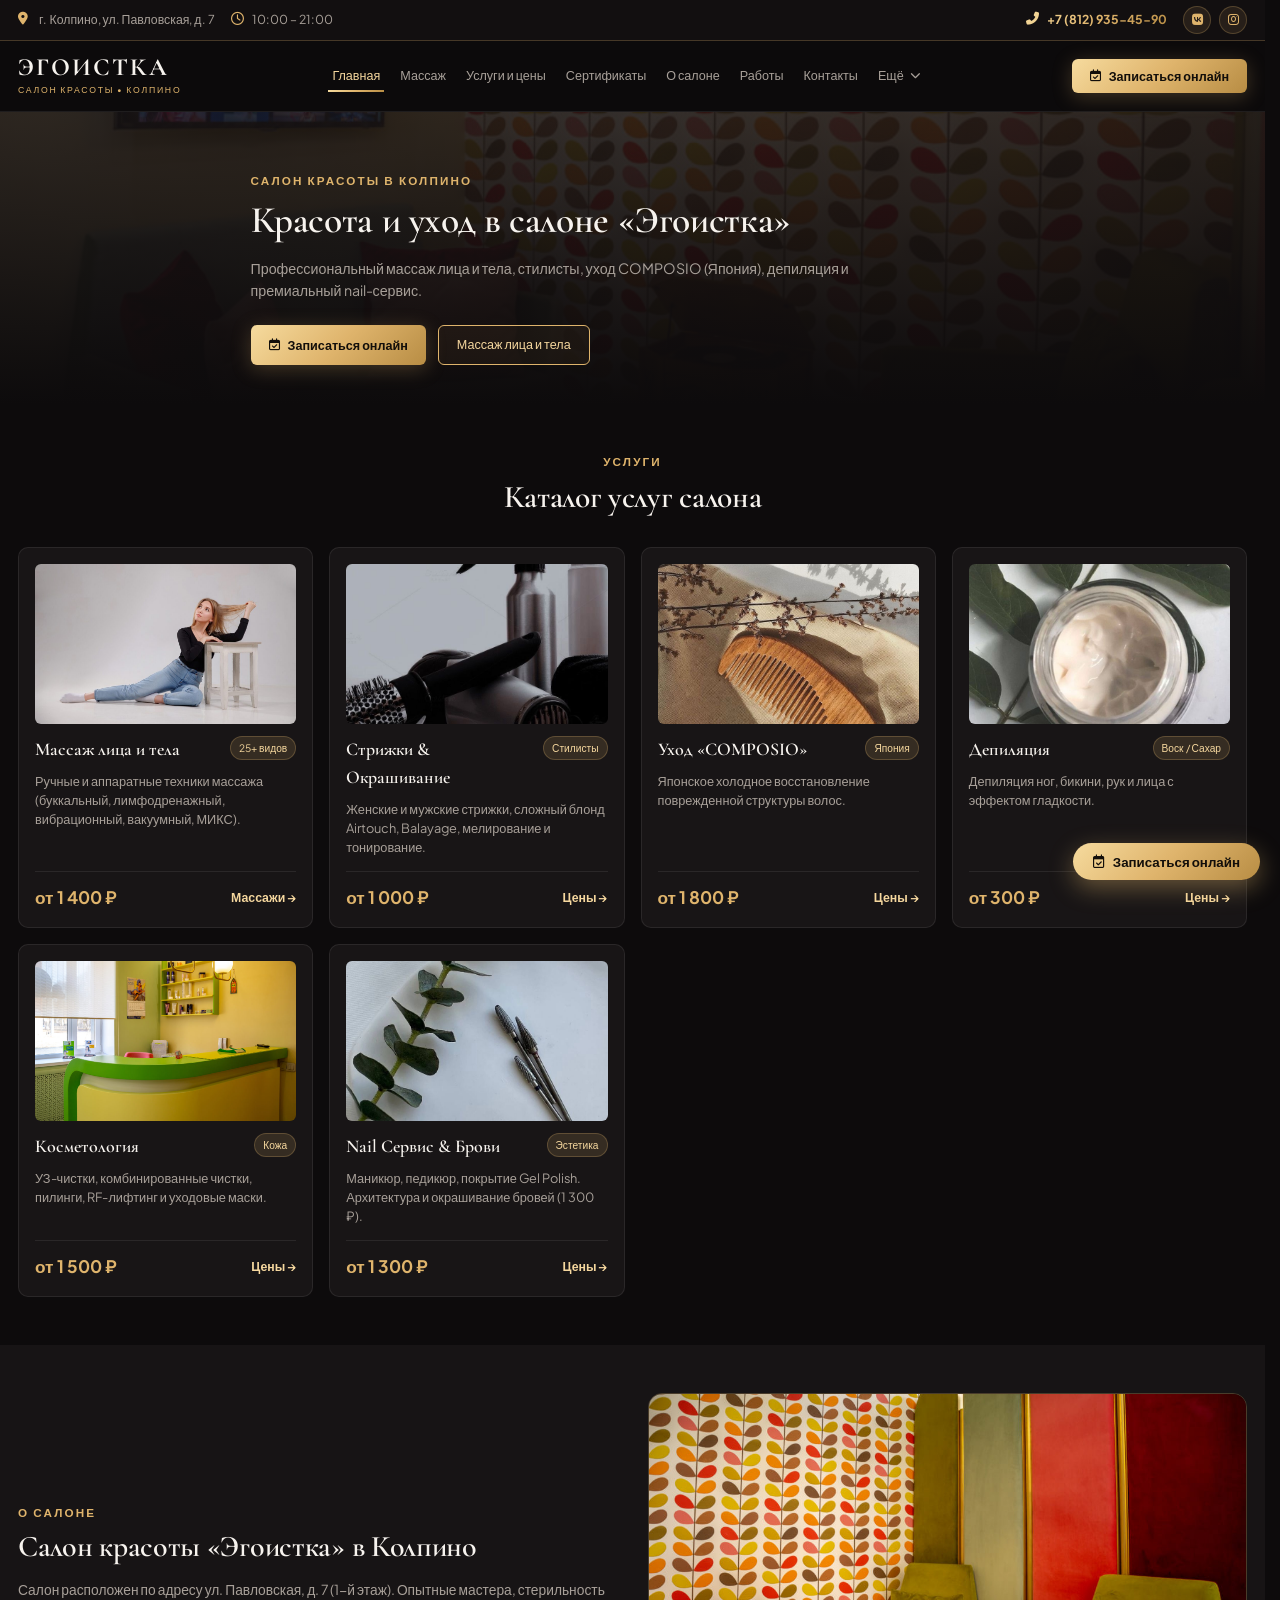
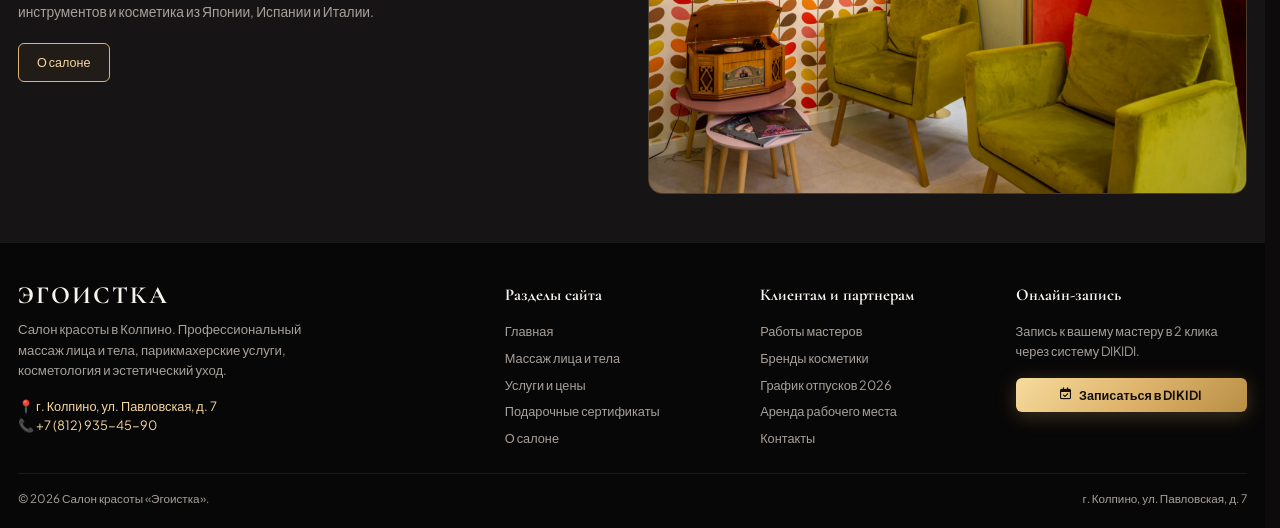
<file: index.html>
<!DOCTYPE html>
<html lang="ru">
<head>
  <meta charset="UTF-8">
  <meta name="viewport" content="width=device-width, initial-scale=1.0">
  <title>Салон красоты "Эгоистка" — Колпино | Массаж, Косметология, Стилисты</title>
  <meta name="description" content="Салон красоты Эгоистка в Колпино. Профессиональный массаж лица и тела, парикмахерские услуги, уход COMPOSIO Япония, депиляция, nail-сервис. Ул. Павловская, д. 7. Телефон: +7 (812) 935-45-90.">
  
  <link rel="stylesheet" href="https://cdnjs.cloudflare.com/ajax/libs/font-awesome/6.4.0/css/all.min.css">
  <link rel="stylesheet" href="style.css">
  <script src="app.js" defer></script>
</head>
<body>

  <!-- Top Contact & Social Bar -->
  <div class="top-bar">
    <div class="container top-bar-inner">
      <div class="top-bar-info">
        <div class="top-bar-item">
          <i class="fas fa-map-marker-alt"></i>
          <span class="address-text">г. Колпино, ул. Павловская, д. 7</span>
        </div>
        <div class="top-bar-item">
          <i class="far fa-clock"></i>
          <span>10:00 – 21:00</span>
        </div>
      </div>
      <div class="top-bar-info">
        <a href="tel:+78129354590" class="top-bar-item gold-text" style="font-weight: 700;">
          <i class="fas fa-phone-alt"></i> +7 (812) 935-45-90
        </a>
        <div class="social-links">
          <a href="https://vk.com/egoistka_kolpino" target="_blank" class="social-icon" title="ВКонтакте">
            <i class="fab fa-vk"></i>
          </a>
          <a href="https://www.instagram.com/salon_egoistcka" target="_blank" class="social-icon" title="Instagram">
            <i class="fab fa-instagram"></i>
          </a>
        </div>
      </div>
    </div>
  </div>

  <!-- Header Navigation -->
  <header class="header">
    <div class="container header-inner">
      <a href="index.html" class="logo-brand">
        <span class="logo-title">ЭГОИСТКА</span>
        <span class="logo-sub">САЛОН КРАСОТЫ • КОЛПИНО</span>
      </a>

      <nav>
        <ul class="nav-menu">
          <li><a href="index.html" class="nav-link active">Главная</a></li>
          <li><a href="massazh-lica-i-tela.html" class="nav-link">Массаж</a></li>
          <li><a href="services.html" class="nav-link">Услуги и цены</a></li>
          <li><a href="bonusy.html" class="nav-link">Сертификаты</a></li>
          <li><a href="nash-salon.html" class="nav-link">О салоне</a></li>
          <li><a href="raboty.html" class="nav-link">Работы</a></li>
          <li><a href="contacts.html" class="nav-link">Контакты</a></li>
          <li class="nav-dropdown">
            <a href="#" class="nav-link">Ещё <i class="fas fa-chevron-down" style="font-size: 0.7rem; margin-left: 2px;"></i></a>
            <ul class="dropdown-menu">
              <li class="dropdown-item"><a href="brendy.html"><i class="fas fa-award"></i> Бренды косметики</a></li>
              <li class="dropdown-item"><a href="grafik-otpuskov.html"><i class="far fa-calendar-alt"></i> График отпусков 2026</a></li>
              <li class="dropdown-item"><a href="arenda-rabochego-mesta.html"><i class="fas fa-chair"></i> Аренда рабочего места</a></li>
            </ul>
          </li>
          <li class="mobile-only-btn" style="width: 100%; margin-top: 12px;">
            <button class="btn-primary btn-dikidi" style="width: 100%; justify-content: center;"><i class="far fa-calendar-check"></i> Записаться онлайн</button>
          </li>
        </ul>
      </nav>

      <button class="btn-primary btn-dikidi desktop-only-btn">
        <i class="far fa-calendar-check"></i> Записаться онлайн
      </button>

      <div class="mobile-toggle">
        <span></span>
        <span></span>
        <span></span>
      </div>
    </div>
  </header>

  <main>
    <!-- Hero Section Optimized for Mobile -->
    <section class="section" style="background: linear-gradient(180deg, rgba(23, 20, 21, 0.85) 0%, var(--bg-dark) 100%), url('assets/orig/salon1.jpg') center/cover no-repeat; padding: 60px 0 40px;">
      <div class="container" style="max-width: 800px;">
        <span class="section-subtitle">Салон красоты в Колпино</span>
        <h1 class="serif-title page-title" style="font-size: 2.5rem; line-height: 1.2; margin-bottom: 14px;">Красота и уход в салоне «Эгоистка»</h1>
        <p class="page-subtitle" style="font-size: 0.95rem; color: var(--text-muted); margin-bottom: 24px; max-width: 620px;">
          Профессиональный массаж лица и тела, стилисты, уход COMPOSIO (Япония), депиляция и премиальный nail-сервис.
        </p>
        <div style="display: flex; gap: 12px; flex-wrap: wrap;">
          <button class="btn-primary btn-dikidi"><i class="far fa-calendar-check"></i> Записаться онлайн</button>
          <a href="massazh-lica-i-tela.html" class="btn-outline">Массаж лица и тела</a>
        </div>
      </div>
    </section>

    <!-- Main Categories Overview Grid -->
    <section class="section">
      <div class="container">
        <div class="section-header">
          <span class="section-subtitle">Услуги</span>
          <h2 class="section-title serif-title">Каталог услуг салона</h2>
        </div>

        <div class="services-grid">
          
          <div class="service-card">
            <div style="border-radius: var(--radius-sm); overflow: hidden; height: 160px; margin-bottom: 12px;">
              <img src="assets/orig/massage1.jpg" alt="Массаж лица и тела" style="width: 100%; height: 100%; object-fit: cover;">
            </div>
            <div class="service-header">
              <h3 class="service-name">Массаж лица и тела</h3>
              <span class="service-badge">25+ видов</span>
            </div>
            <p class="service-desc">Ручные и аппаратные техники массажа (буккальный, лимфодренажный, вибрационный, вакуумный, МИКС).</p>
            <div class="service-footer">
              <span class="service-price">от 1 400 ₽</span>
              <a href="massazh-lica-i-tela.html" class="service-action-btn">Массажи &rarr;</a>
            </div>
          </div>

          <div class="service-card">
            <div style="border-radius: var(--radius-sm); overflow: hidden; height: 160px; margin-bottom: 12px;">
              <img src="assets/orig/parikmaher.jpg" alt="Парикмахерский зал" style="width: 100%; height: 100%; object-fit: cover;">
            </div>
            <div class="service-header">
              <h3 class="service-name">Стрижки & Окрашивание</h3>
              <span class="service-badge">Стилисты</span>
            </div>
            <p class="service-desc">Женские и мужские стрижки, сложный блонд Airtouch, Balayage, мелирование и тонирование.</p>
            <div class="service-footer">
              <span class="service-price">от 1 000 ₽</span>
              <a href="services.html" class="service-action-btn">Цены &rarr;</a>
            </div>
          </div>

          <div class="service-card">
            <div style="border-radius: var(--radius-sm); overflow: hidden; height: 160px; margin-bottom: 12px;">
              <img src="assets/orig/uhod.jpg" alt="Уход COMPOSIO Япония" style="width: 100%; height: 100%; object-fit: cover;">
            </div>
            <div class="service-header">
              <h3 class="service-name">Уход «COMPOSIO»</h3>
              <span class="service-badge">Япония</span>
            </div>
            <p class="service-desc">Японское холодное восстановление поврежденной структуры волос.</p>
            <div class="service-footer">
              <span class="service-price">от 1 800 ₽</span>
              <a href="services.html" class="service-action-btn">Цены &rarr;</a>
            </div>
          </div>

          <div class="service-card">
            <div style="border-radius: var(--radius-sm); overflow: hidden; height: 160px; margin-bottom: 12px;">
              <img src="assets/orig/kosmetologia.jpg" alt="Депиляция Шугаринг Воск" style="width: 100%; height: 100%; object-fit: cover;">
            </div>
            <div class="service-header">
              <h3 class="service-name">Депиляция</h3>
              <span class="service-badge">Воск / Сахар</span>
            </div>
            <p class="service-desc">Депиляция ног, бикини, рук и лица с эффектом гладкости.</p>
            <div class="service-footer">
              <span class="service-price">от 300 ₽</span>
              <a href="services.html" class="service-action-btn">Цены &rarr;</a>
            </div>
          </div>

          <div class="service-card">
            <div style="border-radius: var(--radius-sm); overflow: hidden; height: 160px; margin-bottom: 12px;">
              <img src="assets/orig/salon3.jpg" alt="Косметология" style="width: 100%; height: 100%; object-fit: cover;">
            </div>
            <div class="service-header">
              <h3 class="service-name">Косметология</h3>
              <span class="service-badge">Кожа</span>
            </div>
            <p class="service-desc">УЗ-чистки, комбинированные чистки, пилинги, RF-лифтинг и уходовые маски.</p>
            <div class="service-footer">
              <span class="service-price">от 1 500 ₽</span>
              <a href="services.html" class="service-action-btn">Цены &rarr;</a>
            </div>
          </div>

          <div class="service-card">
            <div style="border-radius: var(--radius-sm); overflow: hidden; height: 160px; margin-bottom: 12px;">
              <img src="assets/orig/manikjur.jpg" alt="Nail Сервис" style="width: 100%; height: 100%; object-fit: cover;">
            </div>
            <div class="service-header">
              <h3 class="service-name">Nail Сервис & Брови</h3>
              <span class="service-badge">Эстетика</span>
            </div>
            <p class="service-desc">Маникюр, педикюр, покрытие Gel Polish. Архитектура и окрашивание бровей (1 300 ₽).</p>
            <div class="service-footer">
              <span class="service-price">от 1 300 ₽</span>
              <a href="services.html" class="service-action-btn">Цены &rarr;</a>
            </div>
          </div>

        </div>
      </div>
    </section>

    <!-- Quick Info Banner -->
    <section class="section" style="background: var(--bg-surface);">
      <div class="container" style="display: grid; grid-template-columns: 1fr 1fr; gap: 30px; align-items: center;">
        <div>
          <span class="section-subtitle">О салоне</span>
          <h2 class="serif-title section-title" style="font-size: 2rem; margin-bottom: 14px;">Салон красоты «Эгоистка» в Колпино</h2>
          <p style="color: var(--text-muted); font-size: 0.92rem; margin-bottom: 20px; line-height: 1.6;">
            Салон расположен по адресу ул. Павловская, д. 7 (1-й этаж). Опытные мастера, стерильность инструментов и косметика из Японии, Испании и Италии.
          </p>
          <a href="nash-salon.html" class="btn-outline">О салоне</a>
        </div>
        <div style="border-radius: var(--radius-lg); overflow: hidden; border: 1px solid var(--border-gold);">
          <img src="assets/orig/salon2.jpg" alt="Интерьер салона Эгоистка Колпино">
        </div>
      </div>
    </section>
  </main>

  <footer class="footer">
    <div class="container">
      <div class="footer-grid">
        <div>
          <div class="logo-title serif-title" style="margin-bottom: 12px;">ЭГОИСТКА</div>
          <p style="color: var(--text-muted); font-size: 0.88rem; max-width: 320px; margin-bottom: 16px;">
            Салон красоты в Колпино. Профессиональный массаж лица и тела, парикмахерские услуги, косметология и эстетический уход.
          </p>
          <div style="font-size: 0.85rem; color: var(--gold-light);">
            📍 г. Колпино, ул. Павловская, д. 7<br>
            📞 +7 (812) 935-45-90
          </div>
        </div>

        <div>
          <h4 class="footer-col-title">Разделы сайта</h4>
          <ul class="footer-links">
            <li><a href="index.html">Главная</a></li>
            <li><a href="massazh-lica-i-tela.html">Массаж лица и тела</a></li>
            <li><a href="services.html">Услуги и цены</a></li>
            <li><a href="bonusy.html">Подарочные сертификаты</a></li>
            <li><a href="nash-salon.html">О салоне</a></li>
          </ul>
        </div>

        <div>
          <h4 class="footer-col-title">Клиентам и партнерам</h4>
          <ul class="footer-links">
            <li><a href="raboty.html">Работы мастеров</a></li>
            <li><a href="brendy.html">Бренды косметики</a></li>
            <li><a href="grafik-otpuskov.html">График отпусков 2026</a></li>
            <li><a href="arenda-rabochego-mesta.html">Аренда рабочего места</a></li>
            <li><a href="contacts.html">Контакты</a></li>
          </ul>
        </div>

        <div>
          <h4 class="footer-col-title">Онлайн-запись</h4>
          <p style="font-size: 0.85rem; color: var(--text-muted); margin-bottom: 16px;">Запись к вашему мастеру в 2 клика через систему DIKIDI.</p>
          <button class="btn-primary btn-dikidi" style="width: 100%; justify-content: center;"><i class="far fa-calendar-check"></i> Записаться в DIKIDI</button>
        </div>
      </div>

      <div class="footer-bottom">
        <div>© 2026 Салон красоты «Эгоистка».</div>
        <div>г. Колпино, ул. Павловская, д. 7</div>
      </div>
    </div>
  </footer>

  <button class="floating-booking btn-dikidi">
    <i class="far fa-calendar-check"></i> Записаться онлайн
  </button>

  <div id="dikidiModal" class="modal-overlay">
    <div class="modal-content">
      <div class="modal-header">
        <h3 class="serif-title gold-text" style="font-size: 1.3rem;">Онлайн-запись в салон «Эгоистка»</h3>
        <button class="modal-close">&times;</button>
      </div>
      <div class="modal-body">
        <iframe id="dikidiIframe" src="https://dikidi.net/#widget=51285" title="DIKIDI Booking Widget"></iframe>
      </div>
    </div>
  </div>

</body>
</html>
</file>
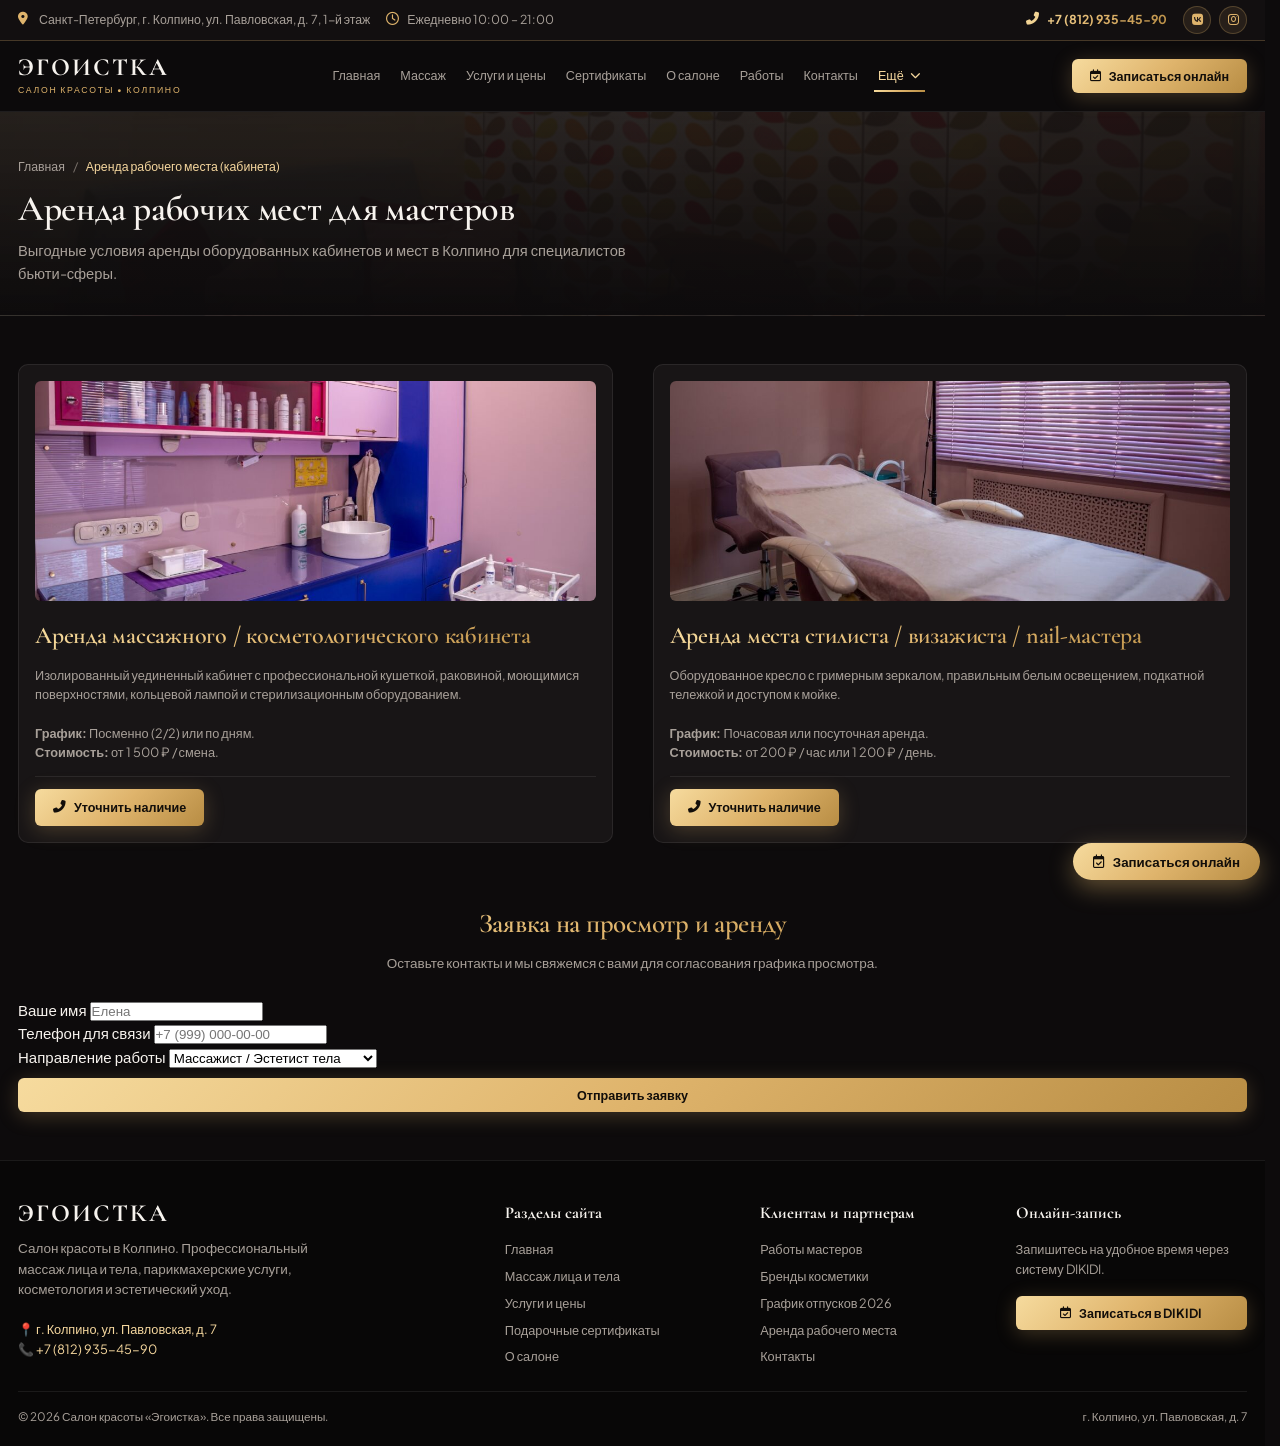
<file: arenda-rabochego-mesta.html>
<!DOCTYPE html>
<html lang="ru">
<head>
  <meta charset="UTF-8">
  <meta name="viewport" content="width=device-width, initial-scale=1.0">
  <title>Аренда рабочего места (кабинета) — Салон красоты "Эгоистка" (Колпино)</title>
  <meta name="description" content="Аренда оборудованных рабочих мест и кабинетов для мастеров бьюти-сферы в Колпино: массажистов, косметологов, стилистов, визажистов. Ул. Павловская, д. 7. Телефон: +7 (812) 935-45-90.">
  
  <link rel="stylesheet" href="https://cdnjs.cloudflare.com/ajax/libs/font-awesome/6.4.0/css/all.min.css">
  <link rel="stylesheet" href="style.css">
  <script src="app.js" defer></script>
</head>
<body>

  <!-- Top Contact Bar -->
  <div class="top-bar">
    <div class="container top-bar-inner">
      <div class="top-bar-info">
        <div class="top-bar-item">
          <i class="fas fa-map-marker-alt"></i>
          <span>Санкт-Петербург, г. Колпино, ул. Павловская, д. 7, 1-й этаж</span>
        </div>
        <div class="top-bar-item">
          <i class="far fa-clock"></i>
          <span>Ежедневно 10:00 – 21:00</span>
        </div>
      </div>
      <div class="top-bar-info">
        <a href="tel:+78129354590" class="top-bar-item gold-text" style="font-weight: 700;">
          <i class="fas fa-phone-alt"></i> +7 (812) 935-45-90
        </a>
        <div class="social-links">
          <a href="https://vk.com/egoistka_kolpino" target="_blank" class="social-icon" title="ВКонтакте">
            <i class="fab fa-vk"></i>
          </a>
          <a href="https://www.instagram.com/salon_egoistcka" target="_blank" class="social-icon" title="Instagram">
            <i class="fab fa-instagram"></i>
          </a>
        </div>
      </div>
    </div>
  </div>

  <!-- Header Navigation -->
  <header class="header">
    <div class="container header-inner">
      <a href="index.html" class="logo-brand">
        <span class="logo-title">ЭГОИСТКА</span>
        <span class="logo-sub">САЛОН КРАСОТЫ • КОЛПИНО</span>
      </a>

      <nav>
        <ul class="nav-menu">
          <li><a href="index.html" class="nav-link">Главная</a></li>
          <li><a href="massazh-lica-i-tela.html" class="nav-link">Массаж</a></li>
          <li><a href="services.html" class="nav-link">Услуги и цены</a></li>
          <li><a href="bonusy.html" class="nav-link">Сертификаты</a></li>
          <li><a href="nash-salon.html" class="nav-link">О салоне</a></li>
          <li><a href="raboty.html" class="nav-link">Работы</a></li>
          <li><a href="contacts.html" class="nav-link">Контакты</a></li>
          <li class="nav-dropdown">
            <a href="#" class="nav-link active">Ещё <i class="fas fa-chevron-down" style="font-size: 0.7rem; margin-left: 2px;"></i></a>
            <ul class="dropdown-menu">
              <li class="dropdown-item"><a href="brendy.html"><i class="fas fa-award"></i> Бренды косметики</a></li>
              <li class="dropdown-item"><a href="grafik-otpuskov.html"><i class="far fa-calendar-alt"></i> График отпусков 2026</a></li>
              <li class="dropdown-item"><a href="arenda-rabochego-mesta.html"><i class="fas fa-chair"></i> Аренда рабочего места</a></li>
            </ul>
          </li>
        </ul>
      </nav>

      <button class="btn-primary btn-dikidi">
        <i class="far fa-calendar-check"></i> Записаться онлайн
      </button>

      <div class="mobile-toggle">
        <span></span>
        <span></span>
        <span></span>
      </div>
    </div>
  </header>

  <main>
    <div class="page-hero">
      <div class="container">
        <div class="breadcrumbs">
          <a href="index.html">Главная</a>
          <span>/</span>
          <span style="color: var(--gold-light);">Аренда рабочего места (кабинета)</span>
        </div>
        <h1 class="page-title serif-title">Аренда рабочих мест для мастеров</h1>
        <p class="page-subtitle">Выгодные условия аренды оборудованных кабинетов и мест в Колпино для специалистов бьюти-сферы.</p>
      </div>
    </div>

    <section class="section">
      <div class="container">
        
        <div style="display: grid; grid-template-columns: 1fr 1fr; gap: 40px; margin-bottom: 60px;">
          <div class="service-card">
            <div style="border-radius: var(--radius-sm); overflow: hidden; height: 220px; margin-bottom: 16px;">
              <img src="assets/orig/arenda1.jpg" alt="Массажный кабинет в аренду" style="width: 100%; height: 100%; object-fit: cover;">
            </div>
            <h3 class="serif-title gold-text" style="font-size: 1.6rem; margin-bottom: 12px;">Аренда массажного / косметологического кабинета</h3>
            <p class="service-desc">
              Изолированный уединенный кабинет с профессиональной кушеткой, раковиной, моющимися поверхностями, кольцевой лампой и стерилизационным оборудованием.<br><br>
              <strong>График:</strong> Посменно (2/2) или по дням.<br>
              <strong>Стоимость:</strong> от 1 500 ₽ / смена.
            </p>
            <div class="service-footer">
              <a href="tel:+78129354590" class="btn-primary"><i class="fas fa-phone-alt"></i> Уточнить наличие</a>
            </div>
          </div>

          <div class="service-card">
            <div style="border-radius: var(--radius-sm); overflow: hidden; height: 220px; margin-bottom: 16px;">
              <img src="assets/orig/arenda2.jpg" alt="Рабочее место стилиста в аренду" style="width: 100%; height: 100%; object-fit: cover;">
            </div>
            <h3 class="serif-title gold-text" style="font-size: 1.6rem; margin-bottom: 12px;">Аренда места стилиста / визажиста / nail-мастера</h3>
            <p class="service-desc">
              Оборудованное кресло с гримерным зеркалом, правильным белым освещением, подкатной тележкой и доступом к мойке.<br><br>
              <strong>График:</strong> Почасовая или посуточная аренда.<br>
              <strong>Стоимость:</strong> от 200 ₽ / час или 1 200 ₽ / день.
            </p>
            <div class="service-footer">
              <a href="tel:+78129354590" class="btn-primary"><i class="fas fa-phone-alt"></i> Уточнить наличие</a>
            </div>
          </div>
        </div>

        <!-- Application Form Card -->
        <div class="form-card">
          <h3 class="serif-title gold-text" style="font-size: 1.8rem; text-align: center; margin-bottom: 8px;">Заявка на просмотр и аренду</h3>
          <p style="text-align: center; color: var(--text-muted); font-size: 0.9rem; margin-bottom: 24px;">Оставьте контакты и мы свяжемся с вами для согласования графика просмотра.</p>
          
          <form onsubmit="event.preventDefault(); alert('Спасибо! Ваша заявка принята. Администратор салона Эгоистка свяжется с вами по указанному номеру.');">
            <div class="form-group">
              <label class="form-label">Ваше имя</label>
              <input type="text" class="form-input" placeholder="Елена" required>
            </div>
            <div class="form-group">
              <label class="form-label">Телефон для связи</label>
              <input type="tel" class="form-input" placeholder="+7 (999) 000-00-00" required>
            </div>
            <div class="form-group">
              <label class="form-label">Направление работы</label>
              <select class="form-select">
                <option>Массажист / Эстетист тела</option>
                <option>Косметолог</option>
                <option>Стилист-парикмахер</option>
                <option>Nail-мастер</option>
                <option>Мастер по бровям / ресницам</option>
              </select>
            </div>
            <button type="submit" class="btn-primary" style="width: 100%; justify-content: center; margin-top: 10px;">Отправить заявку</button>
          </form>
        </div>

      </div>
    </section>
  </main>

  <footer class="footer">
    <div class="container">
      <div class="footer-grid">
        <div>
          <div class="logo-title serif-title" style="margin-bottom: 12px;">ЭГОИСТКА</div>
          <p style="color: var(--text-muted); font-size: 0.9rem; max-width: 320px; margin-bottom: 20px;">
            Салон красоты в Колпино. Профессиональный массаж лица и тела, парикмахерские услуги, косметология и эстетический уход.
          </p>
          <div style="font-size: 0.85rem; color: var(--gold-light);">
            📍 г. Колпино, ул. Павловская, д. 7<br>
            📞 +7 (812) 935-45-90
          </div>
        </div>

        <div>
          <h4 class="footer-col-title">Разделы сайта</h4>
          <ul class="footer-links">
            <li><a href="index.html">Главная</a></li>
            <li><a href="massazh-lica-i-tela.html">Массаж лица и тела</a></li>
            <li><a href="services.html">Услуги и цены</a></li>
            <li><a href="bonusy.html">Подарочные сертификаты</a></li>
            <li><a href="nash-salon.html">О салоне</a></li>
          </ul>
        </div>

        <div>
          <h4 class="footer-col-title">Клиентам и партнерам</h4>
          <ul class="footer-links">
            <li><a href="raboty.html">Работы мастеров</a></li>
            <li><a href="brendy.html">Бренды косметики</a></li>
            <li><a href="grafik-otpuskov.html">График отпусков 2026</a></li>
            <li><a href="arenda-rabochego-mesta.html">Аренда рабочего места</a></li>
            <li><a href="contacts.html">Контакты</a></li>
          </ul>
        </div>

        <div>
          <h4 class="footer-col-title">Онлайн-запись</h4>
          <p style="font-size: 0.85rem; color: var(--text-muted); margin-bottom: 16px;">Запишитесь на удобное время через систему DIKIDI.</p>
          <button class="btn-primary btn-dikidi" style="width: 100%; justify-content: center;"><i class="far fa-calendar-check"></i> Записаться в DIKIDI</button>
        </div>
      </div>

      <div class="footer-bottom">
        <div>© 2026 Салон красоты «Эгоистка». Все права защищены.</div>
        <div>г. Колпино, ул. Павловская, д. 7</div>
      </div>
    </div>
  </footer>

  <button class="floating-booking btn-dikidi"><i class="far fa-calendar-check"></i> Записаться онлайн</button>

  <div id="dikidiModal" class="modal-overlay">
    <div class="modal-content">
      <div class="modal-header">
        <h3 class="serif-title gold-text" style="font-size: 1.4rem;">Онлайн-запись в салон «Эгоистка»</h3>
        <button class="modal-close">&times;</button>
      </div>
      <div class="modal-body">
        <iframe id="dikidiIframe" src="https://dikidi.net/#widget=51285" title="DIKIDI Booking Widget"></iframe>
      </div>
    </div>
  </div>

</body>
</html>
</file>
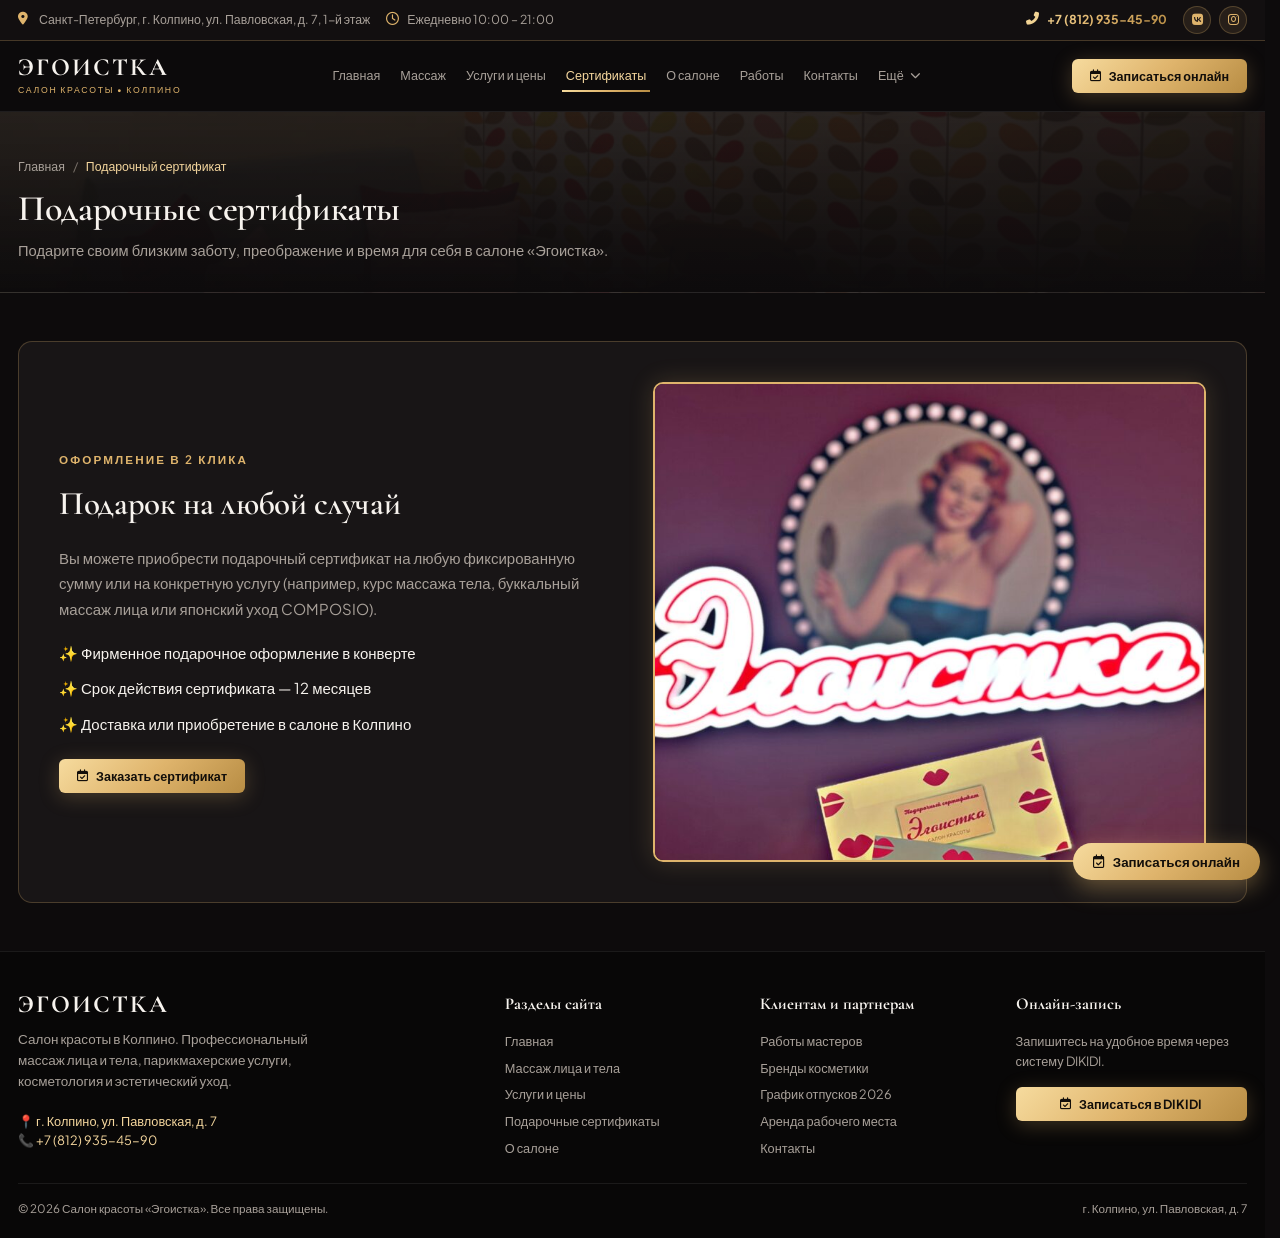
<file: bonusy.html>
<!DOCTYPE html>
<html lang="ru">
<head>
  <meta charset="UTF-8">
  <meta name="viewport" content="width=device-width, initial-scale=1.0">
  <title>Подарочный сертификат — Салон красоты "Эгоистка" (г. Колпино)</title>
  <meta name="description" content="Подарочные сертификаты салона красоты Эгоистка в Колпино. Идеальный подарок на любой случай: массаж, уход, стилисты, маникюр. Номиналы от 1000 руб. Телефон: +7 (812) 935-45-90.">
  
  <link rel="stylesheet" href="https://cdnjs.cloudflare.com/ajax/libs/font-awesome/6.4.0/css/all.min.css">
  <link rel="stylesheet" href="style.css">
  <script src="app.js" defer></script>
</head>
<body>

  <!-- Top Contact Bar -->
  <div class="top-bar">
    <div class="container top-bar-inner">
      <div class="top-bar-info">
        <div class="top-bar-item">
          <i class="fas fa-map-marker-alt"></i>
          <span>Санкт-Петербург, г. Колпино, ул. Павловская, д. 7, 1-й этаж</span>
        </div>
        <div class="top-bar-item">
          <i class="far fa-clock"></i>
          <span>Ежедневно 10:00 – 21:00</span>
        </div>
      </div>
      <div class="top-bar-info">
        <a href="tel:+78129354590" class="top-bar-item gold-text" style="font-weight: 700;">
          <i class="fas fa-phone-alt"></i> +7 (812) 935-45-90
        </a>
        <div class="social-links">
          <a href="https://vk.com/egoistka_kolpino" target="_blank" class="social-icon" title="ВКонтакте">
            <i class="fab fa-vk"></i>
          </a>
          <a href="https://www.instagram.com/salon_egoistcka" target="_blank" class="social-icon" title="Instagram">
            <i class="fab fa-instagram"></i>
          </a>
        </div>
      </div>
    </div>
  </div>

  <!-- Header Navigation -->
  <header class="header">
    <div class="container header-inner">
      <a href="index.html" class="logo-brand">
        <span class="logo-title">ЭГОИСТКА</span>
        <span class="logo-sub">САЛОН КРАСОТЫ • КОЛПИНО</span>
      </a>

      <nav>
        <ul class="nav-menu">
          <li><a href="index.html" class="nav-link">Главная</a></li>
          <li><a href="massazh-lica-i-tela.html" class="nav-link">Массаж</a></li>
          <li><a href="services.html" class="nav-link">Услуги и цены</a></li>
          <li><a href="bonusy.html" class="nav-link active">Сертификаты</a></li>
          <li><a href="nash-salon.html" class="nav-link">О салоне</a></li>
          <li><a href="raboty.html" class="nav-link">Работы</a></li>
          <li><a href="contacts.html" class="nav-link">Контакты</a></li>
          <li class="nav-dropdown">
            <a href="#" class="nav-link">Ещё <i class="fas fa-chevron-down" style="font-size: 0.7rem; margin-left: 2px;"></i></a>
            <ul class="dropdown-menu">
              <li class="dropdown-item"><a href="brendy.html"><i class="fas fa-award"></i> Бренды косметики</a></li>
              <li class="dropdown-item"><a href="grafik-otpuskov.html"><i class="far fa-calendar-alt"></i> График отпусков 2026</a></li>
              <li class="dropdown-item"><a href="arenda-rabochego-mesta.html"><i class="fas fa-chair"></i> Аренда рабочего места</a></li>
            </ul>
          </li>
        </ul>
      </nav>

      <button class="btn-primary btn-dikidi">
        <i class="far fa-calendar-check"></i> Записаться онлайн
      </button>

      <div class="mobile-toggle">
        <span></span>
        <span></span>
        <span></span>
      </div>
    </div>
  </header>

  <main>
    <div class="page-hero">
      <div class="container">
        <div class="breadcrumbs">
          <a href="index.html">Главная</a>
          <span>/</span>
          <span style="color: var(--gold-light);">Подарочный сертификат</span>
        </div>
        <h1 class="page-title serif-title">Подарочные сертификаты</h1>
        <p class="page-subtitle">Подарите своим близким заботу, преображение и время для себя в салоне «Эгоистка».</p>
      </div>
    </div>

    <section class="section">
      <div class="container">
        <div style="display: grid; grid-template-columns: 1fr 1fr; gap: 40px; align-items: center; background: var(--bg-card); border: 1px solid var(--border-gold); padding: 40px; border-radius: var(--radius-lg);">
          <div>
            <span class="section-subtitle">Оформление в 2 клика</span>
            <h2 class="serif-title" style="font-size: 2.2rem; margin-bottom: 16px;">Подарок на любой случай</h2>
            <p style="color: var(--text-muted); margin-bottom: 20px; line-height: 1.7;">
              Вы можете приобрести подарочный сертификат на любую фиксированную сумму или на конкретную услугу (например, курс массажа тела, буккальный массаж лица или японский уход COMPOSIO).
            </p>
            <ul style="list-style: none; display: flex; flex-direction: column; gap: 12px; margin-bottom: 24px; color: var(--text-main);">
              <li>✨ Фирменное подарочное оформление в конверте</li>
              <li>✨ Срок действия сертификата — 12 месяцев</li>
              <li>✨ Доставка или приобретение в салоне в Колпино</li>
            </ul>
            <button class="btn-primary btn-dikidi"><i class="far fa-calendar-check"></i> Заказать сертификат</button>
          </div>

          <div style="border-radius: var(--radius-md); overflow: hidden; border: 2px solid var(--gold-primary); max-height: 480px; text-align: center; box-shadow: var(--gold-glow);">
            <img src="assets/orig/cert.jpg" alt="Оригинальный подарочный сертификат салона Эгоистка" style="width: 100%; height: 100%; object-fit: cover;">
          </div>
        </div>
      </div>
    </section>
  </main>

  <footer class="footer">
    <div class="container">
      <div class="footer-grid">
        <div>
          <div class="logo-title serif-title" style="margin-bottom: 12px;">ЭГОИСТКА</div>
          <p style="color: var(--text-muted); font-size: 0.9rem; max-width: 320px; margin-bottom: 20px;">
            Салон красоты в Колпино. Профессиональный массаж лица и тела, парикмахерские услуги, косметология и эстетический уход.
          </p>
          <div style="font-size: 0.85rem; color: var(--gold-light);">
            📍 г. Колпино, ул. Павловская, д. 7<br>
            📞 +7 (812) 935-45-90
          </div>
        </div>

        <div>
          <h4 class="footer-col-title">Разделы сайта</h4>
          <ul class="footer-links">
            <li><a href="index.html">Главная</a></li>
            <li><a href="massazh-lica-i-tela.html">Массаж лица и тела</a></li>
            <li><a href="services.html">Услуги и цены</a></li>
            <li><a href="bonusy.html">Подарочные сертификаты</a></li>
            <li><a href="nash-salon.html">О салоне</a></li>
          </ul>
        </div>

        <div>
          <h4 class="footer-col-title">Клиентам и партнерам</h4>
          <ul class="footer-links">
            <li><a href="raboty.html">Работы мастеров</a></li>
            <li><a href="brendy.html">Бренды косметики</a></li>
            <li><a href="grafik-otpuskov.html">График отпусков 2026</a></li>
            <li><a href="arenda-rabochego-mesta.html">Аренда рабочего места</a></li>
            <li><a href="contacts.html">Контакты</a></li>
          </ul>
        </div>

        <div>
          <h4 class="footer-col-title">Онлайн-запись</h4>
          <p style="font-size: 0.85rem; color: var(--text-muted); margin-bottom: 16px;">Запишитесь на удобное время через систему DIKIDI.</p>
          <button class="btn-primary btn-dikidi" style="width: 100%; justify-content: center;"><i class="far fa-calendar-check"></i> Записаться в DIKIDI</button>
        </div>
      </div>

      <div class="footer-bottom">
        <div>© 2026 Салон красоты «Эгоистка». Все права защищены.</div>
        <div>г. Колпино, ул. Павловская, д. 7</div>
      </div>
    </div>
  </footer>

  <button class="floating-booking btn-dikidi"><i class="far fa-calendar-check"></i> Записаться онлайн</button>

  <div id="dikidiModal" class="modal-overlay">
    <div class="modal-content">
      <div class="modal-header">
        <h3 class="serif-title gold-text" style="font-size: 1.4rem;">Онлайн-запись в салон «Эгоистка»</h3>
        <button class="modal-close">&times;</button>
      </div>
      <div class="modal-body">
        <iframe id="dikidiIframe" src="https://dikidi.net/#widget=51285" title="DIKIDI Booking Widget"></iframe>
      </div>
    </div>
  </div>

</body>
</html>
</file>
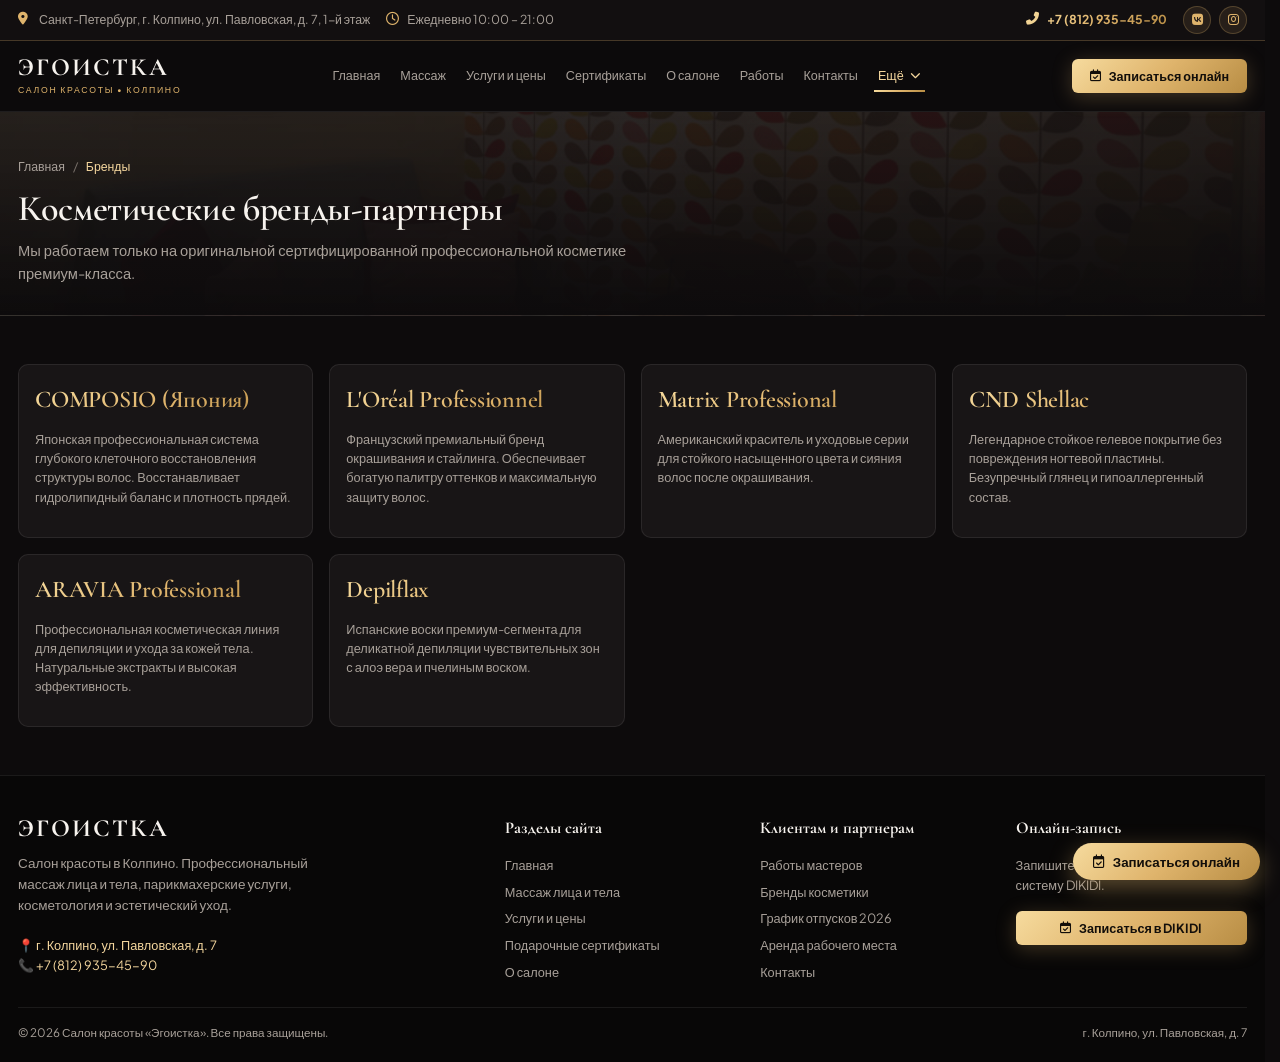
<file: brendy.html>
<!DOCTYPE html>
<html lang="ru">
<head>
  <meta charset="UTF-8">
  <meta name="viewport" content="width=device-width, initial-scale=1.0">
  <title>Бренды — Салон красоты "Эгоистка" (Колпино)</title>
  <meta name="description" content="Профессиональная косметика и бренды салона красоты Эгоистка в Колпино: COMPOSIO Япония, L'Oreal, Matrix, CND, ARAVIA, Depilflax. Телефон: +7 (812) 935-45-90.">
  
  <link rel="stylesheet" href="https://cdnjs.cloudflare.com/ajax/libs/font-awesome/6.4.0/css/all.min.css">
  <link rel="stylesheet" href="style.css">
  <script src="app.js" defer></script>
</head>
<body>

  <!-- Top Contact Bar -->
  <div class="top-bar">
    <div class="container top-bar-inner">
      <div class="top-bar-info">
        <div class="top-bar-item">
          <i class="fas fa-map-marker-alt"></i>
          <span>Санкт-Петербург, г. Колпино, ул. Павловская, д. 7, 1-й этаж</span>
        </div>
        <div class="top-bar-item">
          <i class="far fa-clock"></i>
          <span>Ежедневно 10:00 – 21:00</span>
        </div>
      </div>
      <div class="top-bar-info">
        <a href="tel:+78129354590" class="top-bar-item gold-text" style="font-weight: 700;">
          <i class="fas fa-phone-alt"></i> +7 (812) 935-45-90
        </a>
        <div class="social-links">
          <a href="https://vk.com/egoistka_kolpino" target="_blank" class="social-icon" title="ВКонтакте">
            <i class="fab fa-vk"></i>
          </a>
          <a href="https://www.instagram.com/salon_egoistcka" target="_blank" class="social-icon" title="Instagram">
            <i class="fab fa-instagram"></i>
          </a>
        </div>
      </div>
    </div>
  </div>

  <!-- Header Navigation -->
  <header class="header">
    <div class="container header-inner">
      <a href="index.html" class="logo-brand">
        <span class="logo-title">ЭГОИСТКА</span>
        <span class="logo-sub">САЛОН КРАСОТЫ • КОЛПИНО</span>
      </a>

      <nav>
        <ul class="nav-menu">
          <li><a href="index.html" class="nav-link">Главная</a></li>
          <li><a href="massazh-lica-i-tela.html" class="nav-link">Массаж</a></li>
          <li><a href="services.html" class="nav-link">Услуги и цены</a></li>
          <li><a href="bonusy.html" class="nav-link">Сертификаты</a></li>
          <li><a href="nash-salon.html" class="nav-link">О салоне</a></li>
          <li><a href="raboty.html" class="nav-link">Работы</a></li>
          <li><a href="contacts.html" class="nav-link">Контакты</a></li>
          <li class="nav-dropdown">
            <a href="#" class="nav-link active">Ещё <i class="fas fa-chevron-down" style="font-size: 0.7rem; margin-left: 2px;"></i></a>
            <ul class="dropdown-menu">
              <li class="dropdown-item"><a href="brendy.html"><i class="fas fa-award"></i> Бренды косметики</a></li>
              <li class="dropdown-item"><a href="grafik-otpuskov.html"><i class="far fa-calendar-alt"></i> График отпусков 2026</a></li>
              <li class="dropdown-item"><a href="arenda-rabochego-mesta.html"><i class="fas fa-chair"></i> Аренда рабочего места</a></li>
            </ul>
          </li>
        </ul>
      </nav>

      <button class="btn-primary btn-dikidi">
        <i class="far fa-calendar-check"></i> Записаться онлайн
      </button>

      <div class="mobile-toggle">
        <span></span>
        <span></span>
        <span></span>
      </div>
    </div>
  </header>

  <main>
    <div class="page-hero">
      <div class="container">
        <div class="breadcrumbs">
          <a href="index.html">Главная</a>
          <span>/</span>
          <span style="color: var(--gold-light);">Бренды</span>
        </div>
        <h1 class="page-title serif-title">Косметические бренды-партнеры</h1>
        <p class="page-subtitle">Мы работаем только на оригинальной сертифицированной профессиональной косметике премиум-класса.</p>
      </div>
    </div>

    <section class="section">
      <div class="container">
        <div class="services-grid">
          
          <div class="service-card">
            <h3 class="serif-title gold-text" style="font-size: 1.6rem; margin-bottom: 12px;">COMPOSIO (Япония)</h3>
            <p class="service-desc">Японская профессиональная система глубокого клеточного восстановления структуры волос. Восстанавливает гидролипидный баланс и плотность прядей.</p>
          </div>

          <div class="service-card">
            <h3 class="serif-title gold-text" style="font-size: 1.6rem; margin-bottom: 12px;">L'Oréal Professionnel</h3>
            <p class="service-desc">Французский премиальный бренд окрашивания и стайлинга. Обеспечивает богатую палитру оттенков и максимальную защиту волос.</p>
          </div>

          <div class="service-card">
            <h3 class="serif-title gold-text" style="font-size: 1.6rem; margin-bottom: 12px;">Matrix Professional</h3>
            <p class="service-desc">Американский краситель и уходовые серии для стойкого насыщенного цвета и сияния волос после окрашивания.</p>
          </div>

          <div class="service-card">
            <h3 class="serif-title gold-text" style="font-size: 1.6rem; margin-bottom: 12px;">CND Shellac</h3>
            <p class="service-desc">Легендарное стойкое гелевое покрытие без повреждения ногтевой пластины. Безупречный глянец и гипоаллергенный состав.</p>
          </div>

          <div class="service-card">
            <h3 class="serif-title gold-text" style="font-size: 1.6rem; margin-bottom: 12px;">ARAVIA Professional</h3>
            <p class="service-desc">Профессиональная косметическая линия для депиляции и ухода за кожей тела. Натуральные экстракты и высокая эффективность.</p>
          </div>

          <div class="service-card">
            <h3 class="serif-title gold-text" style="font-size: 1.6rem; margin-bottom: 12px;">Depilflax</h3>
            <p class="service-desc">Испанские воски премиум-сегмента для деликатной депиляции чувствительных зон с алоэ вера и пчелиным воском.</p>
          </div>

        </div>
      </div>
    </section>
  </main>

  <footer class="footer">
    <div class="container">
      <div class="footer-grid">
        <div>
          <div class="logo-title serif-title" style="margin-bottom: 12px;">ЭГОИСТКА</div>
          <p style="color: var(--text-muted); font-size: 0.9rem; max-width: 320px; margin-bottom: 20px;">
            Салон красоты в Колпино. Профессиональный массаж лица и тела, парикмахерские услуги, косметология и эстетический уход.
          </p>
          <div style="font-size: 0.85rem; color: var(--gold-light);">
            📍 г. Колпино, ул. Павловская, д. 7<br>
            📞 +7 (812) 935-45-90
          </div>
        </div>

        <div>
          <h4 class="footer-col-title">Разделы сайта</h4>
          <ul class="footer-links">
            <li><a href="index.html">Главная</a></li>
            <li><a href="massazh-lica-i-tela.html">Массаж лица и тела</a></li>
            <li><a href="services.html">Услуги и цены</a></li>
            <li><a href="bonusy.html">Подарочные сертификаты</a></li>
            <li><a href="nash-salon.html">О салоне</a></li>
          </ul>
        </div>

        <div>
          <h4 class="footer-col-title">Клиентам и партнерам</h4>
          <ul class="footer-links">
            <li><a href="raboty.html">Работы мастеров</a></li>
            <li><a href="brendy.html">Бренды косметики</a></li>
            <li><a href="grafik-otpuskov.html">График отпусков 2026</a></li>
            <li><a href="arenda-rabochego-mesta.html">Аренда рабочего места</a></li>
            <li><a href="contacts.html">Контакты</a></li>
          </ul>
        </div>

        <div>
          <h4 class="footer-col-title">Онлайн-запись</h4>
          <p style="font-size: 0.85rem; color: var(--text-muted); margin-bottom: 16px;">Запишитесь на удобное время через систему DIKIDI.</p>
          <button class="btn-primary btn-dikidi" style="width: 100%; justify-content: center;"><i class="far fa-calendar-check"></i> Записаться в DIKIDI</button>
        </div>
      </div>

      <div class="footer-bottom">
        <div>© 2026 Салон красоты «Эгоистка». Все права защищены.</div>
        <div>г. Колпино, ул. Павловская, д. 7</div>
      </div>
    </div>
  </footer>

  <button class="floating-booking btn-dikidi"><i class="far fa-calendar-check"></i> Записаться онлайн</button>

  <div id="dikidiModal" class="modal-overlay">
    <div class="modal-content">
      <div class="modal-header">
        <h3 class="serif-title gold-text" style="font-size: 1.4rem;">Онлайн-запись в салон «Эгоистка»</h3>
        <button class="modal-close">&times;</button>
      </div>
      <div class="modal-body">
        <iframe id="dikidiIframe" src="https://dikidi.net/#widget=51285" title="DIKIDI Booking Widget"></iframe>
      </div>
    </div>
  </div>

</body>
</html>
</file>
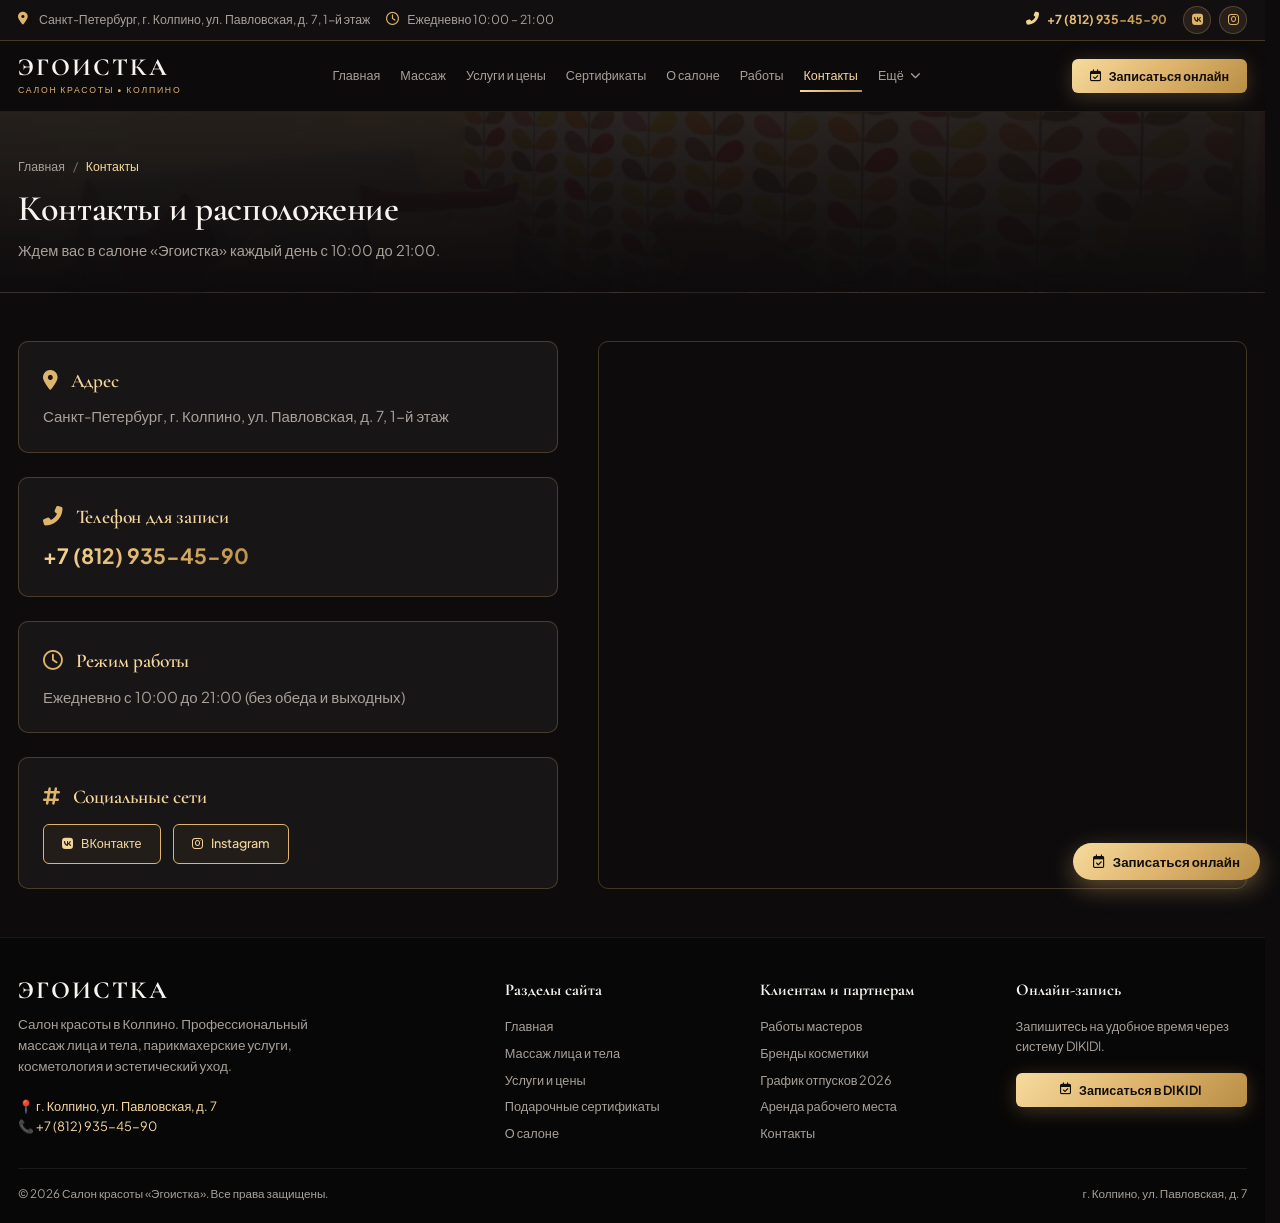
<file: contacts.html>
<!DOCTYPE html>
<html lang="ru">
<head>
  <meta charset="UTF-8">
  <meta name="viewport" content="width=device-width, initial-scale=1.0">
  <title>Контакты — Салон красоты "Эгоистка" (г. Колпино)</title>
  <meta name="description" content="Контакты салона красоты Эгоистка в Колпино. Адрес: ул. Павловская, д. 7. Телефон: +7 (812) 935-45-90. Схема проезда, часы работы 10:00-21:00, соцсети VK и Instagram.">
  
  <link rel="stylesheet" href="https://cdnjs.cloudflare.com/ajax/libs/font-awesome/6.4.0/css/all.min.css">
  <link rel="stylesheet" href="style.css">
  <script src="app.js" defer></script>
</head>
<body>

  <!-- Top Contact Bar -->
  <div class="top-bar">
    <div class="container top-bar-inner">
      <div class="top-bar-info">
        <div class="top-bar-item">
          <i class="fas fa-map-marker-alt"></i>
          <span>Санкт-Петербург, г. Колпино, ул. Павловская, д. 7, 1-й этаж</span>
        </div>
        <div class="top-bar-item">
          <i class="far fa-clock"></i>
          <span>Ежедневно 10:00 – 21:00</span>
        </div>
      </div>
      <div class="top-bar-info">
        <a href="tel:+78129354590" class="top-bar-item gold-text" style="font-weight: 700;">
          <i class="fas fa-phone-alt"></i> +7 (812) 935-45-90
        </a>
        <div class="social-links">
          <a href="https://vk.com/egoistka_kolpino" target="_blank" class="social-icon" title="ВКонтакте">
            <i class="fab fa-vk"></i>
          </a>
          <a href="https://www.instagram.com/salon_egoistcka" target="_blank" class="social-icon" title="Instagram">
            <i class="fab fa-instagram"></i>
          </a>
        </div>
      </div>
    </div>
  </div>

  <!-- Header Navigation -->
  <header class="header">
    <div class="container header-inner">
      <a href="index.html" class="logo-brand">
        <span class="logo-title">ЭГОИСТКА</span>
        <span class="logo-sub">САЛОН КРАСОТЫ • КОЛПИНО</span>
      </a>

      <nav>
        <ul class="nav-menu">
          <li><a href="index.html" class="nav-link">Главная</a></li>
          <li><a href="massazh-lica-i-tela.html" class="nav-link">Массаж</a></li>
          <li><a href="services.html" class="nav-link">Услуги и цены</a></li>
          <li><a href="bonusy.html" class="nav-link">Сертификаты</a></li>
          <li><a href="nash-salon.html" class="nav-link">О салоне</a></li>
          <li><a href="raboty.html" class="nav-link">Работы</a></li>
          <li><a href="contacts.html" class="nav-link active">Контакты</a></li>
          <li class="nav-dropdown">
            <a href="#" class="nav-link">Ещё <i class="fas fa-chevron-down" style="font-size: 0.7rem; margin-left: 2px;"></i></a>
            <ul class="dropdown-menu">
              <li class="dropdown-item"><a href="brendy.html"><i class="fas fa-award"></i> Бренды косметики</a></li>
              <li class="dropdown-item"><a href="grafik-otpuskov.html"><i class="far fa-calendar-alt"></i> График отпусков 2026</a></li>
              <li class="dropdown-item"><a href="arenda-rabochego-mesta.html"><i class="fas fa-chair"></i> Аренда рабочего места</a></li>
            </ul>
          </li>
        </ul>
      </nav>

      <button class="btn-primary btn-dikidi">
        <i class="far fa-calendar-check"></i> Записаться онлайн
      </button>

      <div class="mobile-toggle">
        <span></span>
        <span></span>
        <span></span>
      </div>
    </div>
  </header>

  <main>
    <div class="page-hero">
      <div class="container">
        <div class="breadcrumbs">
          <a href="index.html">Главная</a>
          <span>/</span>
          <span style="color: var(--gold-light);">Контакты</span>
        </div>
        <h1 class="page-title serif-title">Контакты и расположение</h1>
        <p class="page-subtitle">Ждем вас в салоне «Эгоистка» каждый день с 10:00 до 21:00.</p>
      </div>
    </div>

    <section class="section">
      <div class="container">
        <div style="display: grid; grid-template-columns: 1fr 1.2fr; gap: 40px;">
          
          <div style="display: flex; flex-direction: column; gap: 24px;">
            <div style="background: var(--bg-card); border: 1px solid var(--border-gold); padding: 24px; border-radius: var(--radius-md);">
              <h3 class="serif-title" style="font-size: 1.3rem; color: var(--gold-light); margin-bottom: 8px;"><i class="fas fa-map-marker-alt" style="color: var(--gold-primary); margin-right: 8px;"></i> Адрес</h3>
              <p style="color: var(--text-muted);">Санкт-Петербург, г. Колпино, ул. Павловская, д. 7, 1-й этаж</p>
            </div>

            <div style="background: var(--bg-card); border: 1px solid var(--border-gold); padding: 24px; border-radius: var(--radius-md);">
              <h3 class="serif-title" style="font-size: 1.3rem; color: var(--gold-light); margin-bottom: 8px;"><i class="fas fa-phone-alt" style="color: var(--gold-primary); margin-right: 8px;"></i> Телефон для записи</h3>
              <a href="tel:+78129354590" class="gold-text" style="font-size: 1.4rem; font-weight: 700;">+7 (812) 935-45-90</a>
            </div>

            <div style="background: var(--bg-card); border: 1px solid var(--border-gold); padding: 24px; border-radius: var(--radius-md);">
              <h3 class="serif-title" style="font-size: 1.3rem; color: var(--gold-light); margin-bottom: 8px;"><i class="far fa-clock" style="color: var(--gold-primary); margin-right: 8px;"></i> Режим работы</h3>
              <p style="color: var(--text-muted);">Ежедневно с 10:00 до 21:00 (без обеда и выходных)</p>
            </div>

            <div style="background: var(--bg-card); border: 1px solid var(--border-gold); padding: 24px; border-radius: var(--radius-md);">
              <h3 class="serif-title" style="font-size: 1.3rem; color: var(--gold-light); margin-bottom: 12px;"><i class="fas fa-hashtag" style="color: var(--gold-primary); margin-right: 8px;"></i> Социальные сети</h3>
              <div style="display: flex; gap: 12px;">
                <a href="https://vk.com/egoistka_kolpino" target="_blank" class="btn-outline"><i class="fab fa-vk"></i> ВКонтакте</a>
                <a href="https://www.instagram.com/salon_egoistcka" target="_blank" class="btn-outline"><i class="fab fa-instagram"></i> Instagram</a>
              </div>
            </div>
          </div>

          <div style="border-radius: var(--radius-md); overflow: hidden; border: 1px solid var(--border-gold); height: 100%; min-height: 450px;">
            <iframe src="https://yandex.ru/map-widget/v1/?um=constructor%3Aa2d6e3d23edb7e27d7f7fa2ef7a6e1d4b684534f3b067f5b3a39e76161474d2b&amp;source=constructor" width="100%" height="100%" frameborder="0"></iframe>
          </div>

        </div>
      </div>
    </section>
  </main>

  <footer class="footer">
    <div class="container">
      <div class="footer-grid">
        <div>
          <div class="logo-title serif-title" style="margin-bottom: 12px;">ЭГОИСТКА</div>
          <p style="color: var(--text-muted); font-size: 0.9rem; max-width: 320px; margin-bottom: 20px;">
            Салон красоты в Колпино. Профессиональный массаж лица и тела, парикмахерские услуги, косметология и эстетический уход.
          </p>
          <div style="font-size: 0.85rem; color: var(--gold-light);">
            📍 г. Колпино, ул. Павловская, д. 7<br>
            📞 +7 (812) 935-45-90
          </div>
        </div>

        <div>
          <h4 class="footer-col-title">Разделы сайта</h4>
          <ul class="footer-links">
            <li><a href="index.html">Главная</a></li>
            <li><a href="massazh-lica-i-tela.html">Массаж лица и тела</a></li>
            <li><a href="services.html">Услуги и цены</a></li>
            <li><a href="bonusy.html">Подарочные сертификаты</a></li>
            <li><a href="nash-salon.html">О салоне</a></li>
          </ul>
        </div>

        <div>
          <h4 class="footer-col-title">Клиентам и партнерам</h4>
          <ul class="footer-links">
            <li><a href="raboty.html">Работы мастеров</a></li>
            <li><a href="brendy.html">Бренды косметики</a></li>
            <li><a href="grafik-otpuskov.html">График отпусков 2026</a></li>
            <li><a href="arenda-rabochego-mesta.html">Аренда рабочего места</a></li>
            <li><a href="contacts.html">Контакты</a></li>
          </ul>
        </div>

        <div>
          <h4 class="footer-col-title">Онлайн-запись</h4>
          <p style="font-size: 0.85rem; color: var(--text-muted); margin-bottom: 16px;">Запишитесь на удобное время через систему DIKIDI.</p>
          <button class="btn-primary btn-dikidi" style="width: 100%; justify-content: center;"><i class="far fa-calendar-check"></i> Записаться в DIKIDI</button>
        </div>
      </div>

      <div class="footer-bottom">
        <div>© 2026 Салон красоты «Эгоистка». Все права защищены.</div>
        <div>г. Колпино, ул. Павловская, д. 7</div>
      </div>
    </div>
  </footer>

  <button class="floating-booking btn-dikidi"><i class="far fa-calendar-check"></i> Записаться онлайн</button>

  <div id="dikidiModal" class="modal-overlay">
    <div class="modal-content">
      <div class="modal-header">
        <h3 class="serif-title gold-text" style="font-size: 1.4rem;">Онлайн-запись в салон «Эгоистка»</h3>
        <button class="modal-close">&times;</button>
      </div>
      <div class="modal-body">
        <iframe id="dikidiIframe" src="https://dikidi.net/#widget=51285" title="DIKIDI Booking Widget"></iframe>
      </div>
    </div>
  </div>

</body>
</html>
</file>
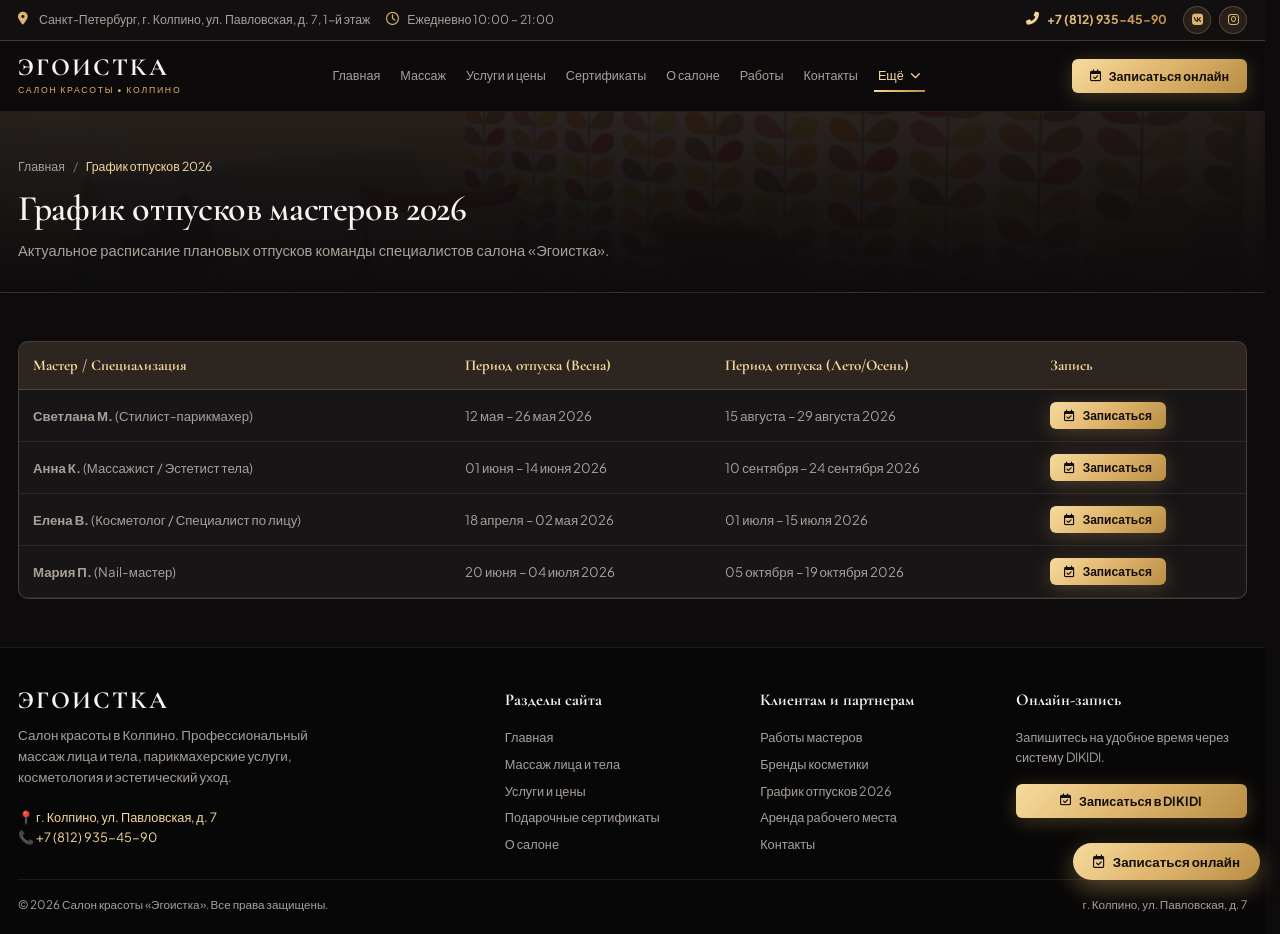
<file: grafik-otpuskov.html>
<!DOCTYPE html>
<html lang="ru">
<head>
  <meta charset="UTF-8">
  <meta name="viewport" content="width=device-width, initial-scale=1.0">
  <title>График отпусков 2026 — Салон красоты "Эгоистка" (Колпино)</title>
  <meta name="description" content="График отпусков мастеров салона красоты Эгоистка в Колпино на 2026 год. Планируйте свои визиты к мастерам заранее. Телефон: +7 (812) 935-45-90.">
  
  <link rel="stylesheet" href="https://cdnjs.cloudflare.com/ajax/libs/font-awesome/6.4.0/css/all.min.css">
  <link rel="stylesheet" href="style.css">
  <script src="app.js" defer></script>
</head>
<body>

  <!-- Top Contact Bar -->
  <div class="top-bar">
    <div class="container top-bar-inner">
      <div class="top-bar-info">
        <div class="top-bar-item">
          <i class="fas fa-map-marker-alt"></i>
          <span>Санкт-Петербург, г. Колпино, ул. Павловская, д. 7, 1-й этаж</span>
        </div>
        <div class="top-bar-item">
          <i class="far fa-clock"></i>
          <span>Ежедневно 10:00 – 21:00</span>
        </div>
      </div>
      <div class="top-bar-info">
        <a href="tel:+78129354590" class="top-bar-item gold-text" style="font-weight: 700;">
          <i class="fas fa-phone-alt"></i> +7 (812) 935-45-90
        </a>
        <div class="social-links">
          <a href="https://vk.com/egoistka_kolpino" target="_blank" class="social-icon" title="ВКонтакте">
            <i class="fab fa-vk"></i>
          </a>
          <a href="https://www.instagram.com/salon_egoistcka" target="_blank" class="social-icon" title="Instagram">
            <i class="fab fa-instagram"></i>
          </a>
        </div>
      </div>
    </div>
  </div>

  <!-- Header Navigation -->
  <header class="header">
    <div class="container header-inner">
      <a href="index.html" class="logo-brand">
        <span class="logo-title">ЭГОИСТКА</span>
        <span class="logo-sub">САЛОН КРАСОТЫ • КОЛПИНО</span>
      </a>

      <nav>
        <ul class="nav-menu">
          <li><a href="index.html" class="nav-link">Главная</a></li>
          <li><a href="massazh-lica-i-tela.html" class="nav-link">Массаж</a></li>
          <li><a href="services.html" class="nav-link">Услуги и цены</a></li>
          <li><a href="bonusy.html" class="nav-link">Сертификаты</a></li>
          <li><a href="nash-salon.html" class="nav-link">О салоне</a></li>
          <li><a href="raboty.html" class="nav-link">Работы</a></li>
          <li><a href="contacts.html" class="nav-link">Контакты</a></li>
          <li class="nav-dropdown">
            <a href="#" class="nav-link active">Ещё <i class="fas fa-chevron-down" style="font-size: 0.7rem; margin-left: 2px;"></i></a>
            <ul class="dropdown-menu">
              <li class="dropdown-item"><a href="brendy.html"><i class="fas fa-award"></i> Бренды косметики</a></li>
              <li class="dropdown-item"><a href="grafik-otpuskov.html"><i class="far fa-calendar-alt"></i> График отпусков 2026</a></li>
              <li class="dropdown-item"><a href="arenda-rabochego-mesta.html"><i class="fas fa-chair"></i> Аренда рабочего места</a></li>
            </ul>
          </li>
        </ul>
      </nav>

      <button class="btn-primary btn-dikidi">
        <i class="far fa-calendar-check"></i> Записаться онлайн
      </button>

      <div class="mobile-toggle">
        <span></span>
        <span></span>
        <span></span>
      </div>
    </div>
  </header>

  <main>
    <div class="page-hero">
      <div class="container">
        <div class="breadcrumbs">
          <a href="index.html">Главная</a>
          <span>/</span>
          <span style="color: var(--gold-light);">График отпусков 2026</span>
        </div>
        <h1 class="page-title serif-title">График отпусков мастеров 2026</h1>
        <p class="page-subtitle">Актуальное расписание плановых отпусков команды специалистов салона «Эгоистка».</p>
      </div>
    </div>

    <section class="section">
      <div class="container">
        <div class="table-container">
          <table class="custom-table">
            <thead>
              <tr>
                <th>Мастер / Специализация</th>
                <th>Период отпуска (Весна)</th>
                <th>Период отпуска (Лето/Осень)</th>
                <th>Запись</th>
              </tr>
            </thead>
            <tbody>
              <tr>
                <td><strong>Светлана М.</strong> (Стилист-парикмахер)</td>
                <td>12 мая – 26 мая 2026</td>
                <td>15 августа – 29 августа 2026</td>
                <td><button class="btn-primary btn-dikidi" style="padding: 6px 14px; font-size: 0.8rem;"><i class="far fa-calendar-check"></i> Записаться</button></td>
              </tr>
              <tr>
                <td><strong>Анна К.</strong> (Массажист / Эстетист тела)</td>
                <td>01 июня – 14 июня 2026</td>
                <td>10 сентября – 24 сентября 2026</td>
                <td><button class="btn-primary btn-dikidi" style="padding: 6px 14px; font-size: 0.8rem;"><i class="far fa-calendar-check"></i> Записаться</button></td>
              </tr>
              <tr>
                <td><strong>Елена В.</strong> (Косметолог / Специалист по лицу)</td>
                <td>18 апреля – 02 мая 2026</td>
                <td>01 июля – 15 июля 2026</td>
                <td><button class="btn-primary btn-dikidi" style="padding: 6px 14px; font-size: 0.8rem;"><i class="far fa-calendar-check"></i> Записаться</button></td>
              </tr>
              <tr>
                <td><strong>Мария П.</strong> (Nail-мастер)</td>
                <td>20 июня – 04 июля 2026</td>
                <td>05 октября – 19 октября 2026</td>
                <td><button class="btn-primary btn-dikidi" style="padding: 6px 14px; font-size: 0.8rem;"><i class="far fa-calendar-check"></i> Записаться</button></td>
              </tr>
            </tbody>
          </table>
        </div>
      </div>
    </section>
  </main>

  <footer class="footer">
    <div class="container">
      <div class="footer-grid">
        <div>
          <div class="logo-title serif-title" style="margin-bottom: 12px;">ЭГОИСТКА</div>
          <p style="color: var(--text-muted); font-size: 0.9rem; max-width: 320px; margin-bottom: 20px;">
            Салон красоты в Колпино. Профессиональный массаж лица и тела, парикмахерские услуги, косметология и эстетический уход.
          </p>
          <div style="font-size: 0.85rem; color: var(--gold-light);">
            📍 г. Колпино, ул. Павловская, д. 7<br>
            📞 +7 (812) 935-45-90
          </div>
        </div>

        <div>
          <h4 class="footer-col-title">Разделы сайта</h4>
          <ul class="footer-links">
            <li><a href="index.html">Главная</a></li>
            <li><a href="massazh-lica-i-tela.html">Массаж лица и тела</a></li>
            <li><a href="services.html">Услуги и цены</a></li>
            <li><a href="bonusy.html">Подарочные сертификаты</a></li>
            <li><a href="nash-salon.html">О салоне</a></li>
          </ul>
        </div>

        <div>
          <h4 class="footer-col-title">Клиентам и партнерам</h4>
          <ul class="footer-links">
            <li><a href="raboty.html">Работы мастеров</a></li>
            <li><a href="brendy.html">Бренды косметики</a></li>
            <li><a href="grafik-otpuskov.html">График отпусков 2026</a></li>
            <li><a href="arenda-rabochego-mesta.html">Аренда рабочего места</a></li>
            <li><a href="contacts.html">Контакты</a></li>
          </ul>
        </div>

        <div>
          <h4 class="footer-col-title">Онлайн-запись</h4>
          <p style="font-size: 0.85rem; color: var(--text-muted); margin-bottom: 16px;">Запишитесь на удобное время через систему DIKIDI.</p>
          <button class="btn-primary btn-dikidi" style="width: 100%; justify-content: center;"><i class="far fa-calendar-check"></i> Записаться в DIKIDI</button>
        </div>
      </div>

      <div class="footer-bottom">
        <div>© 2026 Салон красоты «Эгоистка». Все права защищены.</div>
        <div>г. Колпино, ул. Павловская, д. 7</div>
      </div>
    </div>
  </footer>

  <button class="floating-booking btn-dikidi"><i class="far fa-calendar-check"></i> Записаться онлайн</button>

  <div id="dikidiModal" class="modal-overlay">
    <div class="modal-content">
      <div class="modal-header">
        <h3 class="serif-title gold-text" style="font-size: 1.4rem;">Онлайн-запись в салон «Эгоистка»</h3>
        <button class="modal-close">&times;</button>
      </div>
      <div class="modal-body">
        <iframe id="dikidiIframe" src="https://dikidi.net/#widget=51285" title="DIKIDI Booking Widget"></iframe>
      </div>
    </div>
  </div>

</body>
</html>
</file>
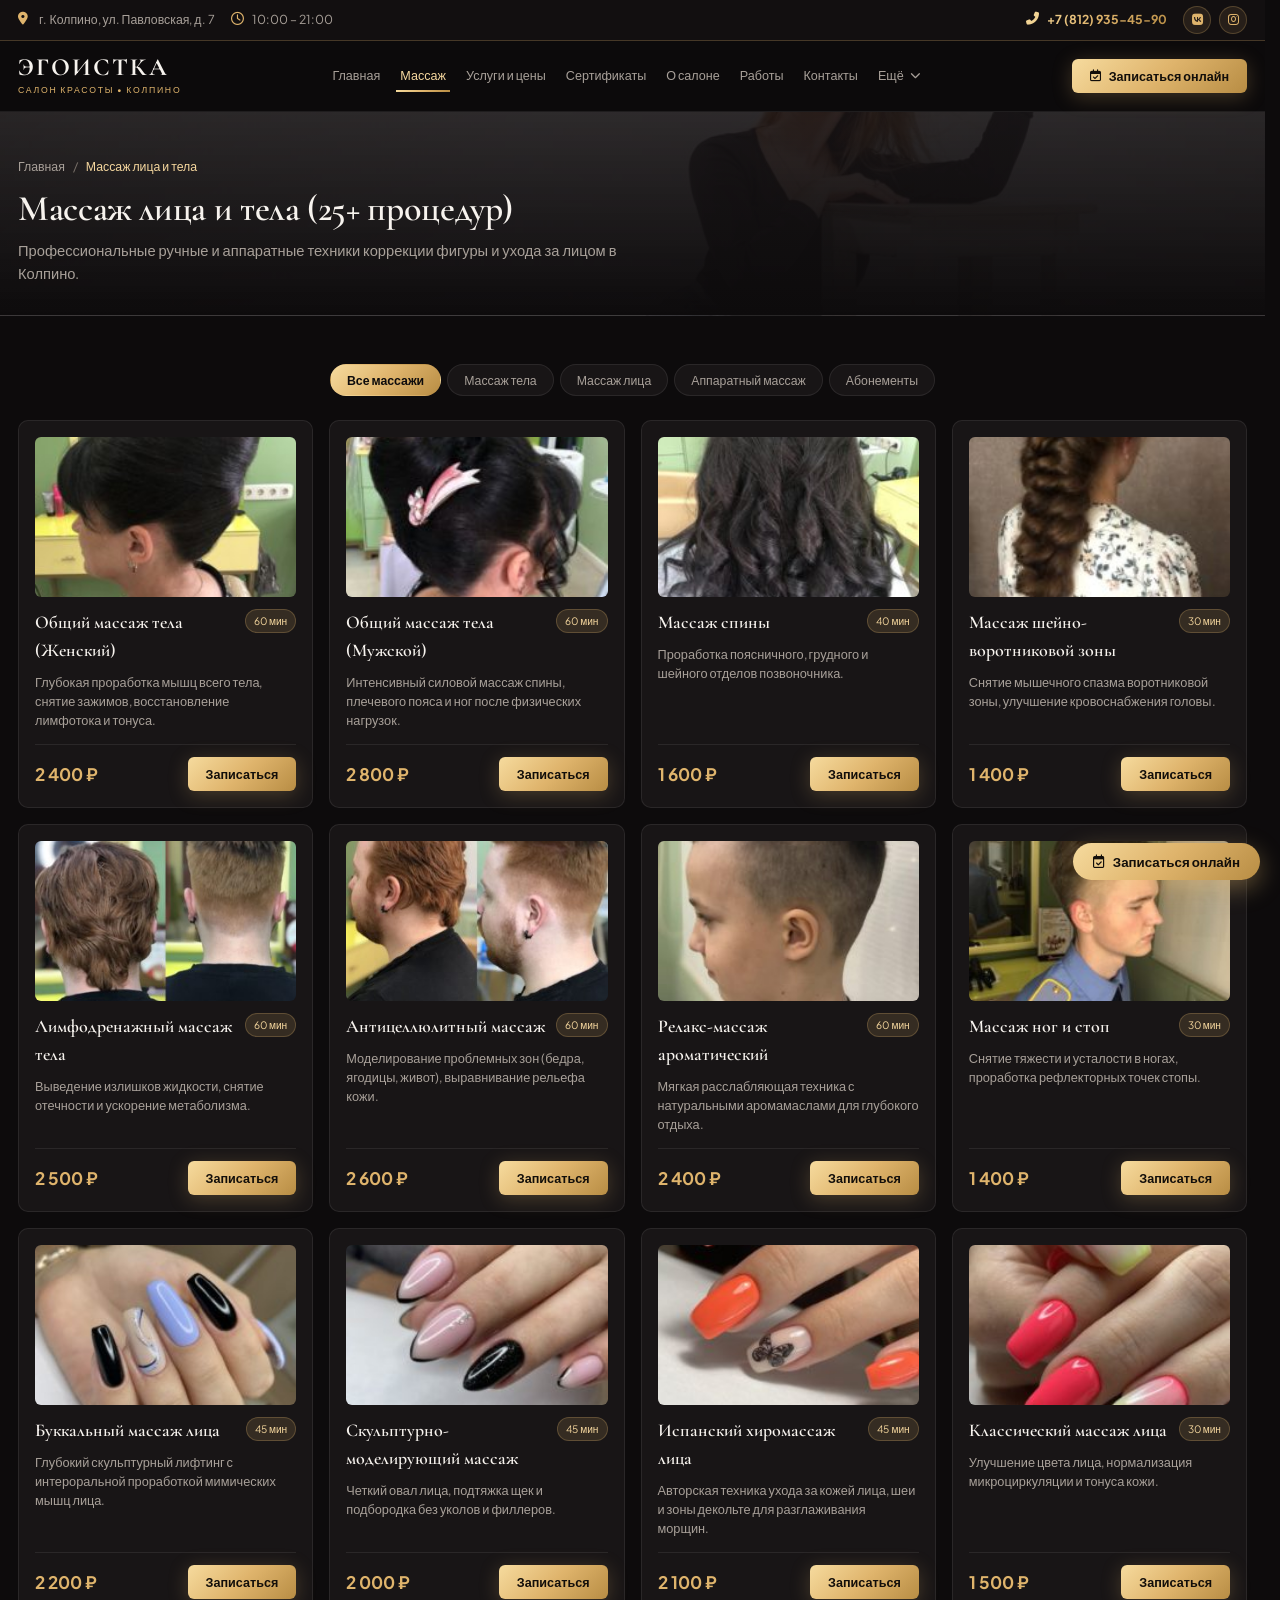
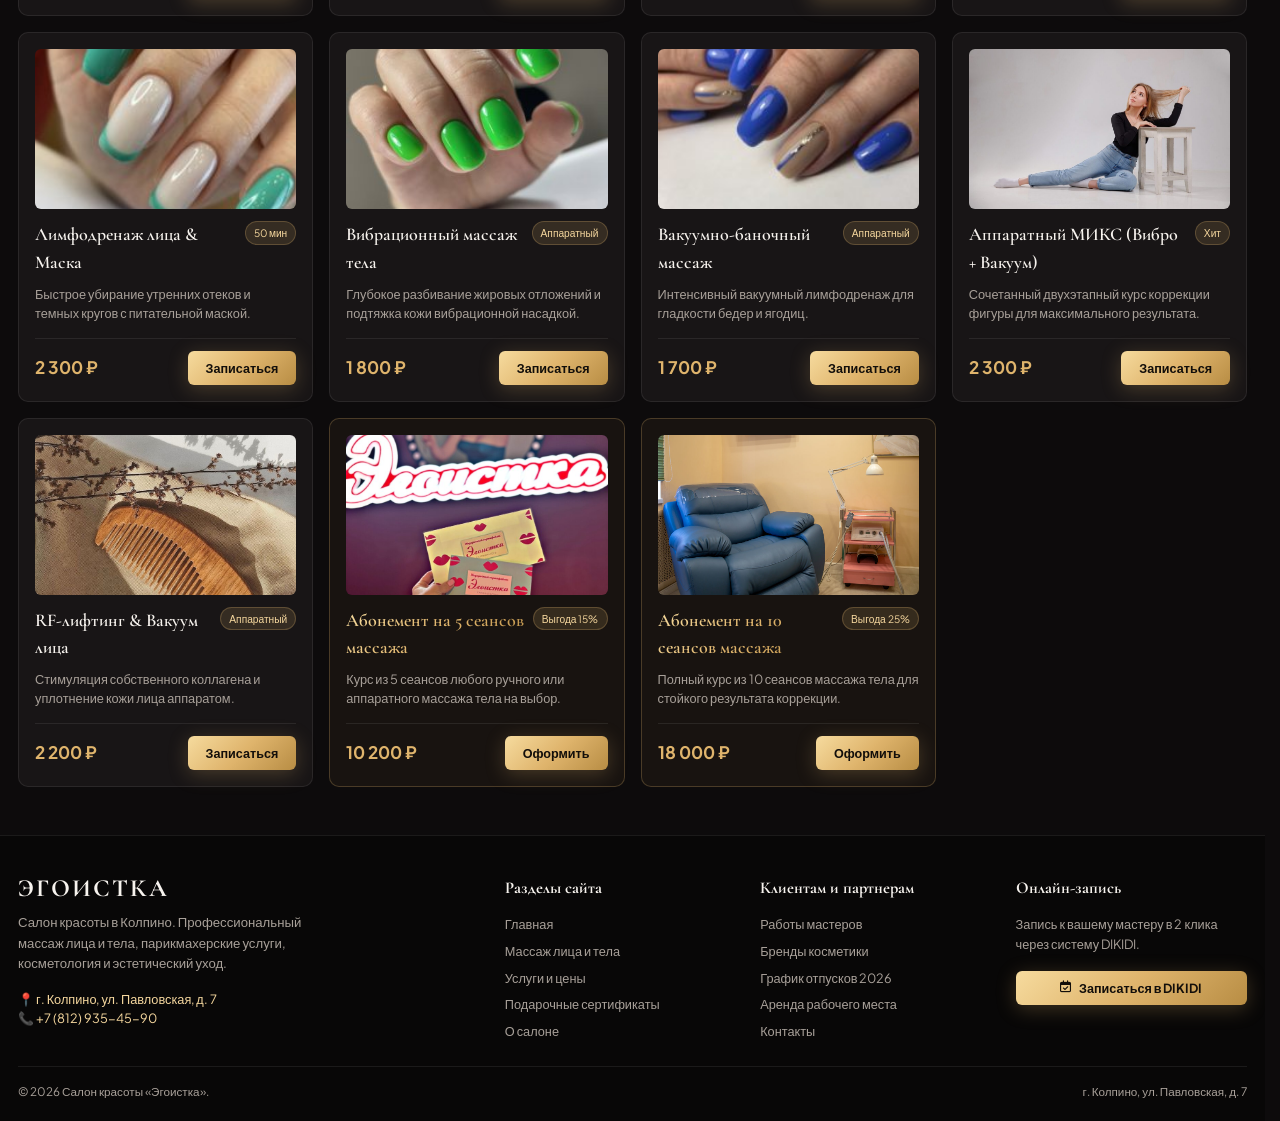
<file: massazh-lica-i-tela.html>
<!DOCTYPE html>
<html lang="ru">
<head>
  <meta charset="UTF-8">
  <meta name="viewport" content="width=device-width, initial-scale=1.0">
  <title>Массаж лица и тела — Салон красоты "Эгоистка" (г. Колпино)</title>
  <meta name="description" content="Полный каталог массажных процедур салона Эгоистка в Колпино: ручные и аппаратные техники (вибрационный, вакуумный, МИКС), буккальный массаж лица, абонементы. Запись: +7 (812) 935-45-90.">
  
  <link rel="stylesheet" href="https://cdnjs.cloudflare.com/ajax/libs/font-awesome/6.4.0/css/all.min.css">
  <link rel="stylesheet" href="style.css">
  <script src="app.js" defer></script>
</head>
<body>

  <!-- Top Contact Bar -->
  <div class="top-bar">
    <div class="container top-bar-inner">
      <div class="top-bar-info">
        <div class="top-bar-item">
          <i class="fas fa-map-marker-alt"></i>
          <span class="address-text">г. Колпино, ул. Павловская, д. 7</span>
        </div>
        <div class="top-bar-item">
          <i class="far fa-clock"></i>
          <span>10:00 – 21:00</span>
        </div>
      </div>
      <div class="top-bar-info">
        <a href="tel:+78129354590" class="top-bar-item gold-text" style="font-weight: 700;">
          <i class="fas fa-phone-alt"></i> +7 (812) 935-45-90
        </a>
        <div class="social-links">
          <a href="https://vk.com/egoistka_kolpino" target="_blank" class="social-icon" title="ВКонтакте">
            <i class="fab fa-vk"></i>
          </a>
          <a href="https://www.instagram.com/salon_egoistcka" target="_blank" class="social-icon" title="Instagram">
            <i class="fab fa-instagram"></i>
          </a>
        </div>
      </div>
    </div>
  </div>

  <!-- Header Navigation -->
  <header class="header">
    <div class="container header-inner">
      <a href="index.html" class="logo-brand">
        <span class="logo-title">ЭГОИСТКА</span>
        <span class="logo-sub">САЛОН КРАСОТЫ • КОЛПИНО</span>
      </a>

      <nav>
        <ul class="nav-menu">
          <li><a href="index.html" class="nav-link">Главная</a></li>
          <li><a href="massazh-lica-i-tela.html" class="nav-link active">Массаж</a></li>
          <li><a href="services.html" class="nav-link">Услуги и цены</a></li>
          <li><a href="bonusy.html" class="nav-link">Сертификаты</a></li>
          <li><a href="nash-salon.html" class="nav-link">О салоне</a></li>
          <li><a href="raboty.html" class="nav-link">Работы</a></li>
          <li><a href="contacts.html" class="nav-link">Контакты</a></li>
          <li class="nav-dropdown">
            <a href="#" class="nav-link">Ещё <i class="fas fa-chevron-down" style="font-size: 0.7rem; margin-left: 2px;"></i></a>
            <ul class="dropdown-menu">
              <li class="dropdown-item"><a href="brendy.html"><i class="fas fa-award"></i> Бренды косметики</a></li>
              <li class="dropdown-item"><a href="grafik-otpuskov.html"><i class="far fa-calendar-alt"></i> График отпусков 2026</a></li>
              <li class="dropdown-item"><a href="arenda-rabochego-mesta.html"><i class="fas fa-chair"></i> Аренда рабочего места</a></li>
            </ul>
          </li>
          <li class="mobile-only-btn" style="width: 100%; margin-top: 12px;">
            <button class="btn-primary btn-dikidi" style="width: 100%; justify-content: center;"><i class="far fa-calendar-check"></i> Записаться онлайн</button>
          </li>
        </ul>
      </nav>

      <button class="btn-primary btn-dikidi desktop-only-btn">
        <i class="far fa-calendar-check"></i> Записаться онлайн
      </button>

      <div class="mobile-toggle">
        <span></span>
        <span></span>
        <span></span>
      </div>
    </div>
  </header>

  <main>
    <div class="page-hero" style="background: linear-gradient(180deg, rgba(23, 20, 21, 0.88) 0%, var(--bg-dark) 100%), url('assets/orig/massage1.jpg') center/cover no-repeat;">
      <div class="container">
        <div class="breadcrumbs">
          <a href="index.html">Главная</a>
          <span>/</span>
          <span style="color: var(--gold-light);">Массаж лица и тела</span>
        </div>
        <h1 class="page-title serif-title">Массаж лица и тела (25+ процедур)</h1>
        <p class="page-subtitle">Профессиональные ручные и аппаратные техники коррекции фигуры и ухода за лицом в Колпино.</p>
      </div>
    </div>

    <section class="section">
      <div class="container">
        
        <!-- Interactive Category Filter Tabs -->
        <div class="filter-tabs">
          <button type="button" class="tab-btn active" data-filter="all">Все массажи</button>
          <button type="button" class="tab-btn" data-filter="body">Массаж тела</button>
          <button type="button" class="tab-btn" data-filter="face">Массаж лица</button>
          <button type="button" class="tab-btn" data-filter="hardware">Аппаратный массаж</button>
          <button type="button" class="tab-btn" data-filter="subs">Абонементы</button>
        </div>

        <div class="services-grid">

          <!-- BODY MASSAGES -->
          <div class="service-card massage-card" data-category="body">
            <div style="border-radius: var(--radius-sm); overflow: hidden; height: 160px; margin-bottom: 12px;">
              <img src="assets/portfolio_full/massage_1.jpg" alt="Общий массаж тела Женский" style="width: 100%; height: 100%; object-fit: cover;">
            </div>
            <div class="service-header">
              <h3 class="service-name">Общий массаж тела (Женский)</h3>
              <span class="service-badge">60 мин</span>
            </div>
            <p class="service-desc">Глубокая проработка мышц всего тела, снятие зажимов, восстановление лимфотока и тонуса.</p>
            <div class="service-footer">
              <span class="service-price">2 400 ₽</span>
              <button class="btn-primary btn-dikidi">Записаться</button>
            </div>
          </div>

          <div class="service-card massage-card" data-category="body">
            <div style="border-radius: var(--radius-sm); overflow: hidden; height: 160px; margin-bottom: 12px;">
              <img src="assets/portfolio_full/massage_2.jpg" alt="Общий массаж тела Мужской" style="width: 100%; height: 100%; object-fit: cover;">
            </div>
            <div class="service-header">
              <h3 class="service-name">Общий массаж тела (Мужской)</h3>
              <span class="service-badge">60 мин</span>
            </div>
            <p class="service-desc">Интенсивный силовой массаж спины, плечевого пояса и ног после физических нагрузок.</p>
            <div class="service-footer">
              <span class="service-price">2 800 ₽</span>
              <button class="btn-primary btn-dikidi">Записаться</button>
            </div>
          </div>

          <div class="service-card massage-card" data-category="body">
            <div style="border-radius: var(--radius-sm); overflow: hidden; height: 160px; margin-bottom: 12px;">
              <img src="assets/portfolio_full/massage_3.jpg" alt="Массаж спины" style="width: 100%; height: 100%; object-fit: cover;">
            </div>
            <div class="service-header">
              <h3 class="service-name">Массаж спины</h3>
              <span class="service-badge">40 мин</span>
            </div>
            <p class="service-desc">Проработка поясничного, грудного и шейного отделов позвоночника.</p>
            <div class="service-footer">
              <span class="service-price">1 600 ₽</span>
              <button class="btn-primary btn-dikidi">Записаться</button>
            </div>
          </div>

          <div class="service-card massage-card" data-category="body">
            <div style="border-radius: var(--radius-sm); overflow: hidden; height: 160px; margin-bottom: 12px;">
              <img src="assets/portfolio_full/massage_4.jpg" alt="Массаж ШВЗ" style="width: 100%; height: 100%; object-fit: cover;">
            </div>
            <div class="service-header">
              <h3 class="service-name">Массаж шейно-воротниковой зоны</h3>
              <span class="service-badge">30 мин</span>
            </div>
            <p class="service-desc">Снятие мышечного спазма воротниковой зоны, улучшение кровоснабжения головы.</p>
            <div class="service-footer">
              <span class="service-price">1 400 ₽</span>
              <button class="btn-primary btn-dikidi">Записаться</button>
            </div>
          </div>

          <div class="service-card massage-card" data-category="body">
            <div style="border-radius: var(--radius-sm); overflow: hidden; height: 160px; margin-bottom: 12px;">
              <img src="assets/portfolio_full/massage_5.jpg" alt="Лимфодренажный массаж тела" style="width: 100%; height: 100%; object-fit: cover;">
            </div>
            <div class="service-header">
              <h3 class="service-name">Лимфодренажный массаж тела</h3>
              <span class="service-badge">60 мин</span>
            </div>
            <p class="service-desc">Выведение излишков жидкости, снятие отечности и ускорение метаболизма.</p>
            <div class="service-footer">
              <span class="service-price">2 500 ₽</span>
              <button class="btn-primary btn-dikidi">Записаться</button>
            </div>
          </div>

          <div class="service-card massage-card" data-category="body">
            <div style="border-radius: var(--radius-sm); overflow: hidden; height: 160px; margin-bottom: 12px;">
              <img src="assets/portfolio_full/massage_6.jpg" alt="Антицеллюлитный массаж" style="width: 100%; height: 100%; object-fit: cover;">
            </div>
            <div class="service-header">
              <h3 class="service-name">Антицеллюлитный массаж</h3>
              <span class="service-badge">60 мин</span>
            </div>
            <p class="service-desc">Моделирование проблемных зон (бедра, ягодицы, живот), выравнивание рельефа кожи.</p>
            <div class="service-footer">
              <span class="service-price">2 600 ₽</span>
              <button class="btn-primary btn-dikidi">Записаться</button>
            </div>
          </div>

          <div class="service-card massage-card" data-category="body">
            <div style="border-radius: var(--radius-sm); overflow: hidden; height: 160px; margin-bottom: 12px;">
              <img src="assets/portfolio_full/massage_7.jpg" alt="Релакс-массаж ароматический" style="width: 100%; height: 100%; object-fit: cover;">
            </div>
            <div class="service-header">
              <h3 class="service-name">Релакс-массаж ароматический</h3>
              <span class="service-badge">60 мин</span>
            </div>
            <p class="service-desc">Мягкая расслабляющая техника с натуральными аромамаслами для глубокого отдыха.</p>
            <div class="service-footer">
              <span class="service-price">2 400 ₽</span>
              <button class="btn-primary btn-dikidi">Записаться</button>
            </div>
          </div>

          <div class="service-card massage-card" data-category="body">
            <div style="border-radius: var(--radius-sm); overflow: hidden; height: 160px; margin-bottom: 12px;">
              <img src="assets/portfolio_full/massage_8.jpg" alt="Массаж ног и стоп" style="width: 100%; height: 100%; object-fit: cover;">
            </div>
            <div class="service-header">
              <h3 class="service-name">Массаж ног и стоп</h3>
              <span class="service-badge">30 мин</span>
            </div>
            <p class="service-desc">Снятие тяжести и усталости в ногах, проработка рефлекторных точек стопы.</p>
            <div class="service-footer">
              <span class="service-price">1 400 ₽</span>
              <button class="btn-primary btn-dikidi">Записаться</button>
            </div>
          </div>

          <!-- FACE MASSAGES -->
          <div class="service-card massage-card" data-category="face">
            <div style="border-radius: var(--radius-sm); overflow: hidden; height: 160px; margin-bottom: 12px;">
              <img src="assets/portfolio_full/massage_9.jpg" alt="Буккальный массаж лица" style="width: 100%; height: 100%; object-fit: cover;">
            </div>
            <div class="service-header">
              <h3 class="service-name">Буккальный массаж лица</h3>
              <span class="service-badge">45 мин</span>
            </div>
            <p class="service-desc">Глубокий скульптурный лифтинг с интероральной проработкой мимических мышц лица.</p>
            <div class="service-footer">
              <span class="service-price">2 200 ₽</span>
              <button class="btn-primary btn-dikidi">Записаться</button>
            </div>
          </div>

          <div class="service-card massage-card" data-category="face">
            <div style="border-radius: var(--radius-sm); overflow: hidden; height: 160px; margin-bottom: 12px;">
              <img src="assets/portfolio_full/massage_10.jpg" alt="Скульптурно-моделирующий массаж" style="width: 100%; height: 100%; object-fit: cover;">
            </div>
            <div class="service-header">
              <h3 class="service-name">Скульптурно-моделирующий массаж</h3>
              <span class="service-badge">45 мин</span>
            </div>
            <p class="service-desc">Четкий овал лица, подтяжка щек и подбородка без уколов и филлеров.</p>
            <div class="service-footer">
              <span class="service-price">2 000 ₽</span>
              <button class="btn-primary btn-dikidi">Записаться</button>
            </div>
          </div>

          <div class="service-card massage-card" data-category="face">
            <div style="border-radius: var(--radius-sm); overflow: hidden; height: 160px; margin-bottom: 12px;">
              <img src="assets/portfolio_full/massage_11.jpg" alt="Испанский хиромассаж лица" style="width: 100%; height: 100%; object-fit: cover;">
            </div>
            <div class="service-header">
              <h3 class="service-name">Испанский хиромассаж лица</h3>
              <span class="service-badge">45 мин</span>
            </div>
            <p class="service-desc">Авторская техника ухода за кожей лица, шеи и зоны декольте для разглаживания морщин.</p>
            <div class="service-footer">
              <span class="service-price">2 100 ₽</span>
              <button class="btn-primary btn-dikidi">Записаться</button>
            </div>
          </div>

          <div class="service-card massage-card" data-category="face">
            <div style="border-radius: var(--radius-sm); overflow: hidden; height: 160px; margin-bottom: 12px;">
              <img src="assets/portfolio_full/massage_12.jpg" alt="Классический массаж лица" style="width: 100%; height: 100%; object-fit: cover;">
            </div>
            <div class="service-header">
              <h3 class="service-name">Классический массаж лица</h3>
              <span class="service-badge">30 мин</span>
            </div>
            <p class="service-desc">Улучшение цвета лица, нормализация микроциркуляции и тонуса кожи.</p>
            <div class="service-footer">
              <span class="service-price">1 500 ₽</span>
              <button class="btn-primary btn-dikidi">Записаться</button>
            </div>
          </div>

          <div class="service-card massage-card" data-category="face">
            <div style="border-radius: var(--radius-sm); overflow: hidden; height: 160px; margin-bottom: 12px;">
              <img src="assets/portfolio_full/massage_13.jpg" alt="Лимфодренаж лица Маска" style="width: 100%; height: 100%; object-fit: cover;">
            </div>
            <div class="service-header">
              <h3 class="service-name">Лимфодренаж лица & Маска</h3>
              <span class="service-badge">50 мин</span>
            </div>
            <p class="service-desc">Быстрое убирание утренних отеков и темных кругов с питательной маской.</p>
            <div class="service-footer">
              <span class="service-price">2 300 ₽</span>
              <button class="btn-primary btn-dikidi">Записаться</button>
            </div>
          </div>

          <!-- HARDWARE MASSAGES -->
          <div class="service-card massage-card" data-category="hardware">
            <div style="border-radius: var(--radius-sm); overflow: hidden; height: 160px; margin-bottom: 12px;">
              <img src="assets/portfolio_full/massage_14.jpg" alt="Вибрационный массаж тела" style="width: 100%; height: 100%; object-fit: cover;">
            </div>
            <div class="service-header">
              <h3 class="service-name">Вибрационный массаж тела</h3>
              <span class="service-badge">Аппаратный</span>
            </div>
            <p class="service-desc">Глубокое разбивание жировых отложений и подтяжка кожи вибрационной насадкой.</p>
            <div class="service-footer">
              <span class="service-price">1 800 ₽</span>
              <button class="btn-primary btn-dikidi">Записаться</button>
            </div>
          </div>

          <div class="service-card massage-card" data-category="hardware">
            <div style="border-radius: var(--radius-sm); overflow: hidden; height: 160px; margin-bottom: 12px;">
              <img src="assets/portfolio_full/massage_15.jpg" alt="Вакуумно-баночный массаж" style="width: 100%; height: 100%; object-fit: cover;">
            </div>
            <div class="service-header">
              <h3 class="service-name">Вакуумно-баночный массаж</h3>
              <span class="service-badge">Аппаратный</span>
            </div>
            <p class="service-desc">Интенсивный вакуумный лимфодренаж для гладкости бедер и ягодиц.</p>
            <div class="service-footer">
              <span class="service-price">1 700 ₽</span>
              <button class="btn-primary btn-dikidi">Записаться</button>
            </div>
          </div>

          <div class="service-card massage-card" data-category="hardware">
            <div style="border-radius: var(--radius-sm); overflow: hidden; height: 160px; margin-bottom: 12px;">
              <img src="assets/orig/massage1.jpg" alt="Аппаратный МИКС" style="width: 100%; height: 100%; object-fit: cover;">
            </div>
            <div class="service-header">
              <h3 class="service-name">Аппаратный МИКС (Вибро + Вакуум)</h3>
              <span class="service-badge">Хит</span>
            </div>
            <p class="service-desc">Сочетанный двухэтапный курс коррекции фигуры для максимального результата.</p>
            <div class="service-footer">
              <span class="service-price">2 300 ₽</span>
              <button class="btn-primary btn-dikidi">Записаться</button>
            </div>
          </div>

          <div class="service-card massage-card" data-category="hardware">
            <div style="border-radius: var(--radius-sm); overflow: hidden; height: 160px; margin-bottom: 12px;">
              <img src="assets/orig/uhod.jpg" alt="RF-лифтинг Вакуум лица" style="width: 100%; height: 100%; object-fit: cover;">
            </div>
            <div class="service-header">
              <h3 class="service-name">RF-лифтинг & Вакуум лица</h3>
              <span class="service-badge">Аппаратный</span>
            </div>
            <p class="service-desc">Стимуляция собственного коллагена и уплотнение кожи лица аппаратом.</p>
            <div class="service-footer">
              <span class="service-price">2 200 ₽</span>
              <button class="btn-primary btn-dikidi">Записаться</button>
            </div>
          </div>

          <!-- SUBSCRIPTIONS -->
          <div class="service-card massage-card" data-category="subs" style="border-color: var(--border-gold); background: rgba(223, 180, 108, 0.05);">
            <div style="border-radius: var(--radius-sm); overflow: hidden; height: 160px; margin-bottom: 12px;">
              <img src="assets/orig/cert.jpg" alt="Абонемент 5 сеансов" style="width: 100%; height: 100%; object-fit: cover;">
            </div>
            <div class="service-header">
              <h3 class="service-name gold-text">Абонемент на 5 сеансов массажа</h3>
              <span class="service-badge">Выгода 15%</span>
            </div>
            <p class="service-desc">Курс из 5 сеансов любого ручного или аппаратного массажа тела на выбор.</p>
            <div class="service-footer">
              <span class="service-price">10 200 ₽</span>
              <button class="btn-primary btn-dikidi">Оформить</button>
            </div>
          </div>

          <div class="service-card massage-card" data-category="subs" style="border-color: var(--border-gold); background: rgba(223, 180, 108, 0.05);">
            <div style="border-radius: var(--radius-sm); overflow: hidden; height: 160px; margin-bottom: 12px;">
              <img src="assets/orig/salon4.jpg" alt="Абонемент 10 сеансов" style="width: 100%; height: 100%; object-fit: cover;">
            </div>
            <div class="service-header">
              <h3 class="service-name gold-text">Абонемент на 10 сеансов массажа</h3>
              <span class="service-badge">Выгода 25%</span>
            </div>
            <p class="service-desc">Полный курс из 10 сеансов массажа тела для стойкого результата коррекции.</p>
            <div class="service-footer">
              <span class="service-price">18 000 ₽</span>
              <button class="btn-primary btn-dikidi">Оформить</button>
            </div>
          </div>

        </div>
      </div>
    </section>
  </main>

  <footer class="footer">
    <div class="container">
      <div class="footer-grid">
        <div>
          <div class="logo-title serif-title" style="margin-bottom: 12px;">ЭГОИСТКА</div>
          <p style="color: var(--text-muted); font-size: 0.88rem; max-width: 320px; margin-bottom: 16px;">
            Салон красоты в Колпино. Профессиональный массаж лица и тела, парикмахерские услуги, косметология и эстетический уход.
          </p>
          <div style="font-size: 0.85rem; color: var(--gold-light);">
            📍 г. Колпино, ул. Павловская, д. 7<br>
            📞 +7 (812) 935-45-90
          </div>
        </div>

        <div>
          <h4 class="footer-col-title">Разделы сайта</h4>
          <ul class="footer-links">
            <li><a href="index.html">Главная</a></li>
            <li><a href="massazh-lica-i-tela.html">Массаж лица и тела</a></li>
            <li><a href="services.html">Услуги и цены</a></li>
            <li><a href="bonusy.html">Подарочные сертификаты</a></li>
            <li><a href="nash-salon.html">О салоне</a></li>
          </ul>
        </div>

        <div>
          <h4 class="footer-col-title">Клиентам и партнерам</h4>
          <ul class="footer-links">
            <li><a href="raboty.html">Работы мастеров</a></li>
            <li><a href="brendy.html">Бренды косметики</a></li>
            <li><a href="grafik-otpuskov.html">График отпусков 2026</a></li>
            <li><a href="arenda-rabochego-mesta.html">Аренда рабочего места</a></li>
            <li><a href="contacts.html">Контакты</a></li>
          </ul>
        </div>

        <div>
          <h4 class="footer-col-title">Онлайн-запись</h4>
          <p style="font-size: 0.85rem; color: var(--text-muted); margin-bottom: 16px;">Запись к вашему мастеру в 2 клика через систему DIKIDI.</p>
          <button class="btn-primary btn-dikidi" style="width: 100%; justify-content: center;"><i class="far fa-calendar-check"></i> Записаться в DIKIDI</button>
        </div>
      </div>

      <div class="footer-bottom">
        <div>© 2026 Салон красоты «Эгоистка».</div>
        <div>г. Колпино, ул. Павловская, д. 7</div>
      </div>
    </div>
  </footer>

  <button class="floating-booking btn-dikidi"><i class="far fa-calendar-check"></i> Записаться онлайн</button>

  <div id="dikidiModal" class="modal-overlay">
    <div class="modal-content">
      <div class="modal-header">
        <h3 class="serif-title gold-text" style="font-size: 1.3rem;">Онлайн-запись в салон «Эгоистка»</h3>
        <button class="modal-close">&times;</button>
      </div>
      <div class="modal-body">
        <iframe id="dikidiIframe" src="https://dikidi.net/#widget=51285" title="DIKIDI Booking Widget"></iframe>
      </div>
    </div>
  </div>

</body>
</html>
</file>
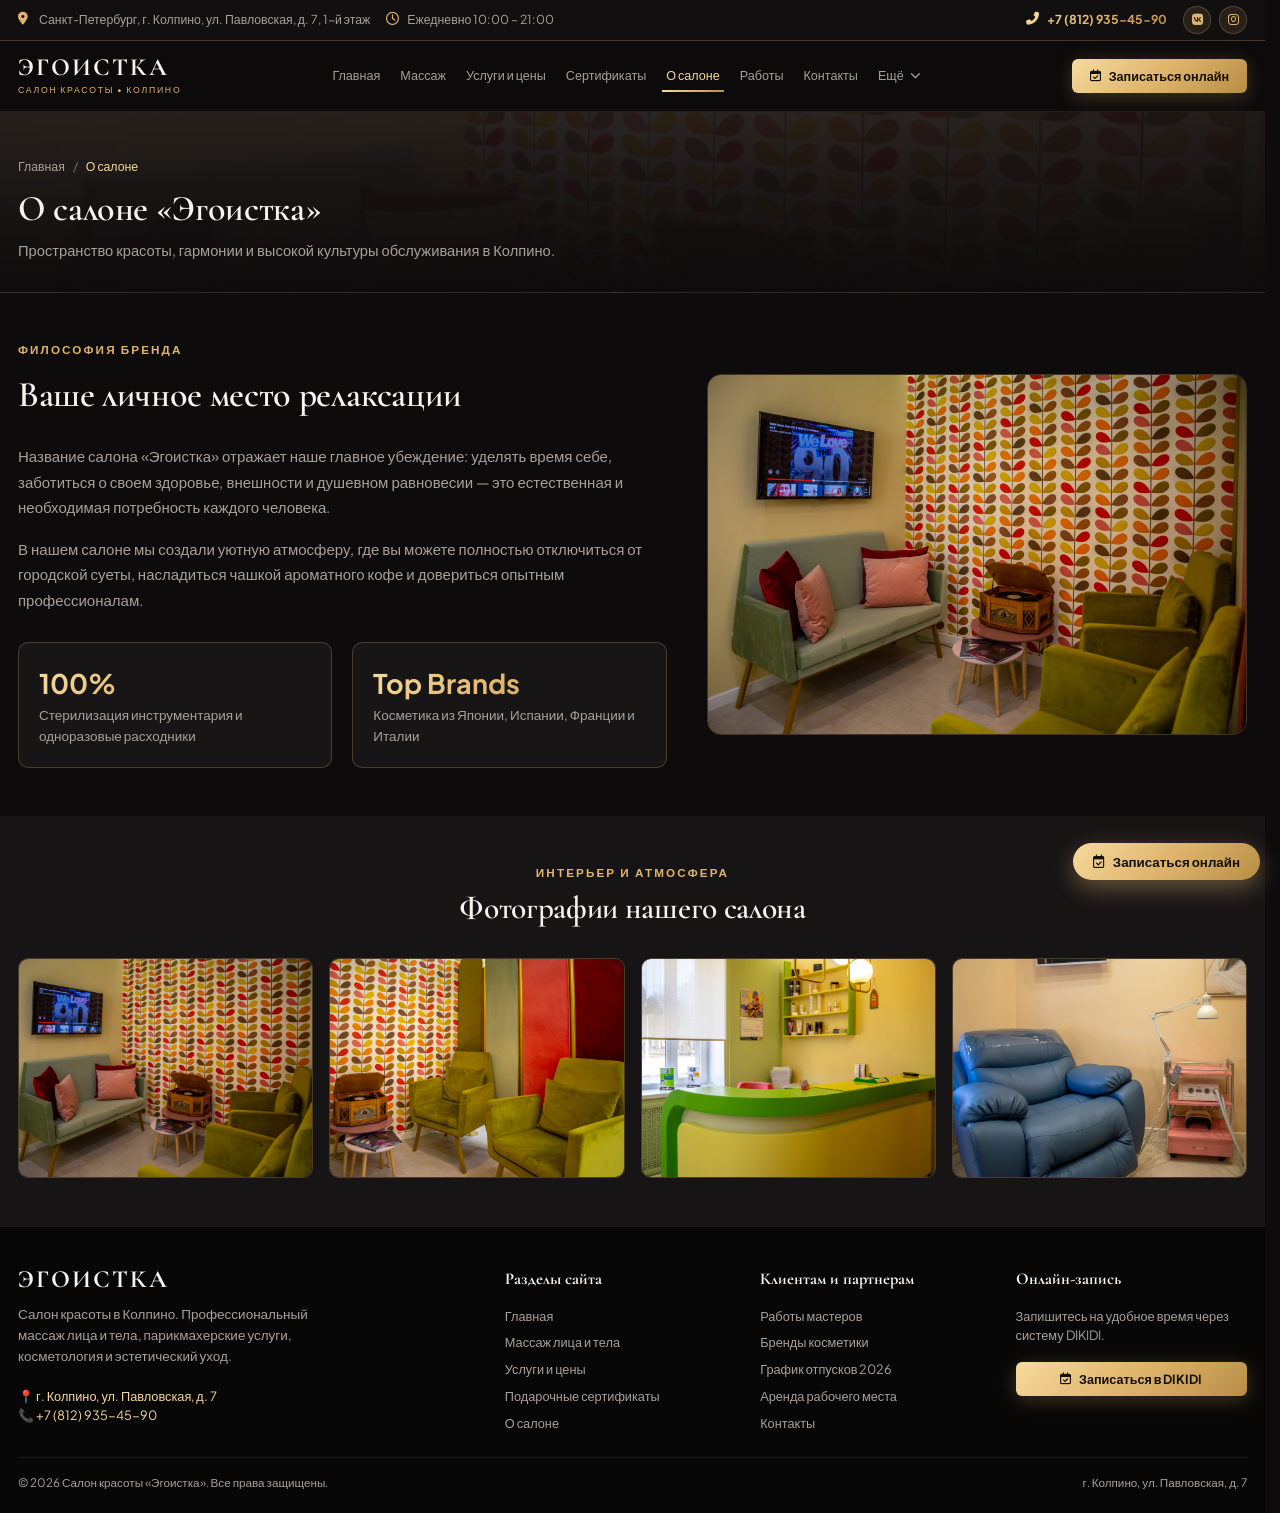
<file: nash-salon.html>
<!DOCTYPE html>
<html lang="ru">
<head>
  <meta charset="UTF-8">
  <meta name="viewport" content="width=device-width, initial-scale=1.0">
  <title>О салоне — Салон красоты "Эгоистка" (г. Колпино)</title>
  <meta name="description" content="Атмосфера, философия и стандарты качества салона красоты Эгоистка в Колпино. Профессиональное оборудование, сертификация, комфорт. Ул. Павловская, д. 7. Телефон: +7 (812) 935-45-90.">
  
  <link rel="stylesheet" href="https://cdnjs.cloudflare.com/ajax/libs/font-awesome/6.4.0/css/all.min.css">
  <link rel="stylesheet" href="style.css">
  <script src="app.js" defer></script>
</head>
<body>

  <!-- Top Contact Bar -->
  <div class="top-bar">
    <div class="container top-bar-inner">
      <div class="top-bar-info">
        <div class="top-bar-item">
          <i class="fas fa-map-marker-alt"></i>
          <span>Санкт-Петербург, г. Колпино, ул. Павловская, д. 7, 1-й этаж</span>
        </div>
        <div class="top-bar-item">
          <i class="far fa-clock"></i>
          <span>Ежедневно 10:00 – 21:00</span>
        </div>
      </div>
      <div class="top-bar-info">
        <a href="tel:+78129354590" class="top-bar-item gold-text" style="font-weight: 700;">
          <i class="fas fa-phone-alt"></i> +7 (812) 935-45-90
        </a>
        <div class="social-links">
          <a href="https://vk.com/egoistka_kolpino" target="_blank" class="social-icon" title="ВКонтакте">
            <i class="fab fa-vk"></i>
          </a>
          <a href="https://www.instagram.com/salon_egoistcka" target="_blank" class="social-icon" title="Instagram">
            <i class="fab fa-instagram"></i>
          </a>
        </div>
      </div>
    </div>
  </div>

  <!-- Header Navigation -->
  <header class="header">
    <div class="container header-inner">
      <a href="index.html" class="logo-brand">
        <span class="logo-title">ЭГОИСТКА</span>
        <span class="logo-sub">САЛОН КРАСОТЫ • КОЛПИНО</span>
      </a>

      <nav>
        <ul class="nav-menu">
          <li><a href="index.html" class="nav-link">Главная</a></li>
          <li><a href="massazh-lica-i-tela.html" class="nav-link">Массаж</a></li>
          <li><a href="services.html" class="nav-link">Услуги и цены</a></li>
          <li><a href="bonusy.html" class="nav-link">Сертификаты</a></li>
          <li><a href="nash-salon.html" class="nav-link active">О салоне</a></li>
          <li><a href="raboty.html" class="nav-link">Работы</a></li>
          <li><a href="contacts.html" class="nav-link">Контакты</a></li>
          <li class="nav-dropdown">
            <a href="#" class="nav-link">Ещё <i class="fas fa-chevron-down" style="font-size: 0.7rem; margin-left: 2px;"></i></a>
            <ul class="dropdown-menu">
              <li class="dropdown-item"><a href="brendy.html"><i class="fas fa-award"></i> Бренды косметики</a></li>
              <li class="dropdown-item"><a href="grafik-otpuskov.html"><i class="far fa-calendar-alt"></i> График отпусков 2026</a></li>
              <li class="dropdown-item"><a href="arenda-rabochego-mesta.html"><i class="fas fa-chair"></i> Аренда рабочего места</a></li>
            </ul>
          </li>
        </ul>
      </nav>

      <button class="btn-primary btn-dikidi">
        <i class="far fa-calendar-check"></i> Записаться онлайн
      </button>

      <div class="mobile-toggle">
        <span></span>
        <span></span>
        <span></span>
      </div>
    </div>
  </header>

  <main>
    <div class="page-hero">
      <div class="container">
        <div class="breadcrumbs">
          <a href="index.html">Главная</a>
          <span>/</span>
          <span style="color: var(--gold-light);">О салоне</span>
        </div>
        <h1 class="page-title serif-title">О салоне «Эгоистка»</h1>
        <p class="page-subtitle">Пространство красоты, гармонии и высокой культуры обслуживания в Колпино.</p>
      </div>
    </div>

    <section class="section">
      <div class="container" style="display: grid; grid-template-columns: 1.2fr 1fr; gap: 40px; align-items: center;">
        <div>
          <span class="section-subtitle">Философия бренда</span>
          <h2 class="serif-title" style="font-size: 2.4rem; margin-bottom: 20px;">Ваше личное место релаксации</h2>
          <p style="color: var(--text-muted); margin-bottom: 16px; line-height: 1.7;">
            Название салона «Эгоистка» отражает наше главное убеждение: уделять время себе, заботиться о своем здоровье, внешности и душевном равновесии — это естественная и необходимая потребность каждого человека.
          </p>
          <p style="color: var(--text-muted); margin-bottom: 24px; line-height: 1.7;">
            В нашем салоне мы создали уютную атмосферу, где вы можете полностью отключиться от городской суеты, насладиться чашкой ароматного кофе и довериться опытным профессионалам.
          </p>

          <div style="display: grid; grid-template-columns: 1fr 1fr; gap: 20px; margin-top: 30px;">
            <div style="background: var(--bg-card); border: 1px solid var(--border-gold); padding: 20px; border-radius: var(--radius-md);">
              <div class="gold-text" style="font-size: 1.8rem; font-weight: 700;">100%</div>
              <div style="font-size: 0.9rem; color: var(--text-muted);">Стерилизация инструментария и одноразовые расходники</div>
            </div>
            <div style="background: var(--bg-card); border: 1px solid var(--border-gold); padding: 20px; border-radius: var(--radius-md);">
              <div class="gold-text" style="font-size: 1.8rem; font-weight: 700;">Top Brands</div>
              <div style="font-size: 0.9rem; color: var(--text-muted);">Косметика из Японии, Испании, Франции и Италии</div>
            </div>
          </div>
        </div>

        <div style="border-radius: var(--radius-lg); overflow: hidden; border: 1px solid var(--border-gold);">
          <img src="assets/orig/salon1.jpg" alt="Реальный интерьер салона Эгоистка">
        </div>
      </div>
    </section>

    <!-- REAL Interior Gallery -->
    <section class="section" style="background: var(--bg-surface);">
      <div class="container">
        <div class="section-header">
          <span class="section-subtitle">Интерьер и атмосфера</span>
          <h2 class="section-title serif-title">Фотографии нашего салона</h2>
        </div>

        <div class="services-grid" style="grid-template-columns: repeat(auto-fill, minmax(280px, 1fr));">
          <div style="border-radius: var(--radius-md); overflow: hidden; border: 1px solid var(--border-gold); height: 220px;">
            <img src="assets/orig/salon1.jpg" alt="Интерьер 1" style="width: 100%; height: 100%; object-fit: cover;">
          </div>
          <div style="border-radius: var(--radius-md); overflow: hidden; border: 1px solid var(--border-gold); height: 220px;">
            <img src="assets/orig/salon2.jpg" alt="Интерьер 2" style="width: 100%; height: 100%; object-fit: cover;">
          </div>
          <div style="border-radius: var(--radius-md); overflow: hidden; border: 1px solid var(--border-gold); height: 220px;">
            <img src="assets/orig/salon3.jpg" alt="Интерьер 3" style="width: 100%; height: 100%; object-fit: cover;">
          </div>
          <div style="border-radius: var(--radius-md); overflow: hidden; border: 1px solid var(--border-gold); height: 220px;">
            <img src="assets/orig/salon4.jpg" alt="Интерьер 4" style="width: 100%; height: 100%; object-fit: cover;">
          </div>
        </div>
      </div>
    </section>
  </main>

  <footer class="footer">
    <div class="container">
      <div class="footer-grid">
        <div>
          <div class="logo-title serif-title" style="margin-bottom: 12px;">ЭГОИСТКА</div>
          <p style="color: var(--text-muted); font-size: 0.9rem; max-width: 320px; margin-bottom: 20px;">
            Салон красоты в Колпино. Профессиональный массаж лица и тела, парикмахерские услуги, косметология и эстетический уход.
          </p>
          <div style="font-size: 0.85rem; color: var(--gold-light);">
            📍 г. Колпино, ул. Павловская, д. 7<br>
            📞 +7 (812) 935-45-90
          </div>
        </div>

        <div>
          <h4 class="footer-col-title">Разделы сайта</h4>
          <ul class="footer-links">
            <li><a href="index.html">Главная</a></li>
            <li><a href="massazh-lica-i-tela.html">Массаж лица и тела</a></li>
            <li><a href="services.html">Услуги и цены</a></li>
            <li><a href="bonusy.html">Подарочные сертификаты</a></li>
            <li><a href="nash-salon.html">О салоне</a></li>
          </ul>
        </div>

        <div>
          <h4 class="footer-col-title">Клиентам и партнерам</h4>
          <ul class="footer-links">
            <li><a href="raboty.html">Работы мастеров</a></li>
            <li><a href="brendy.html">Бренды косметики</a></li>
            <li><a href="grafik-otpuskov.html">График отпусков 2026</a></li>
            <li><a href="arenda-rabochego-mesta.html">Аренда рабочего места</a></li>
            <li><a href="contacts.html">Контакты</a></li>
          </ul>
        </div>

        <div>
          <h4 class="footer-col-title">Онлайн-запись</h4>
          <p style="font-size: 0.85rem; color: var(--text-muted); margin-bottom: 16px;">Запишитесь на удобное время через систему DIKIDI.</p>
          <button class="btn-primary btn-dikidi" style="width: 100%; justify-content: center;"><i class="far fa-calendar-check"></i> Записаться в DIKIDI</button>
        </div>
      </div>

      <div class="footer-bottom">
        <div>© 2026 Салон красоты «Эгоистка». Все права защищены.</div>
        <div>г. Колпино, ул. Павловская, д. 7</div>
      </div>
    </div>
  </footer>

  <button class="floating-booking btn-dikidi"><i class="far fa-calendar-check"></i> Записаться онлайн</button>

  <div id="dikidiModal" class="modal-overlay">
    <div class="modal-content">
      <div class="modal-header">
        <h3 class="serif-title gold-text" style="font-size: 1.4rem;">Онлайн-запись в салон «Эгоистка»</h3>
        <button class="modal-close">&times;</button>
      </div>
      <div class="modal-body">
        <iframe id="dikidiIframe" src="https://dikidi.net/#widget=51285" title="DIKIDI Booking Widget"></iframe>
      </div>
    </div>
  </div>

</body>
</html>
</file>
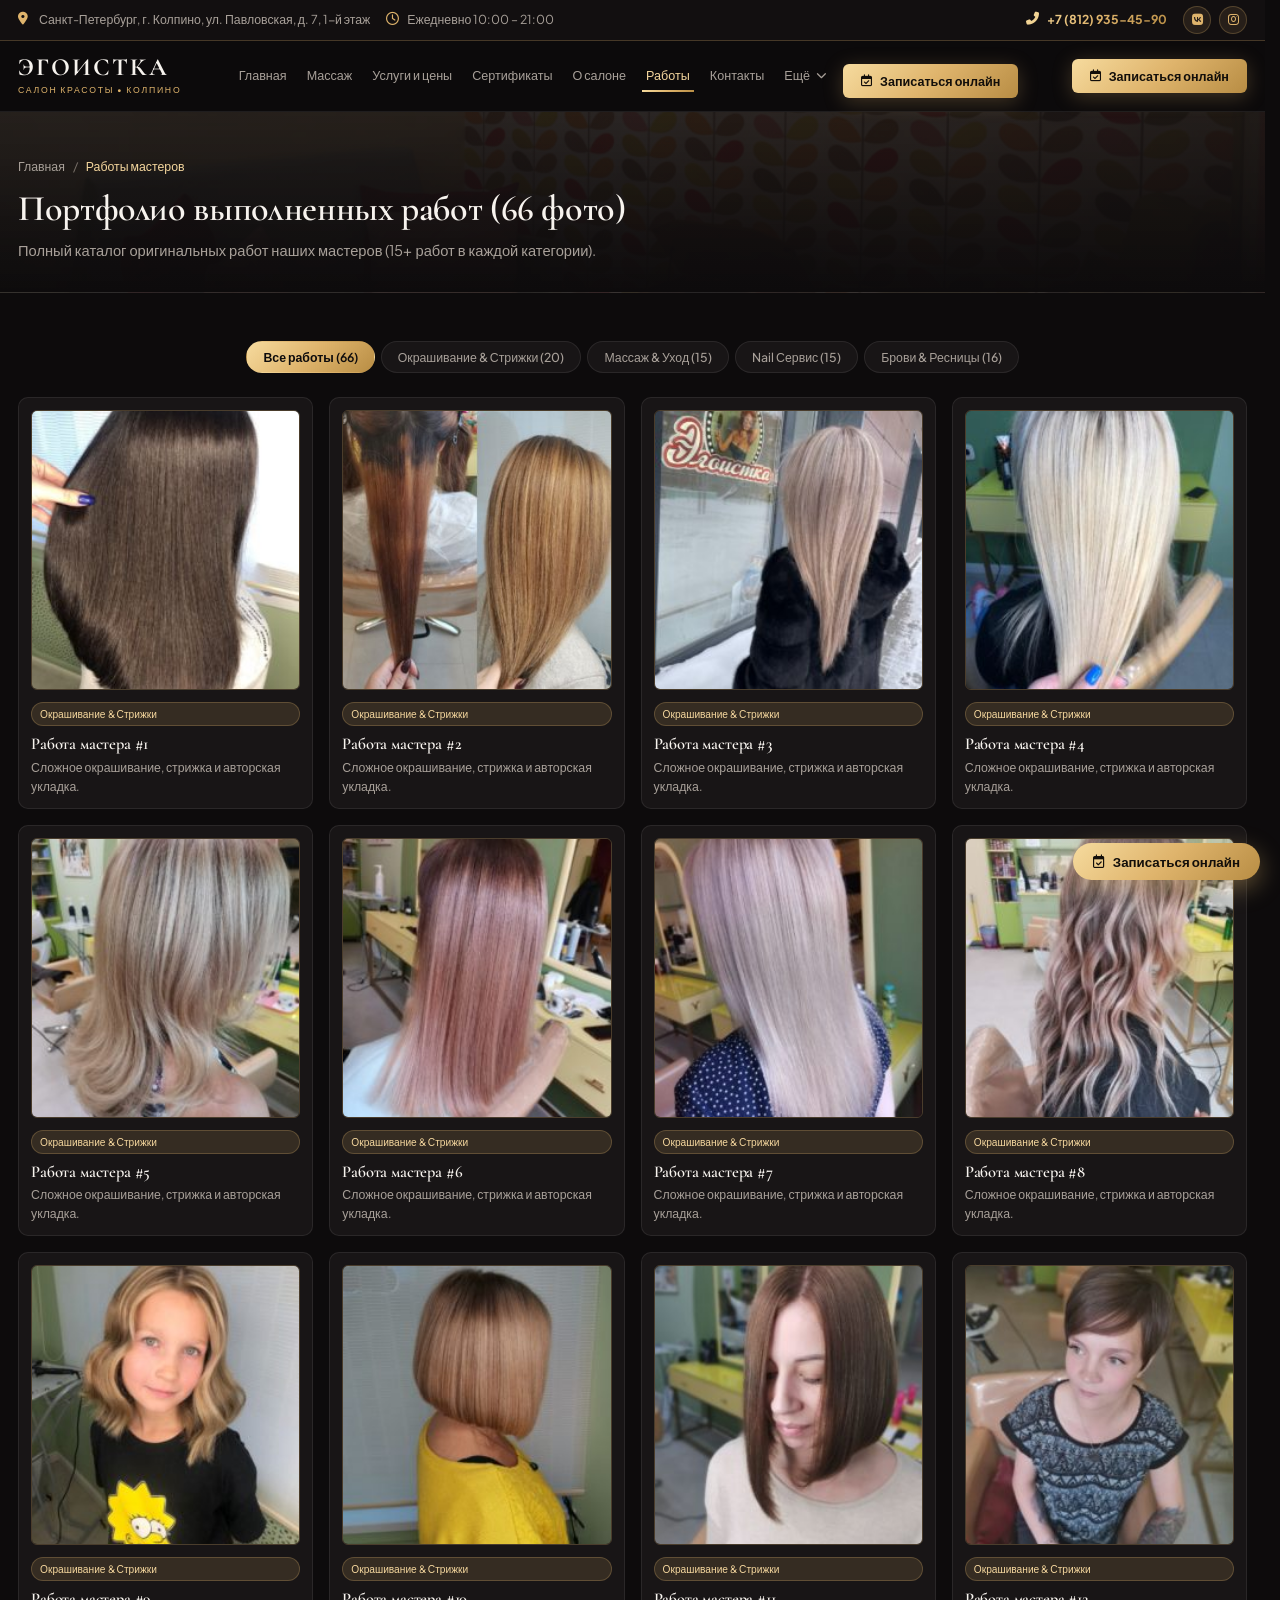
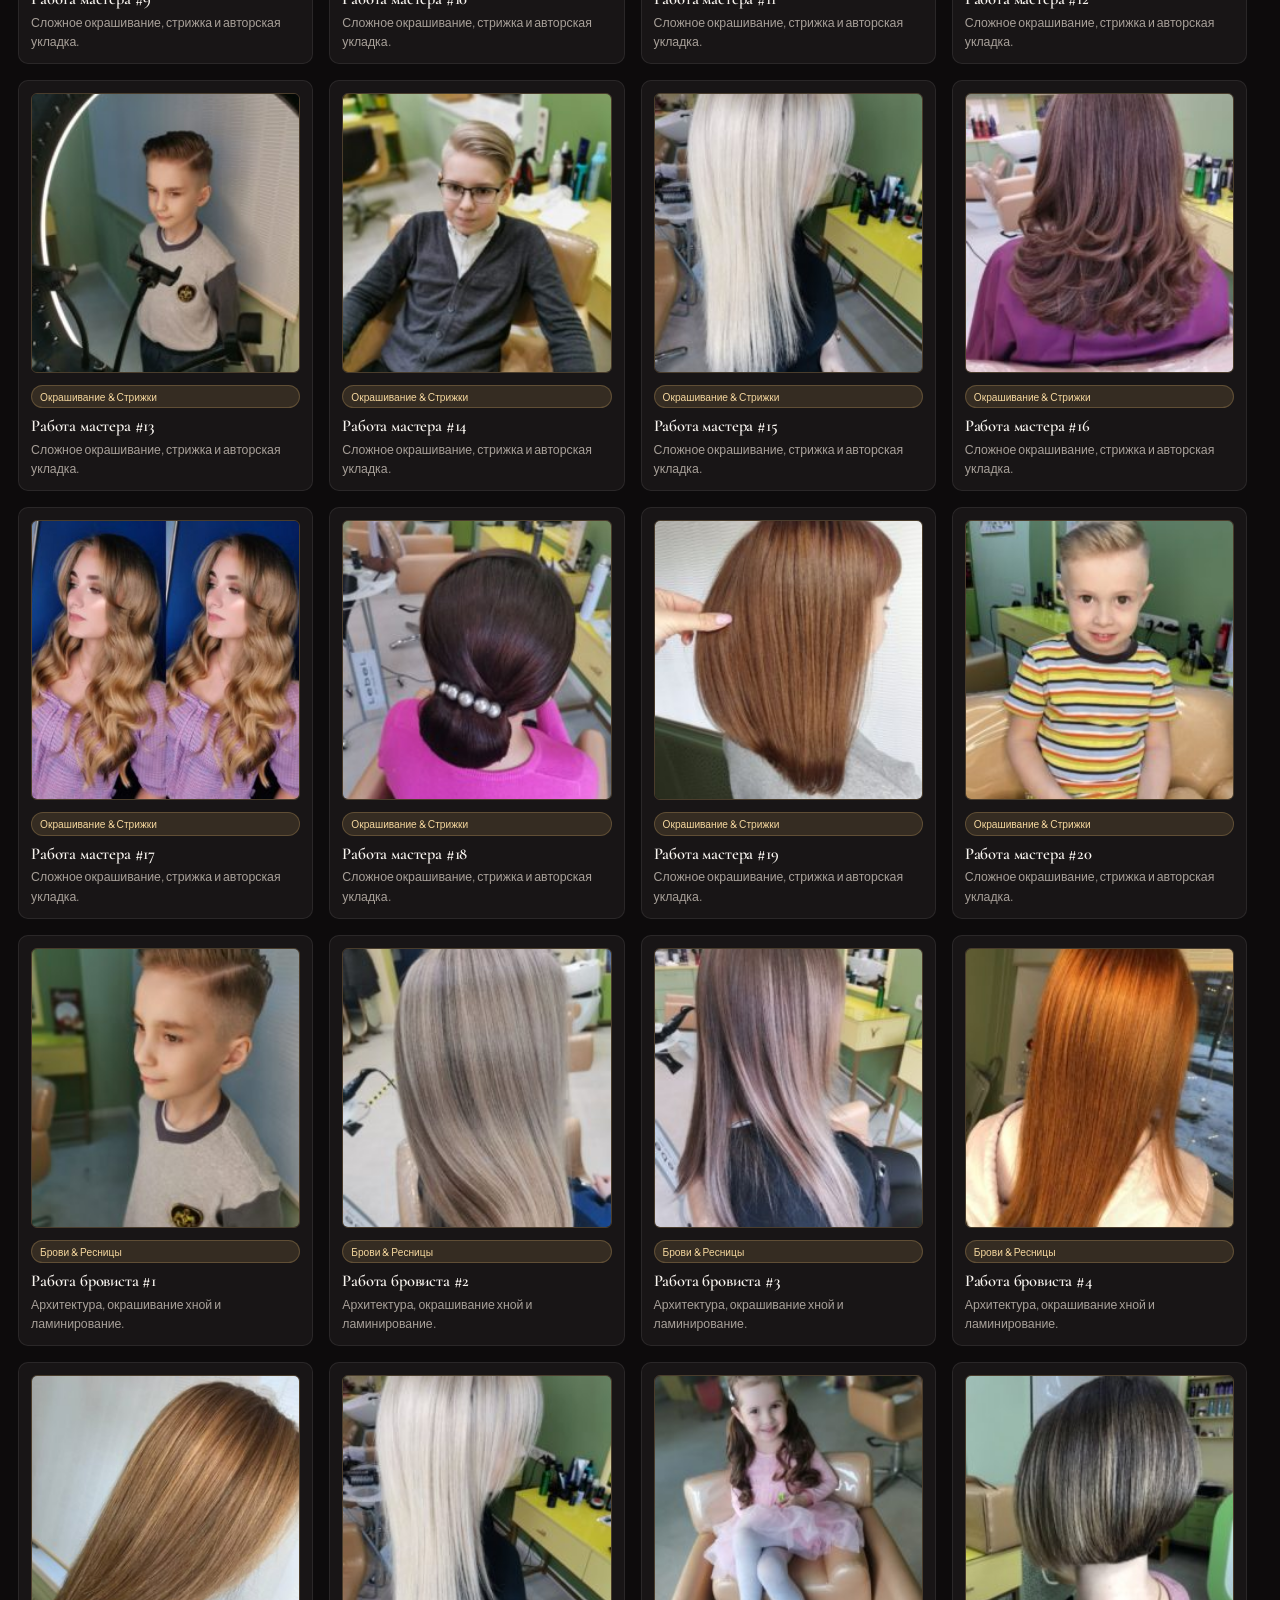
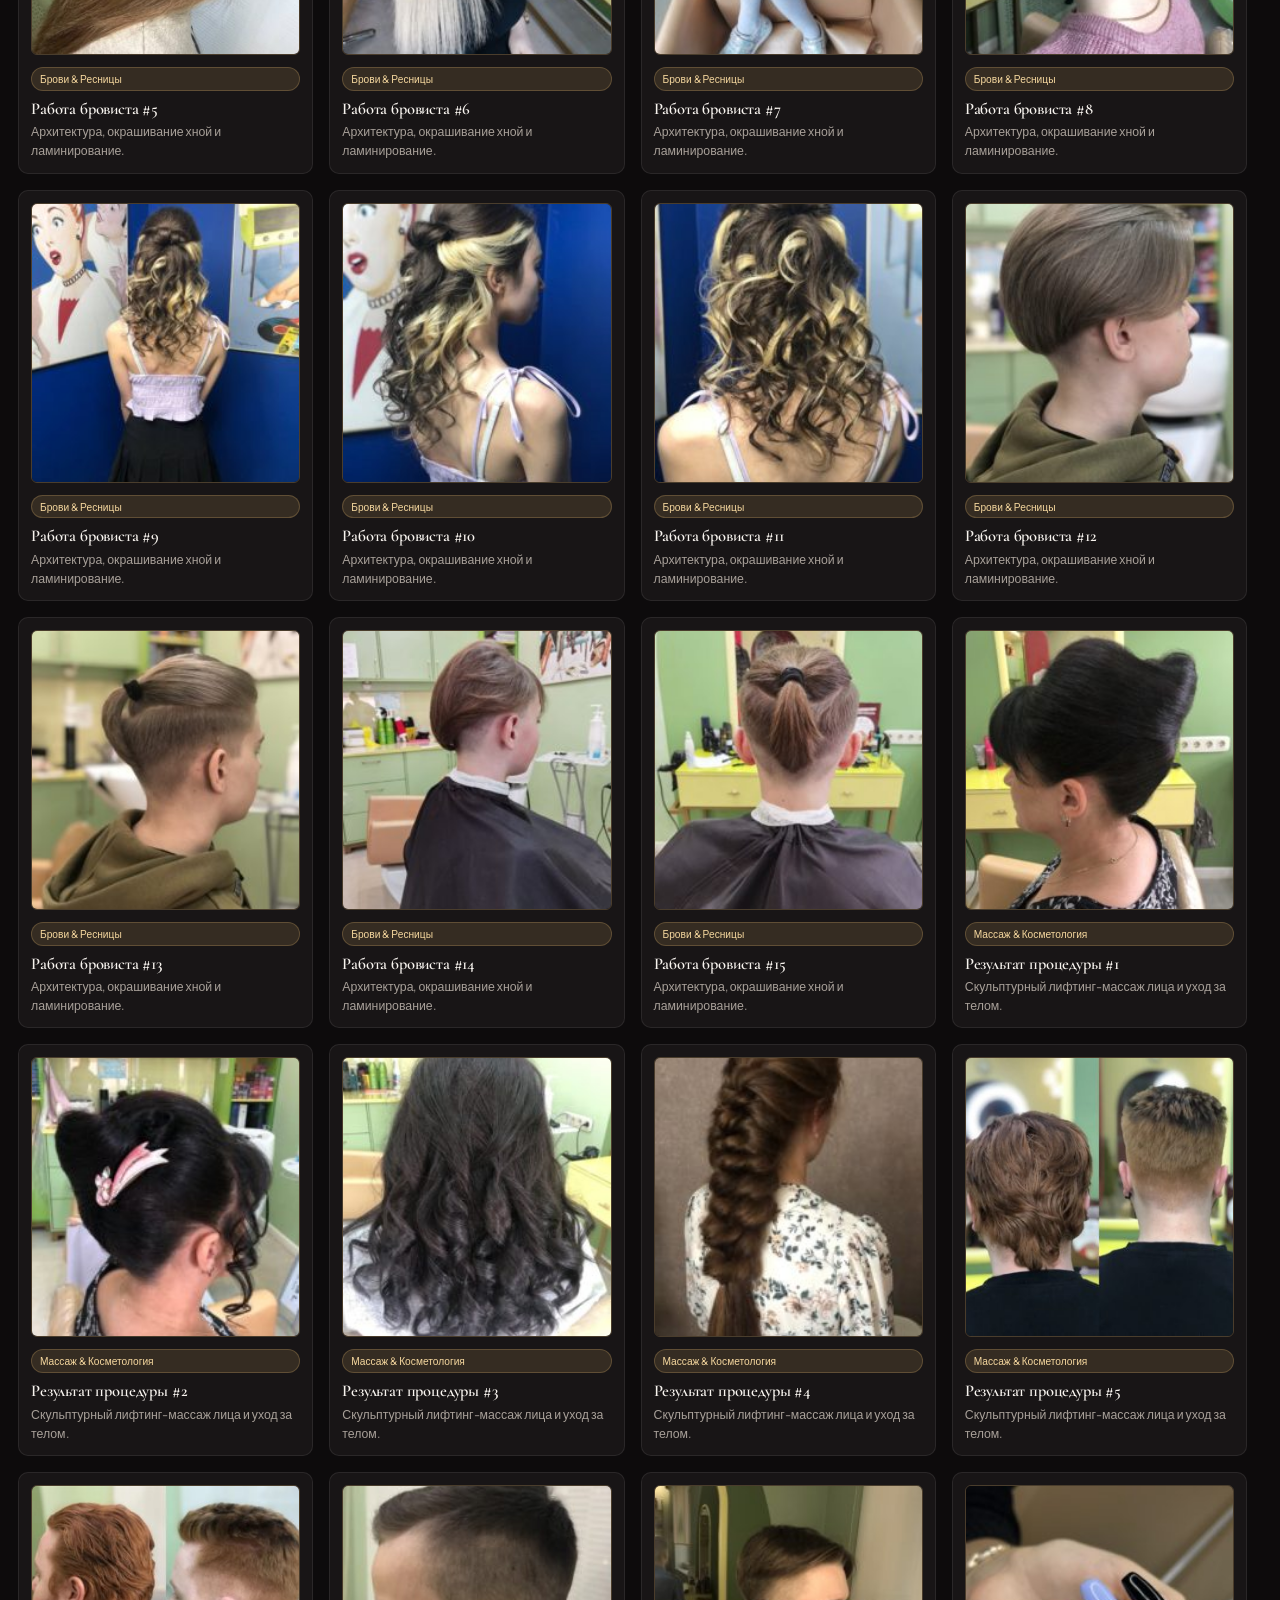
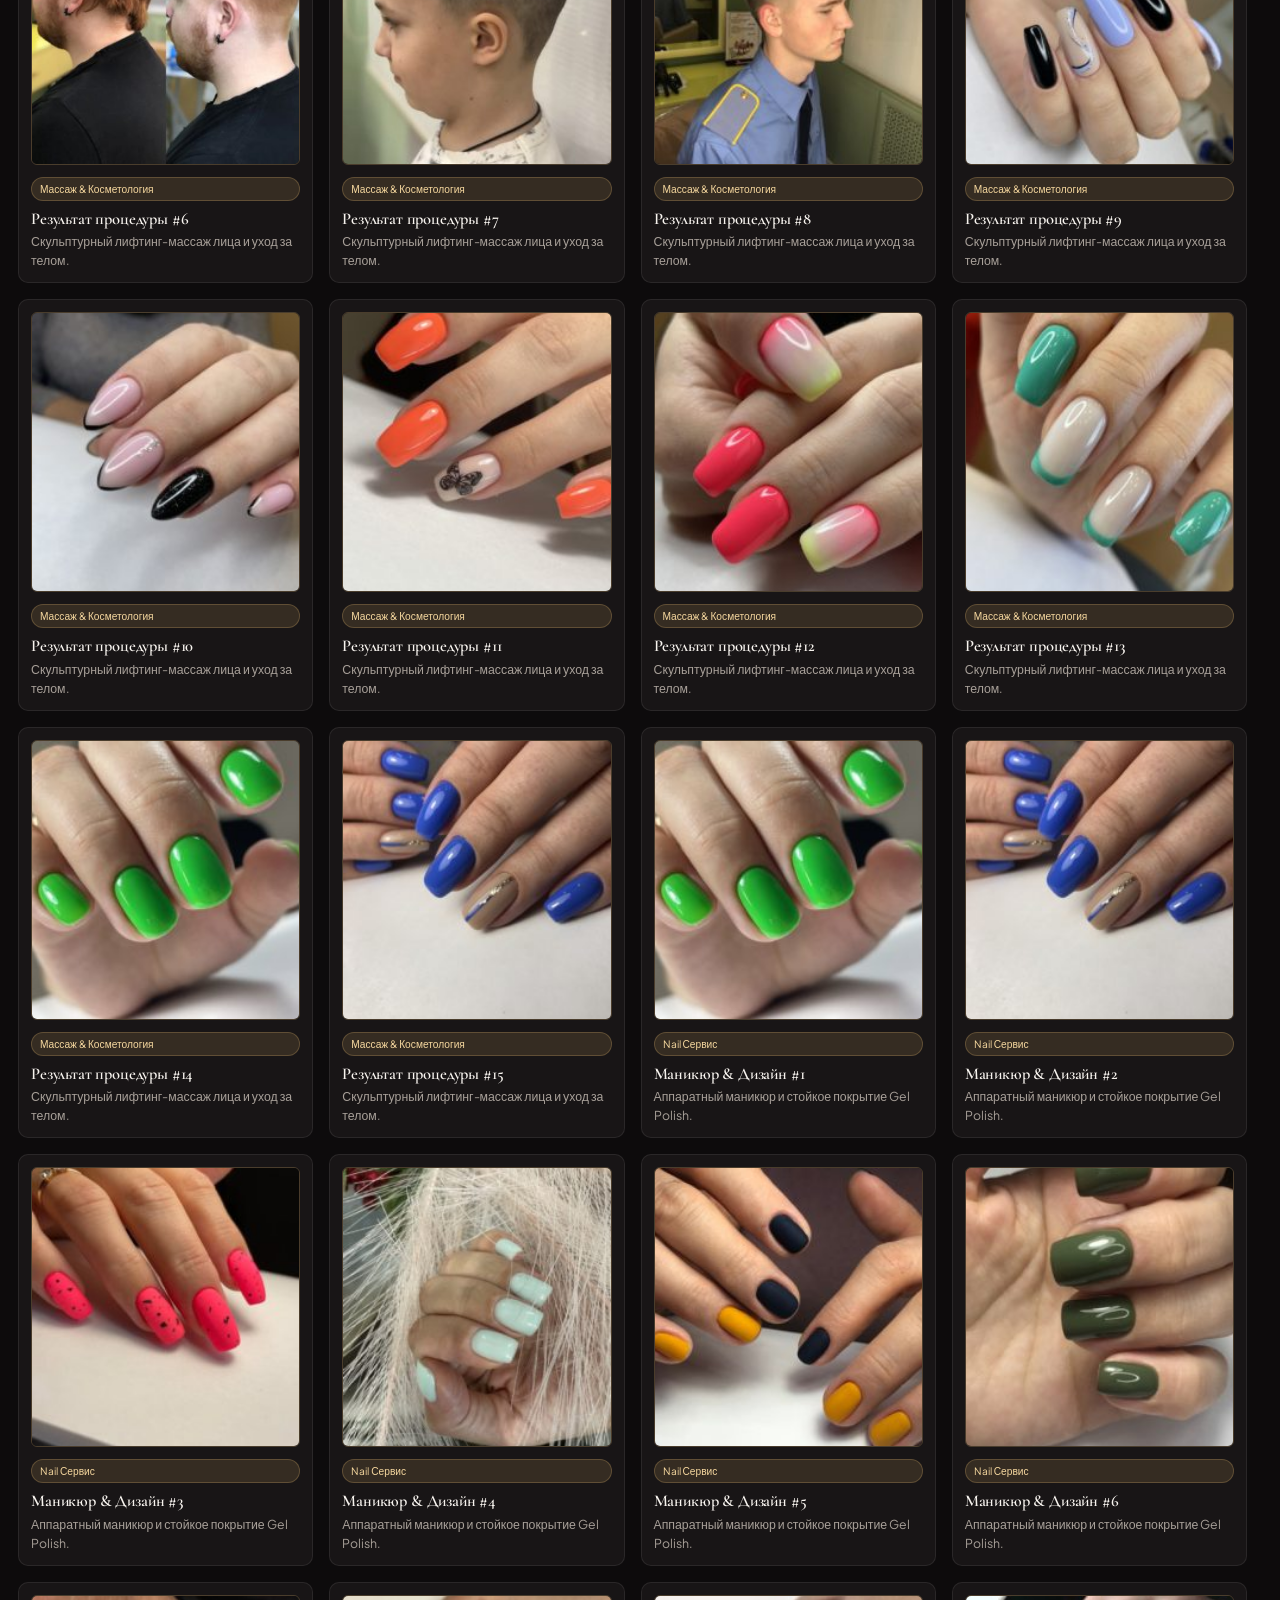
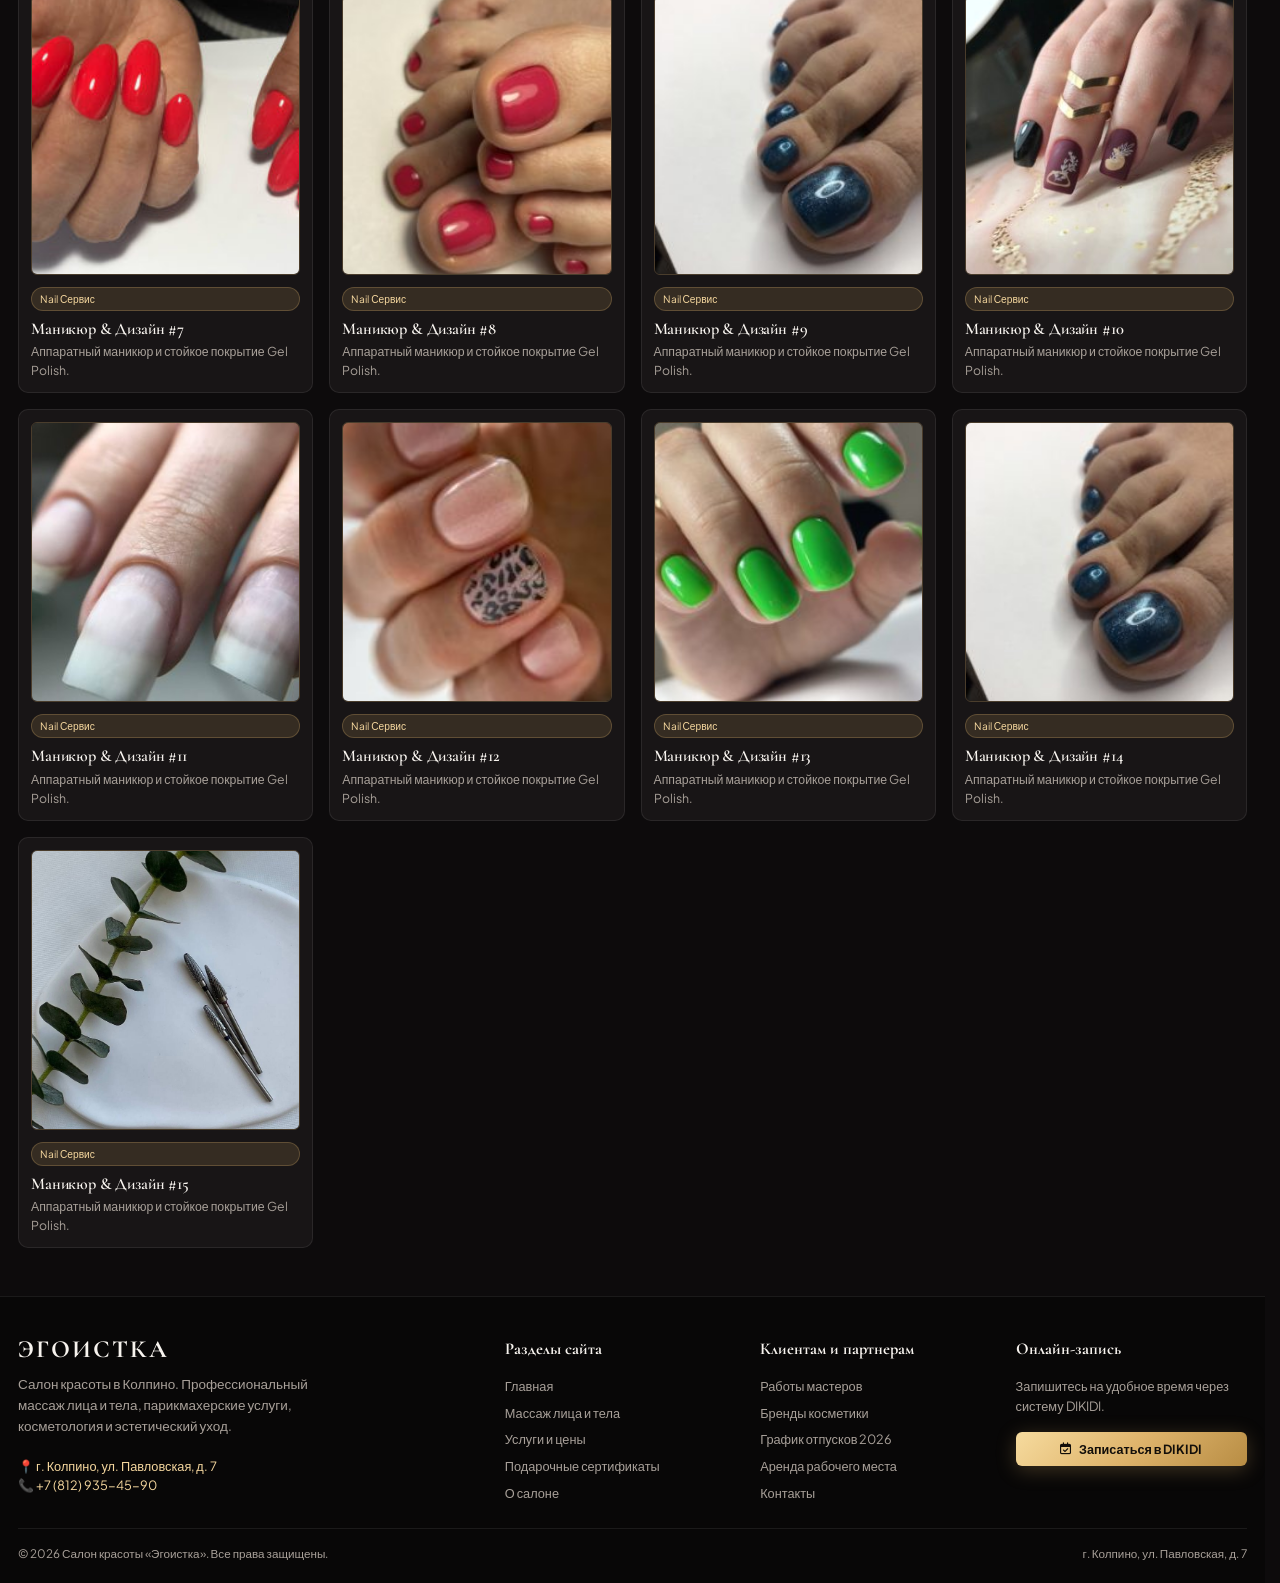
<file: raboty.html>
<!DOCTYPE html>
<html lang="ru">
<head>
  <meta charset="UTF-8">
  <meta name="viewport" content="width=device-width, initial-scale=1.0">
  <title>Работы мастеров — Салон красоты "Эгоистка" (Колпино)</title>
  <meta name="description" content="Полное портфолио работ мастеров салона красоты Эгоистка в Колпино: более 66 реальных фотографий окрашивания, массажа, ухода, маникюра, бровей. Телефон: +7 (812) 935-45-90.">
  
  <link rel="stylesheet" href="https://cdnjs.cloudflare.com/ajax/libs/font-awesome/6.4.0/css/all.min.css">
  <link rel="stylesheet" href="style.css">
  <script src="app.js" defer></script>
</head>
<body>

  <!-- Top Contact Bar -->
  <div class="top-bar">
    <div class="container top-bar-inner">
      <div class="top-bar-info">
        <div class="top-bar-item">
          <i class="fas fa-map-marker-alt"></i>
          <span class="address-text">Санкт-Петербург, г. Колпино, ул. Павловская, д. 7, 1-й этаж</span>
        </div>
        <div class="top-bar-item">
          <i class="far fa-clock"></i>
          <span>Ежедневно 10:00 – 21:00</span>
        </div>
      </div>
      <div class="top-bar-info">
        <a href="tel:+78129354590" class="top-bar-item gold-text" style="font-weight: 700;">
          <i class="fas fa-phone-alt"></i> +7 (812) 935-45-90
        </a>
        <div class="social-links">
          <a href="https://vk.com/egoistka_kolpino" target="_blank" class="social-icon" title="ВКонтакте">
            <i class="fab fa-vk"></i>
          </a>
          <a href="https://www.instagram.com/salon_egoistcka" target="_blank" class="social-icon" title="Instagram">
            <i class="fab fa-instagram"></i>
          </a>
        </div>
      </div>
    </div>
  </div>

  <!-- Header Navigation -->
  <header class="header">
    <div class="container header-inner">
      <a href="index.html" class="logo-brand">
        <span class="logo-title">ЭГОИСТКА</span>
        <span class="logo-sub">САЛОН КРАСОТЫ • КОЛПИНО</span>
      </a>

      <nav>
        <ul class="nav-menu">
          <li><a href="index.html" class="nav-link">Главная</a></li>
          <li><a href="massazh-lica-i-tela.html" class="nav-link">Массаж</a></li>
          <li><a href="services.html" class="nav-link">Услуги и цены</a></li>
          <li><a href="bonusy.html" class="nav-link">Сертификаты</a></li>
          <li><a href="nash-salon.html" class="nav-link">О салоне</a></li>
          <li><a href="raboty.html" class="nav-link active">Работы</a></li>
          <li><a href="contacts.html" class="nav-link">Контакты</a></li>
          <li class="nav-dropdown">
            <a href="#" class="nav-link">Ещё <i class="fas fa-chevron-down" style="font-size: 0.7rem; margin-left: 2px;"></i></a>
            <ul class="dropdown-menu">
              <li class="dropdown-item"><a href="brendy.html"><i class="fas fa-award"></i> Бренды косметики</a></li>
              <li class="dropdown-item"><a href="grafik-otpuskov.html"><i class="far fa-calendar-alt"></i> График отпусков 2026</a></li>
              <li class="dropdown-item"><a href="arenda-rabochego-mesta.html"><i class="fas fa-chair"></i> Аренда рабочего места</a></li>
            </ul>
          </li>
          <li style="width: 100%; margin-top: 10px;">
            <button class="btn-primary btn-dikidi mobile-book-btn" style="width: 100%; justify-content: center;"><i class="far fa-calendar-check"></i> Записаться онлайн</button>
          </li>
        </ul>
      </nav>

      <button class="btn-primary btn-dikidi">
        <i class="far fa-calendar-check"></i> Записаться онлайн
      </button>

      <div class="mobile-toggle">
        <span></span>
        <span></span>
        <span></span>
      </div>
    </div>
  </header>

  <main>
    <div class="page-hero">
      <div class="container">
        <div class="breadcrumbs">
          <a href="index.html">Главная</a>
          <span>/</span>
          <span style="color: var(--gold-light);">Работы мастеров</span>
        </div>
        <h1 class="page-title serif-title">Портфолио выполненных работ (66 фото)</h1>
        <p class="page-subtitle">Полный каталог оригинальных работ наших мастеров (15+ работ в каждой категории).</p>
      </div>
    </div>

    <section class="section">
      <div class="container">
        
        <!-- Interactive Category Filter Tabs -->
        <div class="filter-tabs">
          <button type="button" class="tab-btn active" data-filter="all">Все работы (66)</button>
          <button type="button" class="tab-btn" data-filter="hair">Окрашивание & Стрижки (20)</button>
          <button type="button" class="tab-btn" data-filter="massage">Массаж & Уход (15)</button>
          <button type="button" class="tab-btn" data-filter="nail">Nail Сервис (15)</button>
          <button type="button" class="tab-btn" data-filter="brows">Брови & Ресницы (16)</button>
        </div>

        <div class="services-grid" style="grid-template-columns: repeat(auto-fill, minmax(260px, 1fr));">
          
          <div class="service-card work-item" data-cat="hair" style="padding: 12px;">
            <div style="border-radius: var(--radius-sm); overflow: hidden; height: 280px; margin-bottom: 12px; border: 1px solid var(--border-gold);">
              <img src="assets/portfolio_full/hair_1.jpg" alt="Работа парикмахера 1" style="width: 100%; height: 100%; object-fit: cover;">
            </div>
            <span class="service-badge">Окрашивание & Стрижки</span>
            <h3 class="serif-title" style="font-size: 1.1rem; margin-top: 6px;">Работа мастера #1</h3>
            <p style="font-size: 0.82rem; color: var(--text-muted);">Сложное окрашивание, стрижка и авторская укладка.</p>
          </div>
          <div class="service-card work-item" data-cat="hair" style="padding: 12px;">
            <div style="border-radius: var(--radius-sm); overflow: hidden; height: 280px; margin-bottom: 12px; border: 1px solid var(--border-gold);">
              <img src="assets/portfolio_full/hair_2.jpg" alt="Работа парикмахера 2" style="width: 100%; height: 100%; object-fit: cover;">
            </div>
            <span class="service-badge">Окрашивание & Стрижки</span>
            <h3 class="serif-title" style="font-size: 1.1rem; margin-top: 6px;">Работа мастера #2</h3>
            <p style="font-size: 0.82rem; color: var(--text-muted);">Сложное окрашивание, стрижка и авторская укладка.</p>
          </div>
          <div class="service-card work-item" data-cat="hair" style="padding: 12px;">
            <div style="border-radius: var(--radius-sm); overflow: hidden; height: 280px; margin-bottom: 12px; border: 1px solid var(--border-gold);">
              <img src="assets/portfolio_full/hair_3.jpg" alt="Работа парикмахера 3" style="width: 100%; height: 100%; object-fit: cover;">
            </div>
            <span class="service-badge">Окрашивание & Стрижки</span>
            <h3 class="serif-title" style="font-size: 1.1rem; margin-top: 6px;">Работа мастера #3</h3>
            <p style="font-size: 0.82rem; color: var(--text-muted);">Сложное окрашивание, стрижка и авторская укладка.</p>
          </div>
          <div class="service-card work-item" data-cat="hair" style="padding: 12px;">
            <div style="border-radius: var(--radius-sm); overflow: hidden; height: 280px; margin-bottom: 12px; border: 1px solid var(--border-gold);">
              <img src="assets/portfolio_full/hair_4.jpg" alt="Работа парикмахера 4" style="width: 100%; height: 100%; object-fit: cover;">
            </div>
            <span class="service-badge">Окрашивание & Стрижки</span>
            <h3 class="serif-title" style="font-size: 1.1rem; margin-top: 6px;">Работа мастера #4</h3>
            <p style="font-size: 0.82rem; color: var(--text-muted);">Сложное окрашивание, стрижка и авторская укладка.</p>
          </div>
          <div class="service-card work-item" data-cat="hair" style="padding: 12px;">
            <div style="border-radius: var(--radius-sm); overflow: hidden; height: 280px; margin-bottom: 12px; border: 1px solid var(--border-gold);">
              <img src="assets/portfolio_full/hair_5.jpg" alt="Работа парикмахера 5" style="width: 100%; height: 100%; object-fit: cover;">
            </div>
            <span class="service-badge">Окрашивание & Стрижки</span>
            <h3 class="serif-title" style="font-size: 1.1rem; margin-top: 6px;">Работа мастера #5</h3>
            <p style="font-size: 0.82rem; color: var(--text-muted);">Сложное окрашивание, стрижка и авторская укладка.</p>
          </div>
          <div class="service-card work-item" data-cat="hair" style="padding: 12px;">
            <div style="border-radius: var(--radius-sm); overflow: hidden; height: 280px; margin-bottom: 12px; border: 1px solid var(--border-gold);">
              <img src="assets/portfolio_full/hair_6.jpg" alt="Работа парикмахера 6" style="width: 100%; height: 100%; object-fit: cover;">
            </div>
            <span class="service-badge">Окрашивание & Стрижки</span>
            <h3 class="serif-title" style="font-size: 1.1rem; margin-top: 6px;">Работа мастера #6</h3>
            <p style="font-size: 0.82rem; color: var(--text-muted);">Сложное окрашивание, стрижка и авторская укладка.</p>
          </div>
          <div class="service-card work-item" data-cat="hair" style="padding: 12px;">
            <div style="border-radius: var(--radius-sm); overflow: hidden; height: 280px; margin-bottom: 12px; border: 1px solid var(--border-gold);">
              <img src="assets/portfolio_full/hair_7.jpg" alt="Работа парикмахера 7" style="width: 100%; height: 100%; object-fit: cover;">
            </div>
            <span class="service-badge">Окрашивание & Стрижки</span>
            <h3 class="serif-title" style="font-size: 1.1rem; margin-top: 6px;">Работа мастера #7</h3>
            <p style="font-size: 0.82rem; color: var(--text-muted);">Сложное окрашивание, стрижка и авторская укладка.</p>
          </div>
          <div class="service-card work-item" data-cat="hair" style="padding: 12px;">
            <div style="border-radius: var(--radius-sm); overflow: hidden; height: 280px; margin-bottom: 12px; border: 1px solid var(--border-gold);">
              <img src="assets/portfolio_full/hair_8.jpg" alt="Работа парикмахера 8" style="width: 100%; height: 100%; object-fit: cover;">
            </div>
            <span class="service-badge">Окрашивание & Стрижки</span>
            <h3 class="serif-title" style="font-size: 1.1rem; margin-top: 6px;">Работа мастера #8</h3>
            <p style="font-size: 0.82rem; color: var(--text-muted);">Сложное окрашивание, стрижка и авторская укладка.</p>
          </div>
          <div class="service-card work-item" data-cat="hair" style="padding: 12px;">
            <div style="border-radius: var(--radius-sm); overflow: hidden; height: 280px; margin-bottom: 12px; border: 1px solid var(--border-gold);">
              <img src="assets/portfolio_full/hair_9.jpg" alt="Работа парикмахера 9" style="width: 100%; height: 100%; object-fit: cover;">
            </div>
            <span class="service-badge">Окрашивание & Стрижки</span>
            <h3 class="serif-title" style="font-size: 1.1rem; margin-top: 6px;">Работа мастера #9</h3>
            <p style="font-size: 0.82rem; color: var(--text-muted);">Сложное окрашивание, стрижка и авторская укладка.</p>
          </div>
          <div class="service-card work-item" data-cat="hair" style="padding: 12px;">
            <div style="border-radius: var(--radius-sm); overflow: hidden; height: 280px; margin-bottom: 12px; border: 1px solid var(--border-gold);">
              <img src="assets/portfolio_full/hair_10.jpg" alt="Работа парикмахера 10" style="width: 100%; height: 100%; object-fit: cover;">
            </div>
            <span class="service-badge">Окрашивание & Стрижки</span>
            <h3 class="serif-title" style="font-size: 1.1rem; margin-top: 6px;">Работа мастера #10</h3>
            <p style="font-size: 0.82rem; color: var(--text-muted);">Сложное окрашивание, стрижка и авторская укладка.</p>
          </div>
          <div class="service-card work-item" data-cat="hair" style="padding: 12px;">
            <div style="border-radius: var(--radius-sm); overflow: hidden; height: 280px; margin-bottom: 12px; border: 1px solid var(--border-gold);">
              <img src="assets/portfolio_full/hair_11.jpg" alt="Работа парикмахера 11" style="width: 100%; height: 100%; object-fit: cover;">
            </div>
            <span class="service-badge">Окрашивание & Стрижки</span>
            <h3 class="serif-title" style="font-size: 1.1rem; margin-top: 6px;">Работа мастера #11</h3>
            <p style="font-size: 0.82rem; color: var(--text-muted);">Сложное окрашивание, стрижка и авторская укладка.</p>
          </div>
          <div class="service-card work-item" data-cat="hair" style="padding: 12px;">
            <div style="border-radius: var(--radius-sm); overflow: hidden; height: 280px; margin-bottom: 12px; border: 1px solid var(--border-gold);">
              <img src="assets/portfolio_full/hair_12.jpg" alt="Работа парикмахера 12" style="width: 100%; height: 100%; object-fit: cover;">
            </div>
            <span class="service-badge">Окрашивание & Стрижки</span>
            <h3 class="serif-title" style="font-size: 1.1rem; margin-top: 6px;">Работа мастера #12</h3>
            <p style="font-size: 0.82rem; color: var(--text-muted);">Сложное окрашивание, стрижка и авторская укладка.</p>
          </div>
          <div class="service-card work-item" data-cat="hair" style="padding: 12px;">
            <div style="border-radius: var(--radius-sm); overflow: hidden; height: 280px; margin-bottom: 12px; border: 1px solid var(--border-gold);">
              <img src="assets/portfolio_full/hair_13.jpg" alt="Работа парикмахера 13" style="width: 100%; height: 100%; object-fit: cover;">
            </div>
            <span class="service-badge">Окрашивание & Стрижки</span>
            <h3 class="serif-title" style="font-size: 1.1rem; margin-top: 6px;">Работа мастера #13</h3>
            <p style="font-size: 0.82rem; color: var(--text-muted);">Сложное окрашивание, стрижка и авторская укладка.</p>
          </div>
          <div class="service-card work-item" data-cat="hair" style="padding: 12px;">
            <div style="border-radius: var(--radius-sm); overflow: hidden; height: 280px; margin-bottom: 12px; border: 1px solid var(--border-gold);">
              <img src="assets/portfolio_full/hair_14.jpg" alt="Работа парикмахера 14" style="width: 100%; height: 100%; object-fit: cover;">
            </div>
            <span class="service-badge">Окрашивание & Стрижки</span>
            <h3 class="serif-title" style="font-size: 1.1rem; margin-top: 6px;">Работа мастера #14</h3>
            <p style="font-size: 0.82rem; color: var(--text-muted);">Сложное окрашивание, стрижка и авторская укладка.</p>
          </div>
          <div class="service-card work-item" data-cat="hair" style="padding: 12px;">
            <div style="border-radius: var(--radius-sm); overflow: hidden; height: 280px; margin-bottom: 12px; border: 1px solid var(--border-gold);">
              <img src="assets/portfolio_full/hair_15.jpg" alt="Работа парикмахера 15" style="width: 100%; height: 100%; object-fit: cover;">
            </div>
            <span class="service-badge">Окрашивание & Стрижки</span>
            <h3 class="serif-title" style="font-size: 1.1rem; margin-top: 6px;">Работа мастера #15</h3>
            <p style="font-size: 0.82rem; color: var(--text-muted);">Сложное окрашивание, стрижка и авторская укладка.</p>
          </div>
          <div class="service-card work-item" data-cat="hair" style="padding: 12px;">
            <div style="border-radius: var(--radius-sm); overflow: hidden; height: 280px; margin-bottom: 12px; border: 1px solid var(--border-gold);">
              <img src="assets/portfolio_full/hair_16.jpg" alt="Работа парикмахера 16" style="width: 100%; height: 100%; object-fit: cover;">
            </div>
            <span class="service-badge">Окрашивание & Стрижки</span>
            <h3 class="serif-title" style="font-size: 1.1rem; margin-top: 6px;">Работа мастера #16</h3>
            <p style="font-size: 0.82rem; color: var(--text-muted);">Сложное окрашивание, стрижка и авторская укладка.</p>
          </div>
          <div class="service-card work-item" data-cat="hair" style="padding: 12px;">
            <div style="border-radius: var(--radius-sm); overflow: hidden; height: 280px; margin-bottom: 12px; border: 1px solid var(--border-gold);">
              <img src="assets/portfolio_full/hair_17.jpg" alt="Работа парикмахера 17" style="width: 100%; height: 100%; object-fit: cover;">
            </div>
            <span class="service-badge">Окрашивание & Стрижки</span>
            <h3 class="serif-title" style="font-size: 1.1rem; margin-top: 6px;">Работа мастера #17</h3>
            <p style="font-size: 0.82rem; color: var(--text-muted);">Сложное окрашивание, стрижка и авторская укладка.</p>
          </div>
          <div class="service-card work-item" data-cat="hair" style="padding: 12px;">
            <div style="border-radius: var(--radius-sm); overflow: hidden; height: 280px; margin-bottom: 12px; border: 1px solid var(--border-gold);">
              <img src="assets/portfolio_full/hair_18.jpg" alt="Работа парикмахера 18" style="width: 100%; height: 100%; object-fit: cover;">
            </div>
            <span class="service-badge">Окрашивание & Стрижки</span>
            <h3 class="serif-title" style="font-size: 1.1rem; margin-top: 6px;">Работа мастера #18</h3>
            <p style="font-size: 0.82rem; color: var(--text-muted);">Сложное окрашивание, стрижка и авторская укладка.</p>
          </div>
          <div class="service-card work-item" data-cat="hair" style="padding: 12px;">
            <div style="border-radius: var(--radius-sm); overflow: hidden; height: 280px; margin-bottom: 12px; border: 1px solid var(--border-gold);">
              <img src="assets/portfolio_full/hair_19.jpg" alt="Работа парикмахера 19" style="width: 100%; height: 100%; object-fit: cover;">
            </div>
            <span class="service-badge">Окрашивание & Стрижки</span>
            <h3 class="serif-title" style="font-size: 1.1rem; margin-top: 6px;">Работа мастера #19</h3>
            <p style="font-size: 0.82rem; color: var(--text-muted);">Сложное окрашивание, стрижка и авторская укладка.</p>
          </div>
          <div class="service-card work-item" data-cat="hair" style="padding: 12px;">
            <div style="border-radius: var(--radius-sm); overflow: hidden; height: 280px; margin-bottom: 12px; border: 1px solid var(--border-gold);">
              <img src="assets/portfolio_full/hair_20.jpg" alt="Работа парикмахера 20" style="width: 100%; height: 100%; object-fit: cover;">
            </div>
            <span class="service-badge">Окрашивание & Стрижки</span>
            <h3 class="serif-title" style="font-size: 1.1rem; margin-top: 6px;">Работа мастера #20</h3>
            <p style="font-size: 0.82rem; color: var(--text-muted);">Сложное окрашивание, стрижка и авторская укладка.</p>
          </div>
          
          <div class="service-card work-item" data-cat="brows" style="padding: 12px;">
            <div style="border-radius: var(--radius-sm); overflow: hidden; height: 280px; margin-bottom: 12px; border: 1px solid var(--border-gold);">
              <img src="assets/portfolio_full/brovi_1.jpg" alt="Оформление бровей 1" style="width: 100%; height: 100%; object-fit: cover;">
            </div>
            <span class="service-badge">Брови & Ресницы</span>
            <h3 class="serif-title" style="font-size: 1.1rem; margin-top: 6px;">Работа бровиста #1</h3>
            <p style="font-size: 0.82rem; color: var(--text-muted);">Архитектура, окрашивание хной и ламинирование.</p>
          </div>
          <div class="service-card work-item" data-cat="brows" style="padding: 12px;">
            <div style="border-radius: var(--radius-sm); overflow: hidden; height: 280px; margin-bottom: 12px; border: 1px solid var(--border-gold);">
              <img src="assets/portfolio_full/brovi_2.jpg" alt="Оформление бровей 2" style="width: 100%; height: 100%; object-fit: cover;">
            </div>
            <span class="service-badge">Брови & Ресницы</span>
            <h3 class="serif-title" style="font-size: 1.1rem; margin-top: 6px;">Работа бровиста #2</h3>
            <p style="font-size: 0.82rem; color: var(--text-muted);">Архитектура, окрашивание хной и ламинирование.</p>
          </div>
          <div class="service-card work-item" data-cat="brows" style="padding: 12px;">
            <div style="border-radius: var(--radius-sm); overflow: hidden; height: 280px; margin-bottom: 12px; border: 1px solid var(--border-gold);">
              <img src="assets/portfolio_full/brovi_3.jpg" alt="Оформление бровей 3" style="width: 100%; height: 100%; object-fit: cover;">
            </div>
            <span class="service-badge">Брови & Ресницы</span>
            <h3 class="serif-title" style="font-size: 1.1rem; margin-top: 6px;">Работа бровиста #3</h3>
            <p style="font-size: 0.82rem; color: var(--text-muted);">Архитектура, окрашивание хной и ламинирование.</p>
          </div>
          <div class="service-card work-item" data-cat="brows" style="padding: 12px;">
            <div style="border-radius: var(--radius-sm); overflow: hidden; height: 280px; margin-bottom: 12px; border: 1px solid var(--border-gold);">
              <img src="assets/portfolio_full/brovi_4.jpg" alt="Оформление бровей 4" style="width: 100%; height: 100%; object-fit: cover;">
            </div>
            <span class="service-badge">Брови & Ресницы</span>
            <h3 class="serif-title" style="font-size: 1.1rem; margin-top: 6px;">Работа бровиста #4</h3>
            <p style="font-size: 0.82rem; color: var(--text-muted);">Архитектура, окрашивание хной и ламинирование.</p>
          </div>
          <div class="service-card work-item" data-cat="brows" style="padding: 12px;">
            <div style="border-radius: var(--radius-sm); overflow: hidden; height: 280px; margin-bottom: 12px; border: 1px solid var(--border-gold);">
              <img src="assets/portfolio_full/brovi_5.jpg" alt="Оформление бровей 5" style="width: 100%; height: 100%; object-fit: cover;">
            </div>
            <span class="service-badge">Брови & Ресницы</span>
            <h3 class="serif-title" style="font-size: 1.1rem; margin-top: 6px;">Работа бровиста #5</h3>
            <p style="font-size: 0.82rem; color: var(--text-muted);">Архитектура, окрашивание хной и ламинирование.</p>
          </div>
          <div class="service-card work-item" data-cat="brows" style="padding: 12px;">
            <div style="border-radius: var(--radius-sm); overflow: hidden; height: 280px; margin-bottom: 12px; border: 1px solid var(--border-gold);">
              <img src="assets/portfolio_full/brovi_6.jpg" alt="Оформление бровей 6" style="width: 100%; height: 100%; object-fit: cover;">
            </div>
            <span class="service-badge">Брови & Ресницы</span>
            <h3 class="serif-title" style="font-size: 1.1rem; margin-top: 6px;">Работа бровиста #6</h3>
            <p style="font-size: 0.82rem; color: var(--text-muted);">Архитектура, окрашивание хной и ламинирование.</p>
          </div>
          <div class="service-card work-item" data-cat="brows" style="padding: 12px;">
            <div style="border-radius: var(--radius-sm); overflow: hidden; height: 280px; margin-bottom: 12px; border: 1px solid var(--border-gold);">
              <img src="assets/portfolio_full/brovi_7.jpg" alt="Оформление бровей 7" style="width: 100%; height: 100%; object-fit: cover;">
            </div>
            <span class="service-badge">Брови & Ресницы</span>
            <h3 class="serif-title" style="font-size: 1.1rem; margin-top: 6px;">Работа бровиста #7</h3>
            <p style="font-size: 0.82rem; color: var(--text-muted);">Архитектура, окрашивание хной и ламинирование.</p>
          </div>
          <div class="service-card work-item" data-cat="brows" style="padding: 12px;">
            <div style="border-radius: var(--radius-sm); overflow: hidden; height: 280px; margin-bottom: 12px; border: 1px solid var(--border-gold);">
              <img src="assets/portfolio_full/brovi_8.jpg" alt="Оформление бровей 8" style="width: 100%; height: 100%; object-fit: cover;">
            </div>
            <span class="service-badge">Брови & Ресницы</span>
            <h3 class="serif-title" style="font-size: 1.1rem; margin-top: 6px;">Работа бровиста #8</h3>
            <p style="font-size: 0.82rem; color: var(--text-muted);">Архитектура, окрашивание хной и ламинирование.</p>
          </div>
          <div class="service-card work-item" data-cat="brows" style="padding: 12px;">
            <div style="border-radius: var(--radius-sm); overflow: hidden; height: 280px; margin-bottom: 12px; border: 1px solid var(--border-gold);">
              <img src="assets/portfolio_full/brovi_9.jpg" alt="Оформление бровей 9" style="width: 100%; height: 100%; object-fit: cover;">
            </div>
            <span class="service-badge">Брови & Ресницы</span>
            <h3 class="serif-title" style="font-size: 1.1rem; margin-top: 6px;">Работа бровиста #9</h3>
            <p style="font-size: 0.82rem; color: var(--text-muted);">Архитектура, окрашивание хной и ламинирование.</p>
          </div>
          <div class="service-card work-item" data-cat="brows" style="padding: 12px;">
            <div style="border-radius: var(--radius-sm); overflow: hidden; height: 280px; margin-bottom: 12px; border: 1px solid var(--border-gold);">
              <img src="assets/portfolio_full/brovi_10.jpg" alt="Оформление бровей 10" style="width: 100%; height: 100%; object-fit: cover;">
            </div>
            <span class="service-badge">Брови & Ресницы</span>
            <h3 class="serif-title" style="font-size: 1.1rem; margin-top: 6px;">Работа бровиста #10</h3>
            <p style="font-size: 0.82rem; color: var(--text-muted);">Архитектура, окрашивание хной и ламинирование.</p>
          </div>
          <div class="service-card work-item" data-cat="brows" style="padding: 12px;">
            <div style="border-radius: var(--radius-sm); overflow: hidden; height: 280px; margin-bottom: 12px; border: 1px solid var(--border-gold);">
              <img src="assets/portfolio_full/brovi_11.jpg" alt="Оформление бровей 11" style="width: 100%; height: 100%; object-fit: cover;">
            </div>
            <span class="service-badge">Брови & Ресницы</span>
            <h3 class="serif-title" style="font-size: 1.1rem; margin-top: 6px;">Работа бровиста #11</h3>
            <p style="font-size: 0.82rem; color: var(--text-muted);">Архитектура, окрашивание хной и ламинирование.</p>
          </div>
          <div class="service-card work-item" data-cat="brows" style="padding: 12px;">
            <div style="border-radius: var(--radius-sm); overflow: hidden; height: 280px; margin-bottom: 12px; border: 1px solid var(--border-gold);">
              <img src="assets/portfolio_full/brovi_12.jpg" alt="Оформление бровей 12" style="width: 100%; height: 100%; object-fit: cover;">
            </div>
            <span class="service-badge">Брови & Ресницы</span>
            <h3 class="serif-title" style="font-size: 1.1rem; margin-top: 6px;">Работа бровиста #12</h3>
            <p style="font-size: 0.82rem; color: var(--text-muted);">Архитектура, окрашивание хной и ламинирование.</p>
          </div>
          <div class="service-card work-item" data-cat="brows" style="padding: 12px;">
            <div style="border-radius: var(--radius-sm); overflow: hidden; height: 280px; margin-bottom: 12px; border: 1px solid var(--border-gold);">
              <img src="assets/portfolio_full/brovi_13.jpg" alt="Оформление бровей 13" style="width: 100%; height: 100%; object-fit: cover;">
            </div>
            <span class="service-badge">Брови & Ресницы</span>
            <h3 class="serif-title" style="font-size: 1.1rem; margin-top: 6px;">Работа бровиста #13</h3>
            <p style="font-size: 0.82rem; color: var(--text-muted);">Архитектура, окрашивание хной и ламинирование.</p>
          </div>
          <div class="service-card work-item" data-cat="brows" style="padding: 12px;">
            <div style="border-radius: var(--radius-sm); overflow: hidden; height: 280px; margin-bottom: 12px; border: 1px solid var(--border-gold);">
              <img src="assets/portfolio_full/brovi_14.jpg" alt="Оформление бровей 14" style="width: 100%; height: 100%; object-fit: cover;">
            </div>
            <span class="service-badge">Брови & Ресницы</span>
            <h3 class="serif-title" style="font-size: 1.1rem; margin-top: 6px;">Работа бровиста #14</h3>
            <p style="font-size: 0.82rem; color: var(--text-muted);">Архитектура, окрашивание хной и ламинирование.</p>
          </div>
          <div class="service-card work-item" data-cat="brows" style="padding: 12px;">
            <div style="border-radius: var(--radius-sm); overflow: hidden; height: 280px; margin-bottom: 12px; border: 1px solid var(--border-gold);">
              <img src="assets/portfolio_full/brovi_15.jpg" alt="Оформление бровей 15" style="width: 100%; height: 100%; object-fit: cover;">
            </div>
            <span class="service-badge">Брови & Ресницы</span>
            <h3 class="serif-title" style="font-size: 1.1rem; margin-top: 6px;">Работа бровиста #15</h3>
            <p style="font-size: 0.82rem; color: var(--text-muted);">Архитектура, окрашивание хной и ламинирование.</p>
          </div>
          
          <div class="service-card work-item" data-cat="massage" style="padding: 12px;">
            <div style="border-radius: var(--radius-sm); overflow: hidden; height: 280px; margin-bottom: 12px; border: 1px solid var(--border-gold);">
              <img src="assets/portfolio_full/massage_1.jpg" alt="Массаж и Уход 1" style="width: 100%; height: 100%; object-fit: cover;">
            </div>
            <span class="service-badge">Массаж & Косметология</span>
            <h3 class="serif-title" style="font-size: 1.1rem; margin-top: 6px;">Результат процедуры #1</h3>
            <p style="font-size: 0.82rem; color: var(--text-muted);">Скульптурный лифтинг-массаж лица и уход за телом.</p>
          </div>
          <div class="service-card work-item" data-cat="massage" style="padding: 12px;">
            <div style="border-radius: var(--radius-sm); overflow: hidden; height: 280px; margin-bottom: 12px; border: 1px solid var(--border-gold);">
              <img src="assets/portfolio_full/massage_2.jpg" alt="Массаж и Уход 2" style="width: 100%; height: 100%; object-fit: cover;">
            </div>
            <span class="service-badge">Массаж & Косметология</span>
            <h3 class="serif-title" style="font-size: 1.1rem; margin-top: 6px;">Результат процедуры #2</h3>
            <p style="font-size: 0.82rem; color: var(--text-muted);">Скульптурный лифтинг-массаж лица и уход за телом.</p>
          </div>
          <div class="service-card work-item" data-cat="massage" style="padding: 12px;">
            <div style="border-radius: var(--radius-sm); overflow: hidden; height: 280px; margin-bottom: 12px; border: 1px solid var(--border-gold);">
              <img src="assets/portfolio_full/massage_3.jpg" alt="Массаж и Уход 3" style="width: 100%; height: 100%; object-fit: cover;">
            </div>
            <span class="service-badge">Массаж & Косметология</span>
            <h3 class="serif-title" style="font-size: 1.1rem; margin-top: 6px;">Результат процедуры #3</h3>
            <p style="font-size: 0.82rem; color: var(--text-muted);">Скульптурный лифтинг-массаж лица и уход за телом.</p>
          </div>
          <div class="service-card work-item" data-cat="massage" style="padding: 12px;">
            <div style="border-radius: var(--radius-sm); overflow: hidden; height: 280px; margin-bottom: 12px; border: 1px solid var(--border-gold);">
              <img src="assets/portfolio_full/massage_4.jpg" alt="Массаж и Уход 4" style="width: 100%; height: 100%; object-fit: cover;">
            </div>
            <span class="service-badge">Массаж & Косметология</span>
            <h3 class="serif-title" style="font-size: 1.1rem; margin-top: 6px;">Результат процедуры #4</h3>
            <p style="font-size: 0.82rem; color: var(--text-muted);">Скульптурный лифтинг-массаж лица и уход за телом.</p>
          </div>
          <div class="service-card work-item" data-cat="massage" style="padding: 12px;">
            <div style="border-radius: var(--radius-sm); overflow: hidden; height: 280px; margin-bottom: 12px; border: 1px solid var(--border-gold);">
              <img src="assets/portfolio_full/massage_5.jpg" alt="Массаж и Уход 5" style="width: 100%; height: 100%; object-fit: cover;">
            </div>
            <span class="service-badge">Массаж & Косметология</span>
            <h3 class="serif-title" style="font-size: 1.1rem; margin-top: 6px;">Результат процедуры #5</h3>
            <p style="font-size: 0.82rem; color: var(--text-muted);">Скульптурный лифтинг-массаж лица и уход за телом.</p>
          </div>
          <div class="service-card work-item" data-cat="massage" style="padding: 12px;">
            <div style="border-radius: var(--radius-sm); overflow: hidden; height: 280px; margin-bottom: 12px; border: 1px solid var(--border-gold);">
              <img src="assets/portfolio_full/massage_6.jpg" alt="Массаж и Уход 6" style="width: 100%; height: 100%; object-fit: cover;">
            </div>
            <span class="service-badge">Массаж & Косметология</span>
            <h3 class="serif-title" style="font-size: 1.1rem; margin-top: 6px;">Результат процедуры #6</h3>
            <p style="font-size: 0.82rem; color: var(--text-muted);">Скульптурный лифтинг-массаж лица и уход за телом.</p>
          </div>
          <div class="service-card work-item" data-cat="massage" style="padding: 12px;">
            <div style="border-radius: var(--radius-sm); overflow: hidden; height: 280px; margin-bottom: 12px; border: 1px solid var(--border-gold);">
              <img src="assets/portfolio_full/massage_7.jpg" alt="Массаж и Уход 7" style="width: 100%; height: 100%; object-fit: cover;">
            </div>
            <span class="service-badge">Массаж & Косметология</span>
            <h3 class="serif-title" style="font-size: 1.1rem; margin-top: 6px;">Результат процедуры #7</h3>
            <p style="font-size: 0.82rem; color: var(--text-muted);">Скульптурный лифтинг-массаж лица и уход за телом.</p>
          </div>
          <div class="service-card work-item" data-cat="massage" style="padding: 12px;">
            <div style="border-radius: var(--radius-sm); overflow: hidden; height: 280px; margin-bottom: 12px; border: 1px solid var(--border-gold);">
              <img src="assets/portfolio_full/massage_8.jpg" alt="Массаж и Уход 8" style="width: 100%; height: 100%; object-fit: cover;">
            </div>
            <span class="service-badge">Массаж & Косметология</span>
            <h3 class="serif-title" style="font-size: 1.1rem; margin-top: 6px;">Результат процедуры #8</h3>
            <p style="font-size: 0.82rem; color: var(--text-muted);">Скульптурный лифтинг-массаж лица и уход за телом.</p>
          </div>
          <div class="service-card work-item" data-cat="massage" style="padding: 12px;">
            <div style="border-radius: var(--radius-sm); overflow: hidden; height: 280px; margin-bottom: 12px; border: 1px solid var(--border-gold);">
              <img src="assets/portfolio_full/massage_9.jpg" alt="Массаж и Уход 9" style="width: 100%; height: 100%; object-fit: cover;">
            </div>
            <span class="service-badge">Массаж & Косметология</span>
            <h3 class="serif-title" style="font-size: 1.1rem; margin-top: 6px;">Результат процедуры #9</h3>
            <p style="font-size: 0.82rem; color: var(--text-muted);">Скульптурный лифтинг-массаж лица и уход за телом.</p>
          </div>
          <div class="service-card work-item" data-cat="massage" style="padding: 12px;">
            <div style="border-radius: var(--radius-sm); overflow: hidden; height: 280px; margin-bottom: 12px; border: 1px solid var(--border-gold);">
              <img src="assets/portfolio_full/massage_10.jpg" alt="Массаж и Уход 10" style="width: 100%; height: 100%; object-fit: cover;">
            </div>
            <span class="service-badge">Массаж & Косметология</span>
            <h3 class="serif-title" style="font-size: 1.1rem; margin-top: 6px;">Результат процедуры #10</h3>
            <p style="font-size: 0.82rem; color: var(--text-muted);">Скульптурный лифтинг-массаж лица и уход за телом.</p>
          </div>
          <div class="service-card work-item" data-cat="massage" style="padding: 12px;">
            <div style="border-radius: var(--radius-sm); overflow: hidden; height: 280px; margin-bottom: 12px; border: 1px solid var(--border-gold);">
              <img src="assets/portfolio_full/massage_11.jpg" alt="Массаж и Уход 11" style="width: 100%; height: 100%; object-fit: cover;">
            </div>
            <span class="service-badge">Массаж & Косметология</span>
            <h3 class="serif-title" style="font-size: 1.1rem; margin-top: 6px;">Результат процедуры #11</h3>
            <p style="font-size: 0.82rem; color: var(--text-muted);">Скульптурный лифтинг-массаж лица и уход за телом.</p>
          </div>
          <div class="service-card work-item" data-cat="massage" style="padding: 12px;">
            <div style="border-radius: var(--radius-sm); overflow: hidden; height: 280px; margin-bottom: 12px; border: 1px solid var(--border-gold);">
              <img src="assets/portfolio_full/massage_12.jpg" alt="Массаж и Уход 12" style="width: 100%; height: 100%; object-fit: cover;">
            </div>
            <span class="service-badge">Массаж & Косметология</span>
            <h3 class="serif-title" style="font-size: 1.1rem; margin-top: 6px;">Результат процедуры #12</h3>
            <p style="font-size: 0.82rem; color: var(--text-muted);">Скульптурный лифтинг-массаж лица и уход за телом.</p>
          </div>
          <div class="service-card work-item" data-cat="massage" style="padding: 12px;">
            <div style="border-radius: var(--radius-sm); overflow: hidden; height: 280px; margin-bottom: 12px; border: 1px solid var(--border-gold);">
              <img src="assets/portfolio_full/massage_13.jpg" alt="Массаж и Уход 13" style="width: 100%; height: 100%; object-fit: cover;">
            </div>
            <span class="service-badge">Массаж & Косметология</span>
            <h3 class="serif-title" style="font-size: 1.1rem; margin-top: 6px;">Результат процедуры #13</h3>
            <p style="font-size: 0.82rem; color: var(--text-muted);">Скульптурный лифтинг-массаж лица и уход за телом.</p>
          </div>
          <div class="service-card work-item" data-cat="massage" style="padding: 12px;">
            <div style="border-radius: var(--radius-sm); overflow: hidden; height: 280px; margin-bottom: 12px; border: 1px solid var(--border-gold);">
              <img src="assets/portfolio_full/massage_14.jpg" alt="Массаж и Уход 14" style="width: 100%; height: 100%; object-fit: cover;">
            </div>
            <span class="service-badge">Массаж & Косметология</span>
            <h3 class="serif-title" style="font-size: 1.1rem; margin-top: 6px;">Результат процедуры #14</h3>
            <p style="font-size: 0.82rem; color: var(--text-muted);">Скульптурный лифтинг-массаж лица и уход за телом.</p>
          </div>
          <div class="service-card work-item" data-cat="massage" style="padding: 12px;">
            <div style="border-radius: var(--radius-sm); overflow: hidden; height: 280px; margin-bottom: 12px; border: 1px solid var(--border-gold);">
              <img src="assets/portfolio_full/massage_15.jpg" alt="Массаж и Уход 15" style="width: 100%; height: 100%; object-fit: cover;">
            </div>
            <span class="service-badge">Массаж & Косметология</span>
            <h3 class="serif-title" style="font-size: 1.1rem; margin-top: 6px;">Результат процедуры #15</h3>
            <p style="font-size: 0.82rem; color: var(--text-muted);">Скульптурный лифтинг-массаж лица и уход за телом.</p>
          </div>
          
          <div class="service-card work-item" data-cat="nail" style="padding: 12px;">
            <div style="border-radius: var(--radius-sm); overflow: hidden; height: 280px; margin-bottom: 12px; border: 1px solid var(--border-gold);">
              <img src="assets/portfolio_full/nail_1.jpg" alt="Nail Сервис 1" style="width: 100%; height: 100%; object-fit: cover;">
            </div>
            <span class="service-badge">Nail Сервис</span>
            <h3 class="serif-title" style="font-size: 1.1rem; margin-top: 6px;">Маникюр & Дизайн #1</h3>
            <p style="font-size: 0.82rem; color: var(--text-muted);">Аппаратный маникюр и стойкое покрытие Gel Polish.</p>
          </div>
          <div class="service-card work-item" data-cat="nail" style="padding: 12px;">
            <div style="border-radius: var(--radius-sm); overflow: hidden; height: 280px; margin-bottom: 12px; border: 1px solid var(--border-gold);">
              <img src="assets/portfolio_full/nail_2.jpg" alt="Nail Сервис 2" style="width: 100%; height: 100%; object-fit: cover;">
            </div>
            <span class="service-badge">Nail Сервис</span>
            <h3 class="serif-title" style="font-size: 1.1rem; margin-top: 6px;">Маникюр & Дизайн #2</h3>
            <p style="font-size: 0.82rem; color: var(--text-muted);">Аппаратный маникюр и стойкое покрытие Gel Polish.</p>
          </div>
          <div class="service-card work-item" data-cat="nail" style="padding: 12px;">
            <div style="border-radius: var(--radius-sm); overflow: hidden; height: 280px; margin-bottom: 12px; border: 1px solid var(--border-gold);">
              <img src="assets/portfolio_full/nail_3.jpg" alt="Nail Сервис 3" style="width: 100%; height: 100%; object-fit: cover;">
            </div>
            <span class="service-badge">Nail Сервис</span>
            <h3 class="serif-title" style="font-size: 1.1rem; margin-top: 6px;">Маникюр & Дизайн #3</h3>
            <p style="font-size: 0.82rem; color: var(--text-muted);">Аппаратный маникюр и стойкое покрытие Gel Polish.</p>
          </div>
          <div class="service-card work-item" data-cat="nail" style="padding: 12px;">
            <div style="border-radius: var(--radius-sm); overflow: hidden; height: 280px; margin-bottom: 12px; border: 1px solid var(--border-gold);">
              <img src="assets/portfolio_full/nail_4.jpg" alt="Nail Сервис 4" style="width: 100%; height: 100%; object-fit: cover;">
            </div>
            <span class="service-badge">Nail Сервис</span>
            <h3 class="serif-title" style="font-size: 1.1rem; margin-top: 6px;">Маникюр & Дизайн #4</h3>
            <p style="font-size: 0.82rem; color: var(--text-muted);">Аппаратный маникюр и стойкое покрытие Gel Polish.</p>
          </div>
          <div class="service-card work-item" data-cat="nail" style="padding: 12px;">
            <div style="border-radius: var(--radius-sm); overflow: hidden; height: 280px; margin-bottom: 12px; border: 1px solid var(--border-gold);">
              <img src="assets/portfolio_full/nail_5.jpg" alt="Nail Сервис 5" style="width: 100%; height: 100%; object-fit: cover;">
            </div>
            <span class="service-badge">Nail Сервис</span>
            <h3 class="serif-title" style="font-size: 1.1rem; margin-top: 6px;">Маникюр & Дизайн #5</h3>
            <p style="font-size: 0.82rem; color: var(--text-muted);">Аппаратный маникюр и стойкое покрытие Gel Polish.</p>
          </div>
          <div class="service-card work-item" data-cat="nail" style="padding: 12px;">
            <div style="border-radius: var(--radius-sm); overflow: hidden; height: 280px; margin-bottom: 12px; border: 1px solid var(--border-gold);">
              <img src="assets/portfolio_full/nail_6.jpg" alt="Nail Сервис 6" style="width: 100%; height: 100%; object-fit: cover;">
            </div>
            <span class="service-badge">Nail Сервис</span>
            <h3 class="serif-title" style="font-size: 1.1rem; margin-top: 6px;">Маникюр & Дизайн #6</h3>
            <p style="font-size: 0.82rem; color: var(--text-muted);">Аппаратный маникюр и стойкое покрытие Gel Polish.</p>
          </div>
          <div class="service-card work-item" data-cat="nail" style="padding: 12px;">
            <div style="border-radius: var(--radius-sm); overflow: hidden; height: 280px; margin-bottom: 12px; border: 1px solid var(--border-gold);">
              <img src="assets/portfolio_full/nail_7.jpg" alt="Nail Сервис 7" style="width: 100%; height: 100%; object-fit: cover;">
            </div>
            <span class="service-badge">Nail Сервис</span>
            <h3 class="serif-title" style="font-size: 1.1rem; margin-top: 6px;">Маникюр & Дизайн #7</h3>
            <p style="font-size: 0.82rem; color: var(--text-muted);">Аппаратный маникюр и стойкое покрытие Gel Polish.</p>
          </div>
          <div class="service-card work-item" data-cat="nail" style="padding: 12px;">
            <div style="border-radius: var(--radius-sm); overflow: hidden; height: 280px; margin-bottom: 12px; border: 1px solid var(--border-gold);">
              <img src="assets/portfolio_full/nail_8.jpg" alt="Nail Сервис 8" style="width: 100%; height: 100%; object-fit: cover;">
            </div>
            <span class="service-badge">Nail Сервис</span>
            <h3 class="serif-title" style="font-size: 1.1rem; margin-top: 6px;">Маникюр & Дизайн #8</h3>
            <p style="font-size: 0.82rem; color: var(--text-muted);">Аппаратный маникюр и стойкое покрытие Gel Polish.</p>
          </div>
          <div class="service-card work-item" data-cat="nail" style="padding: 12px;">
            <div style="border-radius: var(--radius-sm); overflow: hidden; height: 280px; margin-bottom: 12px; border: 1px solid var(--border-gold);">
              <img src="assets/portfolio_full/nail_9.jpg" alt="Nail Сервис 9" style="width: 100%; height: 100%; object-fit: cover;">
            </div>
            <span class="service-badge">Nail Сервис</span>
            <h3 class="serif-title" style="font-size: 1.1rem; margin-top: 6px;">Маникюр & Дизайн #9</h3>
            <p style="font-size: 0.82rem; color: var(--text-muted);">Аппаратный маникюр и стойкое покрытие Gel Polish.</p>
          </div>
          <div class="service-card work-item" data-cat="nail" style="padding: 12px;">
            <div style="border-radius: var(--radius-sm); overflow: hidden; height: 280px; margin-bottom: 12px; border: 1px solid var(--border-gold);">
              <img src="assets/portfolio_full/nail_10.jpg" alt="Nail Сервис 10" style="width: 100%; height: 100%; object-fit: cover;">
            </div>
            <span class="service-badge">Nail Сервис</span>
            <h3 class="serif-title" style="font-size: 1.1rem; margin-top: 6px;">Маникюр & Дизайн #10</h3>
            <p style="font-size: 0.82rem; color: var(--text-muted);">Аппаратный маникюр и стойкое покрытие Gel Polish.</p>
          </div>
          <div class="service-card work-item" data-cat="nail" style="padding: 12px;">
            <div style="border-radius: var(--radius-sm); overflow: hidden; height: 280px; margin-bottom: 12px; border: 1px solid var(--border-gold);">
              <img src="assets/portfolio_full/nail_11.jpg" alt="Nail Сервис 11" style="width: 100%; height: 100%; object-fit: cover;">
            </div>
            <span class="service-badge">Nail Сервис</span>
            <h3 class="serif-title" style="font-size: 1.1rem; margin-top: 6px;">Маникюр & Дизайн #11</h3>
            <p style="font-size: 0.82rem; color: var(--text-muted);">Аппаратный маникюр и стойкое покрытие Gel Polish.</p>
          </div>
          <div class="service-card work-item" data-cat="nail" style="padding: 12px;">
            <div style="border-radius: var(--radius-sm); overflow: hidden; height: 280px; margin-bottom: 12px; border: 1px solid var(--border-gold);">
              <img src="assets/portfolio_full/nail_12.jpg" alt="Nail Сервис 12" style="width: 100%; height: 100%; object-fit: cover;">
            </div>
            <span class="service-badge">Nail Сервис</span>
            <h3 class="serif-title" style="font-size: 1.1rem; margin-top: 6px;">Маникюр & Дизайн #12</h3>
            <p style="font-size: 0.82rem; color: var(--text-muted);">Аппаратный маникюр и стойкое покрытие Gel Polish.</p>
          </div>
          <div class="service-card work-item" data-cat="nail" style="padding: 12px;">
            <div style="border-radius: var(--radius-sm); overflow: hidden; height: 280px; margin-bottom: 12px; border: 1px solid var(--border-gold);">
              <img src="assets/portfolio_full/nail_13.jpg" alt="Nail Сервис 13" style="width: 100%; height: 100%; object-fit: cover;">
            </div>
            <span class="service-badge">Nail Сервис</span>
            <h3 class="serif-title" style="font-size: 1.1rem; margin-top: 6px;">Маникюр & Дизайн #13</h3>
            <p style="font-size: 0.82rem; color: var(--text-muted);">Аппаратный маникюр и стойкое покрытие Gel Polish.</p>
          </div>
          <div class="service-card work-item" data-cat="nail" style="padding: 12px;">
            <div style="border-radius: var(--radius-sm); overflow: hidden; height: 280px; margin-bottom: 12px; border: 1px solid var(--border-gold);">
              <img src="assets/portfolio_full/nail_14.jpg" alt="Nail Сервис 14" style="width: 100%; height: 100%; object-fit: cover;">
            </div>
            <span class="service-badge">Nail Сервис</span>
            <h3 class="serif-title" style="font-size: 1.1rem; margin-top: 6px;">Маникюр & Дизайн #14</h3>
            <p style="font-size: 0.82rem; color: var(--text-muted);">Аппаратный маникюр и стойкое покрытие Gel Polish.</p>
          </div>
          <div class="service-card work-item" data-cat="nail" style="padding: 12px;">
            <div style="border-radius: var(--radius-sm); overflow: hidden; height: 280px; margin-bottom: 12px; border: 1px solid var(--border-gold);">
              <img src="assets/portfolio_full/nail_15.jpg" alt="Nail Сервис 15" style="width: 100%; height: 100%; object-fit: cover;">
            </div>
            <span class="service-badge">Nail Сервис</span>
            <h3 class="serif-title" style="font-size: 1.1rem; margin-top: 6px;">Маникюр & Дизайн #15</h3>
            <p style="font-size: 0.82rem; color: var(--text-muted);">Аппаратный маникюр и стойкое покрытие Gel Polish.</p>
          </div>
        </div>
      </div>
    </section>
  </main>

  <footer class="footer">
    <div class="container">
      <div class="footer-grid">
        <div>
          <div class="logo-title serif-title" style="margin-bottom: 12px;">ЭГОИСТКА</div>
          <p style="color: var(--text-muted); font-size: 0.9rem; max-width: 320px; margin-bottom: 20px;">
            Салон красоты в Колпино. Профессиональный массаж лица и тела, парикмахерские услуги, косметология и эстетический уход.
          </p>
          <div style="font-size: 0.85rem; color: var(--gold-light);">
            📍 г. Колпино, ул. Павловская, д. 7<br>
            📞 +7 (812) 935-45-90
          </div>
        </div>

        <div>
          <h4 class="footer-col-title">Разделы сайта</h4>
          <ul class="footer-links">
            <li><a href="index.html">Главная</a></li>
            <li><a href="massazh-lica-i-tela.html">Массаж лица и тела</a></li>
            <li><a href="services.html">Услуги и цены</a></li>
            <li><a href="bonusy.html">Подарочные сертификаты</a></li>
            <li><a href="nash-salon.html">О салоне</a></li>
          </ul>
        </div>

        <div>
          <h4 class="footer-col-title">Клиентам и партнерам</h4>
          <ul class="footer-links">
            <li><a href="raboty.html">Работы мастеров</a></li>
            <li><a href="brendy.html">Бренды косметики</a></li>
            <li><a href="grafik-otpuskov.html">График отпусков 2026</a></li>
            <li><a href="arenda-rabochego-mesta.html">Аренда рабочего места</a></li>
            <li><a href="contacts.html">Контакты</a></li>
          </ul>
        </div>

        <div>
          <h4 class="footer-col-title">Онлайн-запись</h4>
          <p style="font-size: 0.85rem; color: var(--text-muted); margin-bottom: 16px;">Запишитесь на удобное время через систему DIKIDI.</p>
          <button class="btn-primary btn-dikidi" style="width: 100%; justify-content: center;"><i class="far fa-calendar-check"></i> Записаться в DIKIDI</button>
        </div>
      </div>

      <div class="footer-bottom">
        <div>© 2026 Салон красоты «Эгоистка». Все права защищены.</div>
        <div>г. Колпино, ул. Павловская, д. 7</div>
      </div>
    </div>
  </footer>

  <button class="floating-booking btn-dikidi"><i class="far fa-calendar-check"></i> Записаться онлайн</button>

  <div id="dikidiModal" class="modal-overlay">
    <div class="modal-content">
      <div class="modal-header">
        <h3 class="serif-title gold-text" style="font-size: 1.4rem;">Онлайн-запись в салон «Эгоистка»</h3>
        <button class="modal-close">&times;</button>
      </div>
      <div class="modal-body">
        <iframe id="dikidiIframe" src="https://dikidi.net/#widget=51285" title="DIKIDI Booking Widget"></iframe>
      </div>
    </div>
  </div>

</body>
</html>
</file>
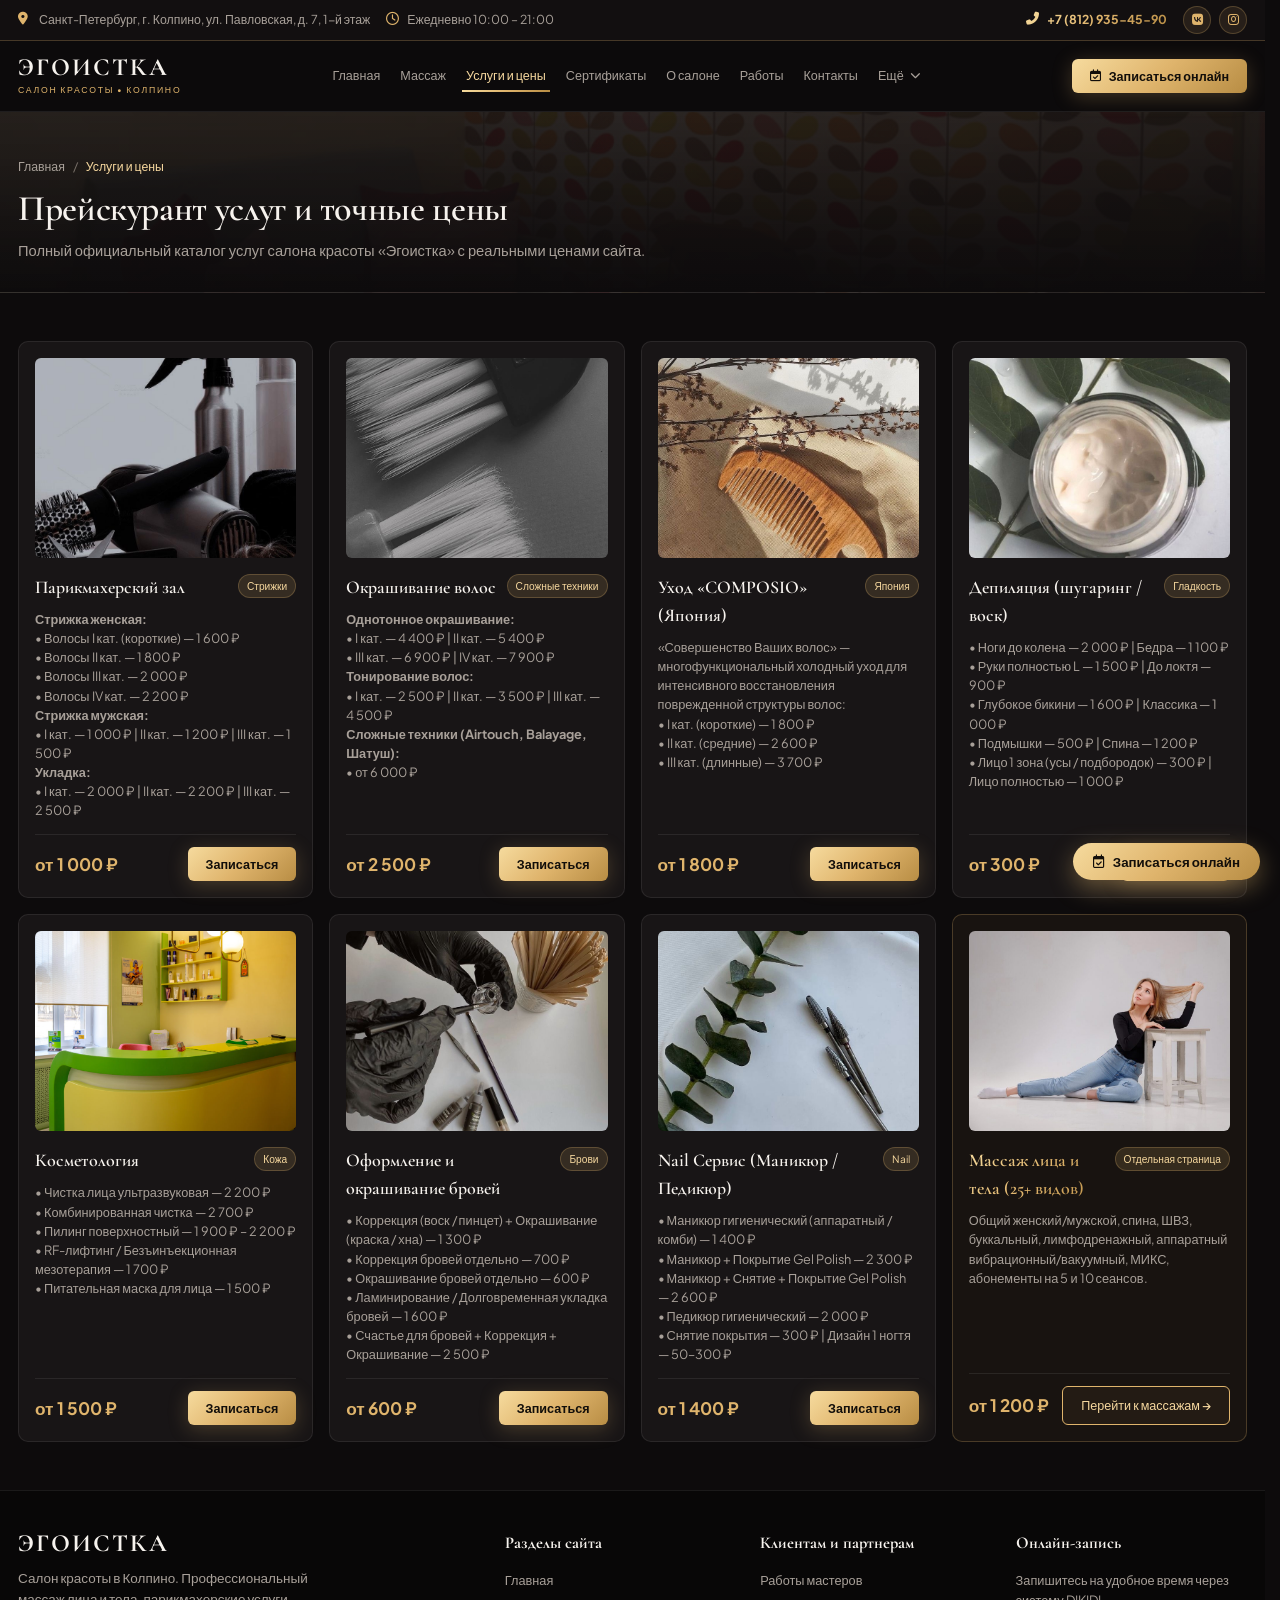
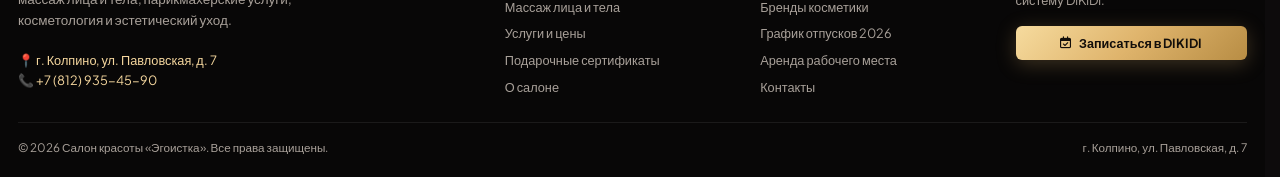
<file: services.html>
<!DOCTYPE html>
<html lang="ru">
<head>
  <meta charset="UTF-8">
  <meta name="viewport" content="width=device-width, initial-scale=1.0">
  <title>Услуги и цены — Салон красоты "Эгоистка" (Колпино)</title>
  <meta name="description" content="Полный прейскурант услуг и точные цены салона красоты Эгоистка в Колпино. Женские и мужские стрижки, окрашивание Airtouch/Balayage, уход COMPOSIO Япония, депиляция, косметология, nail-сервис, брови. Телефон: +7 (812) 935-45-90.">
  
  <link rel="stylesheet" href="https://cdnjs.cloudflare.com/ajax/libs/font-awesome/6.4.0/css/all.min.css">
  <link rel="stylesheet" href="style.css">
  <script src="app.js" defer></script>
</head>
<body>

  <!-- Top Contact & Social Bar -->
  <div class="top-bar">
    <div class="container top-bar-inner">
      <div class="top-bar-info">
        <div class="top-bar-item">
          <i class="fas fa-map-marker-alt"></i>
          <span>Санкт-Петербург, г. Колпино, ул. Павловская, д. 7, 1-й этаж</span>
        </div>
        <div class="top-bar-item">
          <i class="far fa-clock"></i>
          <span>Ежедневно 10:00 – 21:00</span>
        </div>
      </div>
      <div class="top-bar-info">
        <a href="tel:+78129354590" class="top-bar-item gold-text" style="font-weight: 700;">
          <i class="fas fa-phone-alt"></i> +7 (812) 935-45-90
        </a>
        <div class="social-links">
          <a href="https://vk.com/egoistka_kolpino" target="_blank" class="social-icon" title="ВКонтакте">
            <i class="fab fa-vk"></i>
          </a>
          <a href="https://www.instagram.com/salon_egoistcka" target="_blank" class="social-icon" title="Instagram">
            <i class="fab fa-instagram"></i>
          </a>
        </div>
      </div>
    </div>
  </div>

  <!-- Header Navigation -->
  <header class="header">
    <div class="container header-inner">
      <a href="index.html" class="logo-brand">
        <span class="logo-title">ЭГОИСТКА</span>
        <span class="logo-sub">САЛОН КРАСОТЫ • КОЛПИНО</span>
      </a>

      <nav>
        <ul class="nav-menu">
          <li><a href="index.html" class="nav-link">Главная</a></li>
          <li><a href="massazh-lica-i-tela.html" class="nav-link">Массаж</a></li>
          <li><a href="services.html" class="nav-link active">Услуги и цены</a></li>
          <li><a href="bonusy.html" class="nav-link">Сертификаты</a></li>
          <li><a href="nash-salon.html" class="nav-link">О салоне</a></li>
          <li><a href="raboty.html" class="nav-link">Работы</a></li>
          <li><a href="contacts.html" class="nav-link">Контакты</a></li>
          <li class="nav-dropdown">
            <a href="#" class="nav-link">Ещё <i class="fas fa-chevron-down" style="font-size: 0.7rem; margin-left: 2px;"></i></a>
            <ul class="dropdown-menu">
              <li class="dropdown-item"><a href="brendy.html"><i class="fas fa-award"></i> Бренды косметики</a></li>
              <li class="dropdown-item"><a href="grafik-otpuskov.html"><i class="far fa-calendar-alt"></i> График отпусков 2026</a></li>
              <li class="dropdown-item"><a href="arenda-rabochego-mesta.html"><i class="fas fa-chair"></i> Аренда рабочего места</a></li>
            </ul>
          </li>
        </ul>
      </nav>

      <button class="btn-primary btn-dikidi">
        <i class="far fa-calendar-check"></i> Записаться онлайн
      </button>

      <div class="mobile-toggle">
        <span></span>
        <span></span>
        <span></span>
      </div>
    </div>
  </header>

  <main>
    <div class="page-hero">
      <div class="container">
        <div class="breadcrumbs">
          <a href="index.html">Главная</a>
          <span>/</span>
          <span style="color: var(--gold-light);">Услуги и цены</span>
        </div>
        <h1 class="page-title serif-title">Прейскурант услуг и точные цены</h1>
        <p class="page-subtitle">Полный официальный каталог услуг салона красоты «Эгоистка» с реальными ценами сайта.</p>
      </div>
    </div>

    <section class="section">
      <div class="container">
        <div class="services-grid">

          <!-- Hair Salon -->
          <div class="service-card">
            <div style="border-radius: var(--radius-sm); overflow: hidden; height: 200px; margin-bottom: 16px;">
              <img src="assets/orig/parikmaher.jpg" alt="Парикмахерский зал" style="width: 100%; height: 100%; object-fit: cover;">
            </div>
            <div class="service-header">
              <h3 class="service-name">Парикмахерский зал</h3>
              <span class="service-badge">Стрижки</span>
            </div>
            <div class="service-desc">
              <strong>Стрижка женская:</strong><br>
              • Волосы I кат. (короткие) — 1 600 ₽<br>
              • Волосы II кат. — 1 800 ₽<br>
              • Волосы III кат. — 2 000 ₽<br>
              • Волосы IV кат. — 2 200 ₽<br>
              <strong>Стрижка мужская:</strong><br>
              • I кат. — 1 000 ₽ | II кат. — 1 200 ₽ | III кат. — 1 500 ₽<br>
              <strong>Укладка:</strong><br>
              • I кат. — 2 000 ₽ | II кат. — 2 200 ₽ | III кат. — 2 500 ₽
            </div>
            <div class="service-footer">
              <span class="service-price">от 1 000 ₽</span>
              <button class="btn-primary btn-dikidi">Записаться</button>
            </div>
          </div>

          <!-- Hair Coloring -->
          <div class="service-card">
            <div style="border-radius: var(--radius-sm); overflow: hidden; height: 200px; margin-bottom: 16px;">
              <img src="assets/orig/okrashivanie.jpg" alt="Окрашивание волос" style="width: 100%; height: 100%; object-fit: cover;">
            </div>
            <div class="service-header">
              <h3 class="service-name">Окрашивание волос</h3>
              <span class="service-badge">Сложные техники</span>
            </div>
            <div class="service-desc">
              <strong>Однотонное окрашивание:</strong><br>
              • I кат. — 4 400 ₽ | II кат. — 5 400 ₽<br>
              • III кат. — 6 900 ₽ | IV кат. — 7 900 ₽<br>
              <strong>Тонирование волос:</strong><br>
              • I кат. — 2 500 ₽ | II кат. — 3 500 ₽ | III кат. — 4 500 ₽<br>
              <strong>Сложные техники (Airtouch, Balayage, Шатуш):</strong><br>
              • от 6 000 ₽
            </div>
            <div class="service-footer">
              <span class="service-price">от 2 500 ₽</span>
              <button class="btn-primary btn-dikidi">Записаться</button>
            </div>
          </div>

          <!-- Hair Care COMPOSIO -->
          <div class="service-card">
            <div style="border-radius: var(--radius-sm); overflow: hidden; height: 200px; margin-bottom: 16px;">
              <img src="assets/orig/uhod.jpg" alt="Уход COMPOSIO Япония" style="width: 100%; height: 100%; object-fit: cover;">
            </div>
            <div class="service-header">
              <h3 class="service-name">Уход «COMPOSIO» (Япония)</h3>
              <span class="service-badge">Япония</span>
            </div>
            <div class="service-desc">
              «Совершенство Ваших волос» — многофункциональный холодный уход для интенсивного восстановления поврежденной структуры волос:<br>
              • I кат. (короткие) — 1 800 ₽<br>
              • II кат. (средние) — 2 600 ₽<br>
              • III кат. (длинные) — 3 700 ₽
            </div>
            <div class="service-footer">
              <span class="service-price">от 1 800 ₽</span>
              <button class="btn-primary btn-dikidi">Записаться</button>
            </div>
          </div>

          <!-- Depilation -->
          <div class="service-card">
            <div style="border-radius: var(--radius-sm); overflow: hidden; height: 200px; margin-bottom: 16px;">
              <img src="assets/orig/kosmetologia.jpg" alt="Депиляция Шугаринг Воск" style="width: 100%; height: 100%; object-fit: cover;">
            </div>
            <div class="service-header">
              <h3 class="service-name">Депиляция (шугаринг / воск)</h3>
              <span class="service-badge">Гладкость</span>
            </div>
            <div class="service-desc">
              • Ноги до колена — 2 000 ₽ | Бедра — 1 100 ₽<br>
              • Руки полностью L — 1 500 ₽ | До локтя — 900 ₽<br>
              • Глубокое бикини — 1 600 ₽ | Классика — 1 000 ₽<br>
              • Подмышки — 500 ₽ | Спина — 1 200 ₽<br>
              • Лицо 1 зона (усы / подбородок) — 300 ₽ | Лицо полностью — 1 000 ₽
            </div>
            <div class="service-footer">
              <span class="service-price">от 300 ₽</span>
              <button class="btn-primary btn-dikidi">Записаться</button>
            </div>
          </div>

          <!-- Cosmetology -->
          <div class="service-card">
            <div style="border-radius: var(--radius-sm); overflow: hidden; height: 200px; margin-bottom: 16px;">
              <img src="assets/orig/salon3.jpg" alt="Косметология" style="width: 100%; height: 100%; object-fit: cover;">
            </div>
            <div class="service-header">
              <h3 class="service-name">Косметология</h3>
              <span class="service-badge">Кожа</span>
            </div>
            <div class="service-desc">
              • Чистка лица ультразвуковая — 2 200 ₽<br>
              • Комбинированная чистка — 2 700 ₽<br>
              • Пилинг поверхностный — 1 900 ₽ – 2 200 ₽<br>
              • RF-лифтинг / Безъинъекционная мезотерапия — 1 700 ₽<br>
              • Питательная маска для лица — 1 500 ₽
            </div>
            <div class="service-footer">
              <span class="service-price">от 1 500 ₽</span>
              <button class="btn-primary btn-dikidi">Записаться</button>
            </div>
          </div>

          <!-- Eyebrows -->
          <div class="service-card">
            <div style="border-radius: var(--radius-sm); overflow: hidden; height: 200px; margin-bottom: 16px;">
              <img src="assets/orig/brovi.jpg" alt="Оформление и окрашивание бровей" style="width: 100%; height: 100%; object-fit: cover;">
            </div>
            <div class="service-header">
              <h3 class="service-name">Оформление и окрашивание бровей</h3>
              <span class="service-badge">Брови</span>
            </div>
            <div class="service-desc">
              • Коррекция (воск / пинцет) + Окрашивание (краска / хна) — 1 300 ₽<br>
              • Коррекция бровей отдельно — 700 ₽<br>
              • Окрашивание бровей отдельно — 600 ₽<br>
              • Ламинирование / Долговременная укладка бровей — 1 600 ₽<br>
              • Счастье для бровей + Коррекция + Окрашивание — 2 500 ₽
            </div>
            <div class="service-footer">
              <span class="service-price">от 600 ₽</span>
              <button class="btn-primary btn-dikidi">Записаться</button>
            </div>
          </div>

          <!-- Nail Service -->
          <div class="service-card">
            <div style="border-radius: var(--radius-sm); overflow: hidden; height: 200px; margin-bottom: 16px;">
              <img src="assets/orig/manikjur.jpg" alt="Nail Сервис" style="width: 100%; height: 100%; object-fit: cover;">
            </div>
            <div class="service-header">
              <h3 class="service-name">Nail Сервис (Маникюр / Педикюр)</h3>
              <span class="service-badge">Nail</span>
            </div>
            <div class="service-desc">
              • Маникюр гигиенический (аппаратный / комби) — 1 400 ₽<br>
              • Маникюр + Покрытие Gel Polish — 2 300 ₽<br>
              • Маникюр + Снятие + Покрытие Gel Polish — 2 600 ₽<br>
              • Педикюр гигиенический — 2 000 ₽<br>
              • Снятие покрытия — 300 ₽ | Дизайн 1 ногтя — 50–300 ₽
            </div>
            <div class="service-footer">
              <span class="service-price">от 1 400 ₽</span>
              <button class="btn-primary btn-dikidi">Записаться</button>
            </div>
          </div>

          <!-- Featured Massage Card -->
          <div class="service-card" style="border-color: var(--border-gold); background: rgba(223, 180, 108, 0.05);">
            <div style="border-radius: var(--radius-sm); overflow: hidden; height: 200px; margin-bottom: 16px;">
              <img src="assets/orig/massage1.jpg" alt="Массаж лица и тела" style="width: 100%; height: 100%; object-fit: cover;">
            </div>
            <div class="service-header">
              <h3 class="service-name gold-text">Массаж лица и тела (25+ видов)</h3>
              <span class="service-badge">Отдельная страница</span>
            </div>
            <p class="service-desc">
              Общий женский/мужской, спина, ШВЗ, буккальный, лимфодренажный, аппаратный вибрационный/вакуумный, МИКС, абонементы на 5 и 10 сеансов.
            </p>
            <div class="service-footer">
              <span class="service-price">от 1 200 ₽</span>
              <a href="massazh-lica-i-tela.html" class="btn-outline">Перейти к массажам &rarr;</a>
            </div>
          </div>

        </div>
      </div>
    </section>
  </main>

  <footer class="footer">
    <div class="container">
      <div class="footer-grid">
        <div>
          <div class="logo-title serif-title" style="margin-bottom: 12px;">ЭГОИСТКА</div>
          <p style="color: var(--text-muted); font-size: 0.9rem; max-width: 320px; margin-bottom: 20px;">
            Салон красоты в Колпино. Профессиональный массаж лица и тела, парикмахерские услуги, косметология и эстетический уход.
          </p>
          <div style="font-size: 0.85rem; color: var(--gold-light);">
            📍 г. Колпино, ул. Павловская, д. 7<br>
            📞 +7 (812) 935-45-90
          </div>
        </div>

        <div>
          <h4 class="footer-col-title">Разделы сайта</h4>
          <ul class="footer-links">
            <li><a href="index.html">Главная</a></li>
            <li><a href="massazh-lica-i-tela.html">Массаж лица и тела</a></li>
            <li><a href="services.html">Услуги и цены</a></li>
            <li><a href="bonusy.html">Подарочные сертификаты</a></li>
            <li><a href="nash-salon.html">О салоне</a></li>
          </ul>
        </div>

        <div>
          <h4 class="footer-col-title">Клиентам и партнерам</h4>
          <ul class="footer-links">
            <li><a href="raboty.html">Работы мастеров</a></li>
            <li><a href="brendy.html">Бренды косметики</a></li>
            <li><a href="grafik-otpuskov.html">График отпусков 2026</a></li>
            <li><a href="arenda-rabochego-mesta.html">Аренда рабочего места</a></li>
            <li><a href="contacts.html">Контакты</a></li>
          </ul>
        </div>

        <div>
          <h4 class="footer-col-title">Онлайн-запись</h4>
          <p style="font-size: 0.85rem; color: var(--text-muted); margin-bottom: 16px;">Запишитесь на удобное время через систему DIKIDI.</p>
          <button class="btn-primary btn-dikidi" style="width: 100%; justify-content: center;"><i class="far fa-calendar-check"></i> Записаться в DIKIDI</button>
        </div>
      </div>

      <div class="footer-bottom">
        <div>© 2026 Салон красоты «Эгоистка». Все права защищены.</div>
        <div>г. Колпино, ул. Павловская, д. 7</div>
      </div>
    </div>
  </footer>

  <button class="floating-booking btn-dikidi"><i class="far fa-calendar-check"></i> Записаться онлайн</button>

  <div id="dikidiModal" class="modal-overlay">
    <div class="modal-content">
      <div class="modal-header">
        <h3 class="serif-title gold-text" style="font-size: 1.4rem;">Онлайн-запись в салон «Эгоистка»</h3>
        <button class="modal-close">&times;</button>
      </div>
      <div class="modal-body">
        <iframe id="dikidiIframe" src="https://dikidi.net/#widget=51285" title="DIKIDI Booking Widget"></iframe>
      </div>
    </div>
  </div>

</body>
</html>
</file>
<file: style.css>
/* ==========================================================================
   Салон красоты «Эгоистка» — Премиальный практичный дизайн (Multi-page & Mobile-First)
   ========================================================================== */

@import url('https://fonts.googleapis.com/css2?family=Cormorant+Garamond:ital,wght@0,400;0,500;0,600;0,700;1,400;1,600&family=Plus+Jakarta+Sans:wght@300;400;500;600;700&display=swap');

:root {
  /* Colors */
  --bg-dark: #0d0b0c;
  --bg-surface: #171415;
  --bg-card: rgba(28, 24, 25, 0.85);
  --bg-card-hover: rgba(42, 36, 38, 0.95);
  
  --gold-primary: #dfb46c;
  --gold-light: #f5d79e;
  --gold-dark: #b88d44;
  --gold-gradient: linear-gradient(135deg, #f6db9e 0%, #dfb46c 50%, #b88d44 100%);
  --gold-glow: 0 0 25px rgba(223, 180, 108, 0.2);
  
  --text-main: #f7f3ee;
  --text-muted: #a8a099;
  --text-dim: #787069;
  
  --border-gold: rgba(223, 180, 108, 0.25);
  --border-light: rgba(255, 255, 255, 0.08);
  
  /* Fonts */
  --font-serif: 'Cormorant Garamond', Georgia, serif;
  --font-sans: 'Plus Jakarta Sans', -apple-system, BlinkMacSystemFont, sans-serif;

  /* Layout */
  --container-max: 1360px;
  --radius-lg: 14px;
  --radius-md: 10px;
  --radius-sm: 6px;
  --transition-smooth: all 0.25s cubic-bezier(0.16, 1, 0.3, 1);
}

/* Reset & Mobile Overflow Prevention */
*, *::before, *::after {
  box-sizing: border-box;
  margin: 0;
  padding: 0;
  max-width: 100%;
}

html {
  width: 100%;
  max-width: 100vw;
  overflow-x: hidden !important;
  overflow-y: scroll !important; /* Force scrollbar track to prevent layout twitching/shifting when filtering */
  scrollbar-gutter: stable;
  scroll-behavior: smooth;
  font-size: 15px;
  background-color: var(--bg-dark);
  color: var(--text-main);
  font-family: var(--font-sans);
}

body {
  line-height: 1.55;
  display: flex;
  flex-direction: column;
  min-height: 100vh;
  width: 100%;
  max-width: 100vw;
  overflow-x: hidden !important;
}

main {
  flex-grow: 1;
  width: 100%;
}

a {
  color: inherit;
  text-decoration: none;
  transition: var(--transition-smooth);
}

button {
  font-family: inherit;
  border: none;
  outline: none;
  background: none;
  cursor: pointer;
}

img {
  max-width: 100%;
  height: auto;
  display: block;
}

/* Containers */
.container {
  width: 100%;
  max-width: var(--container-max);
  margin: 0 auto;
  padding: 0 18px;
}

.gold-text {
  background: var(--gold-gradient);
  -webkit-background-clip: text;
  -webkit-text-fill-color: transparent;
}

.serif-title {
  font-family: var(--font-serif);
  font-weight: 600;
  letter-spacing: -0.01em;
}

/* Page Header & Breadcrumbs */
.page-hero {
  background: linear-gradient(180deg, rgba(23, 20, 21, 0.9) 0%, var(--bg-dark) 100%),
              url('assets/orig/salon1.jpg') center/cover no-repeat;
  padding: 45px 0 30px;
  border-bottom: 1px solid var(--border-light);
  position: relative;
  width: 100%;
}

.breadcrumbs {
  display: flex;
  align-items: center;
  gap: 8px;
  font-size: 0.82rem;
  color: var(--text-muted);
  margin-bottom: 12px;
  flex-wrap: wrap;
}

.breadcrumbs a:hover {
  color: var(--gold-primary);
}

.breadcrumbs span {
  color: var(--text-dim);
}

.page-title {
  font-size: 2.4rem;
  line-height: 1.15;
  margin-bottom: 10px;
  word-wrap: break-word;
}

.page-subtitle {
  color: var(--text-muted);
  font-size: 0.98rem;
  max-width: 650px;
}

/* Top Notification / Contact Bar */
.top-bar {
  background: #120f10;
  border-bottom: 1px solid var(--border-gold);
  padding: 6px 0;
  font-size: 0.82rem;
  color: var(--text-muted);
  position: relative;
  z-index: 1001;
  width: 100%;
}

.top-bar-inner {
  display: flex;
  justify-content: space-between;
  align-items: center;
  flex-wrap: wrap;
  gap: 8px;
}

.top-bar-info {
  display: flex;
  gap: 16px;
  align-items: center;
  flex-wrap: wrap;
}

.top-bar-item {
  display: flex;
  align-items: center;
  gap: 6px;
}

/* Strict constraint for top bar icons to prevent giant icons */
.top-bar-item svg,
.top-bar-item i {
  width: 15px !important;
  height: 15px !important;
  max-width: 15px !important;
  max-height: 15px !important;
  font-size: 13px !important;
  color: var(--gold-primary);
  flex-shrink: 0;
  display: inline-block;
  vertical-align: middle;
}

.social-links {
  display: flex;
  gap: 8px;
  align-items: center;
}

.social-icon {
  width: 28px;
  height: 28px;
  border-radius: 50%;
  background: rgba(223, 180, 108, 0.1);
  display: flex;
  align-items: center;
  justify-content: center;
  color: var(--gold-primary);
  border: 1px solid var(--border-gold);
  font-size: 0.85rem;
  transition: var(--transition-smooth);
}

.social-icon i {
  width: auto !important;
  height: auto !important;
  font-size: 0.85rem !important;
}

.social-icon:hover {
  background: var(--gold-gradient);
  color: #120e0a;
  border-color: transparent;
  transform: translateY(-2px);
}

/* Header & Navigation */
.header {
  position: sticky;
  top: 0;
  left: 0;
  width: 100%;
  z-index: 1000;
  background: rgba(13, 11, 12, 0.96);
  backdrop-filter: blur(20px);
  -webkit-backdrop-filter: blur(20px);
  border-bottom: 1px solid var(--border-light);
}

.header-inner {
  display: flex;
  align-items: center;
  justify-content: space-between;
  height: 70px;
  gap: 14px;
}

.logo-brand {
  display: flex;
  flex-direction: column;
  flex-shrink: 0;
}

.logo-title {
  font-family: var(--font-serif);
  font-size: 1.65rem;
  font-weight: 700;
  letter-spacing: 0.08em;
  text-transform: uppercase;
  color: var(--text-main);
  line-height: 1;
}

.logo-sub {
  font-size: 0.58rem;
  letter-spacing: 0.2em;
  text-transform: uppercase;
  color: var(--gold-primary);
  margin-top: 3px;
}

/* Navigation Menu */
.nav-menu {
  display: flex;
  gap: 12px;
  list-style: none;
  align-items: center;
}

.nav-link {
  font-size: 0.84rem;
  font-weight: 500;
  color: var(--text-muted);
  position: relative;
  padding: 6px 4px;
  white-space: nowrap;
  display: inline-flex;
  align-items: center;
  gap: 4px;
}

.nav-link:hover,
.nav-link.active {
  color: var(--gold-light);
}

.nav-link.active::after {
  content: '';
  position: absolute;
  bottom: 0;
  left: 0;
  width: 100%;
  height: 2px;
  background: var(--gold-gradient);
}

/* Hide mobile-only button on desktop */
.mobile-only-btn {
  display: none !important;
}

/* Dropdown Menu */
.nav-dropdown {
  position: relative;
}

.dropdown-menu {
  position: absolute;
  top: 100%;
  left: 0;
  background: var(--bg-surface);
  border: 1px solid var(--border-gold);
  border-radius: var(--radius-sm);
  padding: 8px 0;
  min-width: 190px;
  box-shadow: 0 10px 30px rgba(0,0,0,0.8);
  opacity: 0;
  visibility: hidden;
  transform: translateY(10px);
  transition: var(--transition-smooth);
  list-style: none;
}

.nav-dropdown:hover .dropdown-menu {
  opacity: 1;
  visibility: visible;
  transform: translateY(0);
}

.dropdown-item a {
  display: block;
  padding: 8px 16px;
  font-size: 0.84rem;
  color: var(--text-muted);
  white-space: nowrap;
}

.dropdown-item a:hover {
  background: rgba(223, 180, 108, 0.1);
  color: var(--gold-primary);
}

/* Buttons */
.btn-primary {
  background: var(--gold-gradient);
  color: #120e0a;
  font-weight: 700;
  font-size: 0.84rem;
  padding: 9px 18px;
  border-radius: var(--radius-sm);
  display: inline-flex;
  align-items: center;
  gap: 8px;
  transition: var(--transition-smooth);
  box-shadow: 0 4px 20px rgba(223, 180, 108, 0.25);
  white-space: nowrap;
  flex-shrink: 0;
}

.btn-primary:hover {
  transform: translateY(-2px);
  box-shadow: 0 8px 25px rgba(223, 180, 108, 0.45);
  filter: brightness(1.08);
}

.btn-outline {
  border: 1px solid var(--gold-primary);
  color: var(--gold-light);
  font-weight: 500;
  font-size: 0.84rem;
  padding: 9px 18px;
  border-radius: var(--radius-sm);
  display: inline-flex;
  align-items: center;
  gap: 8px;
  transition: var(--transition-smooth);
  background: rgba(223, 180, 108, 0.05);
  white-space: nowrap;
}

.btn-outline:hover {
  background: var(--gold-primary);
  color: var(--bg-dark);
  transform: translateY(-2px);
}

/* Sections */
.section {
  padding: 48px 0;
  position: relative;
  width: 100%;
}

.section-header {
  text-align: center;
  max-width: 720px;
  margin: 0 auto 32px;
}

.section-subtitle {
  text-transform: uppercase;
  font-size: 0.78rem;
  letter-spacing: 0.18em;
  color: var(--gold-primary);
  font-weight: 600;
  margin-bottom: 8px;
  display: block;
}

.section-title {
  font-size: 2.1rem;
  line-height: 1.15;
  margin-bottom: 10px;
}

.section-desc {
  color: var(--text-muted);
  font-size: 0.95rem;
}

/* Services & Cards Grid */
.services-grid {
  display: grid;
  grid-template-columns: repeat(auto-fill, minmax(270px, 1fr));
  gap: 16px;
  width: 100%;
}

.service-card {
  background: var(--bg-card);
  border: 1px solid var(--border-light);
  border-radius: var(--radius-md);
  padding: 16px;
  display: flex;
  flex-direction: column;
  justify-content: space-between;
  transition: var(--transition-smooth);
  width: 100%;
}

/* Hidden state for JS Tab Filtering */
.service-card.hidden,
.massage-card.hidden,
.work-item.hidden {
  display: none !important;
}

.service-card:hover {
  border-color: var(--border-gold);
  transform: translateY(-2px);
  background: var(--bg-card-hover);
  box-shadow: 0 6px 20px rgba(0, 0, 0, 0.35);
}

.service-header {
  display: flex;
  justify-content: space-between;
  align-items: flex-start;
  margin-bottom: 8px;
  gap: 8px;
}

.service-name {
  font-family: var(--font-serif);
  font-size: 1.2rem;
  font-weight: 600;
  color: var(--text-main);
}

.service-badge {
  font-size: 0.68rem;
  padding: 3px 8px;
  border-radius: 20px;
  background: rgba(223, 180, 108, 0.15);
  color: var(--gold-light);
  border: 1px solid var(--border-gold);
  white-space: nowrap;
}

.service-desc {
  font-size: 0.85rem;
  color: var(--text-muted);
  margin-bottom: 14px;
  flex-grow: 1;
  line-height: 1.5;
}

.service-footer {
  display: flex;
  align-items: center;
  justify-content: space-between;
  padding-top: 12px;
  border-top: 1px solid var(--border-light);
  gap: 8px;
  flex-wrap: wrap;
}

.service-price {
  font-size: 1.15rem;
  font-weight: 700;
  color: var(--gold-primary);
}

.service-action-btn {
  font-size: 0.82rem;
  font-weight: 600;
  color: var(--gold-light);
  display: flex;
  align-items: center;
  gap: 6px;
}

/* Category Filter Tabs */
.filter-tabs {
  display: flex;
  gap: 6px;
  justify-content: center;
  flex-wrap: wrap;
  margin-bottom: 24px;
  width: 100%;
}

.tab-btn {
  padding: 7px 16px;
  border-radius: 30px;
  background: var(--bg-card);
  border: 1px solid var(--border-light);
  color: var(--text-muted);
  font-size: 0.82rem;
  font-weight: 500;
  transition: var(--transition-smooth);
}

.tab-btn:hover,
.tab-btn.active {
  background: var(--gold-gradient);
  color: var(--bg-dark);
  border-color: transparent;
  font-weight: 600;
}

/* Tables for Schedules */
.table-container {
  overflow-x: auto;
  background: var(--bg-card);
  border: 1px solid var(--border-gold);
  border-radius: var(--radius-md);
  width: 100%;
  -webkit-overflow-scrolling: touch;
}

.custom-table {
  width: 100%;
  border-collapse: collapse;
  text-align: left;
  font-size: 0.88rem;
  min-width: 500px;
}

.custom-table th {
  background: rgba(223, 180, 108, 0.1);
  color: var(--gold-light);
  padding: 12px 14px;
  font-family: var(--font-serif);
  font-size: 1rem;
  border-bottom: 1px solid var(--border-gold);
}

.custom-table td {
  padding: 12px 14px;
  border-bottom: 1px solid var(--border-light);
  color: var(--text-muted);
}

/* Mobile Toggle */
.mobile-toggle {
  display: none;
  flex-direction: column;
  gap: 5px;
  padding: 8px;
  cursor: pointer;
  z-index: 1002;
}

.mobile-toggle span {
  width: 22px;
  height: 2px;
  background: var(--gold-light);
  transition: var(--transition-smooth);
}

/* Floating Booking */
.floating-booking {
  position: fixed;
  bottom: 20px;
  right: 20px;
  z-index: 999;
  background: var(--gold-gradient);
  color: #120e0a;
  font-weight: 700;
  padding: 10px 20px;
  border-radius: 40px;
  display: flex;
  align-items: center;
  gap: 8px;
  box-shadow: 0 8px 25px rgba(223, 180, 108, 0.4);
}

/* DIKIDI Modal */
.modal-overlay {
  position: fixed;
  inset: 0;
  background: rgba(0, 0, 0, 0.85);
  backdrop-filter: blur(12px);
  z-index: 2000;
  display: flex;
  align-items: center;
  justify-content: center;
  padding: 14px;
  opacity: 0;
  pointer-events: none;
  transition: var(--transition-smooth);
}

.modal-overlay.active {
  opacity: 1;
  pointer-events: auto;
}

.modal-content {
  background: var(--bg-surface);
  border: 1px solid var(--border-gold);
  border-radius: var(--radius-lg);
  width: 100%;
  max-width: 850px;
  height: 85vh;
  display: flex;
  flex-direction: column;
  overflow: hidden;
}

.modal-header {
  padding: 14px 18px;
  border-bottom: 1px solid var(--border-light);
  display: flex;
  justify-content: space-between;
  align-items: center;
}

.modal-close {
  font-size: 1.4rem;
  color: var(--text-main);
}

.modal-body {
  flex-grow: 1;
}

.modal-body iframe {
  width: 100%;
  height: 100%;
  border: none;
}

/* Footer */
.footer {
  background: #080707;
  border-top: 1px solid var(--border-light);
  padding: 40px 0 20px;
  font-size: 0.85rem;
  color: var(--text-muted);
  width: 100%;
}

.footer-grid {
  display: grid;
  grid-template-columns: 2fr repeat(3, 1fr);
  gap: 24px;
  margin-bottom: 24px;
}

.footer-col-title {
  font-family: var(--font-serif);
  font-size: 1.1rem;
  color: var(--text-main);
  margin-bottom: 14px;
}

.footer-links {
  list-style: none;
  display: flex;
  flex-direction: column;
  gap: 7px;
}

.footer-bottom {
  border-top: 1px solid var(--border-light);
  padding-top: 16px;
  display: flex;
  justify-content: space-between;
  align-items: center;
  font-size: 0.78rem;
  flex-wrap: wrap;
  gap: 8px;
}

/* Mobile & Tablet Fine Tuning */
@media (max-width: 1100px) {
  .desktop-only-btn {
    display: none !important;
  }

  .mobile-only-btn {
    display: flex !important;
  }

  .nav-menu {
    display: none;
    position: fixed;
    top: 70px;
    left: 0;
    width: 100vw;
    height: calc(100vh - 70px);
    background: rgba(13, 11, 12, 0.98);
    backdrop-filter: blur(25px);
    -webkit-backdrop-filter: blur(25px);
    flex-direction: column;
    padding: 20px 16px;
    border-bottom: 1px solid var(--border-gold);
    align-items: stretch;
    gap: 12px;
    box-shadow: 0 10px 30px rgba(0,0,0,0.95);
    overflow-y: auto;
    z-index: 1005;
  }

  .nav-menu.active {
    display: flex;
  }

  .mobile-toggle {
    display: flex;
  }
}

@media (max-width: 768px) {
  .container {
    padding: 0 14px;
  }

  .page-hero {
    padding: 30px 0 20px !important;
  }

  h1, .page-title {
    font-size: 1.75rem !important;
    line-height: 1.25 !important;
    margin-bottom: 10px !important;
  }

  h2, .section-title {
    font-size: 1.45rem !important;
    line-height: 1.25 !important;
    margin-bottom: 10px !important;
  }

  .section-subtitle {
    font-size: 0.7rem !important;
    letter-spacing: 0.15em !important;
    margin-bottom: 6px !important;
  }

  .page-subtitle, .section-desc {
    font-size: 0.88rem !important;
    line-height: 1.45 !important;
  }

  .section {
    padding: 32px 0 !important;
  }

  .services-grid {
    grid-template-columns: 1fr !important;
    gap: 12px !important;
  }

  .service-card {
    padding: 14px !important;
  }

  .service-name {
    font-size: 1.12rem !important;
  }

  .service-desc {
    font-size: 0.82rem !important;
    line-height: 1.4 !important;
  }

  .footer-grid {
    grid-template-columns: 1fr;
    gap: 20px;
  }

  .floating-booking {
    bottom: 14px;
    right: 14px;
    padding: 9px 16px;
    font-size: 0.78rem;
  }
}
</file>
